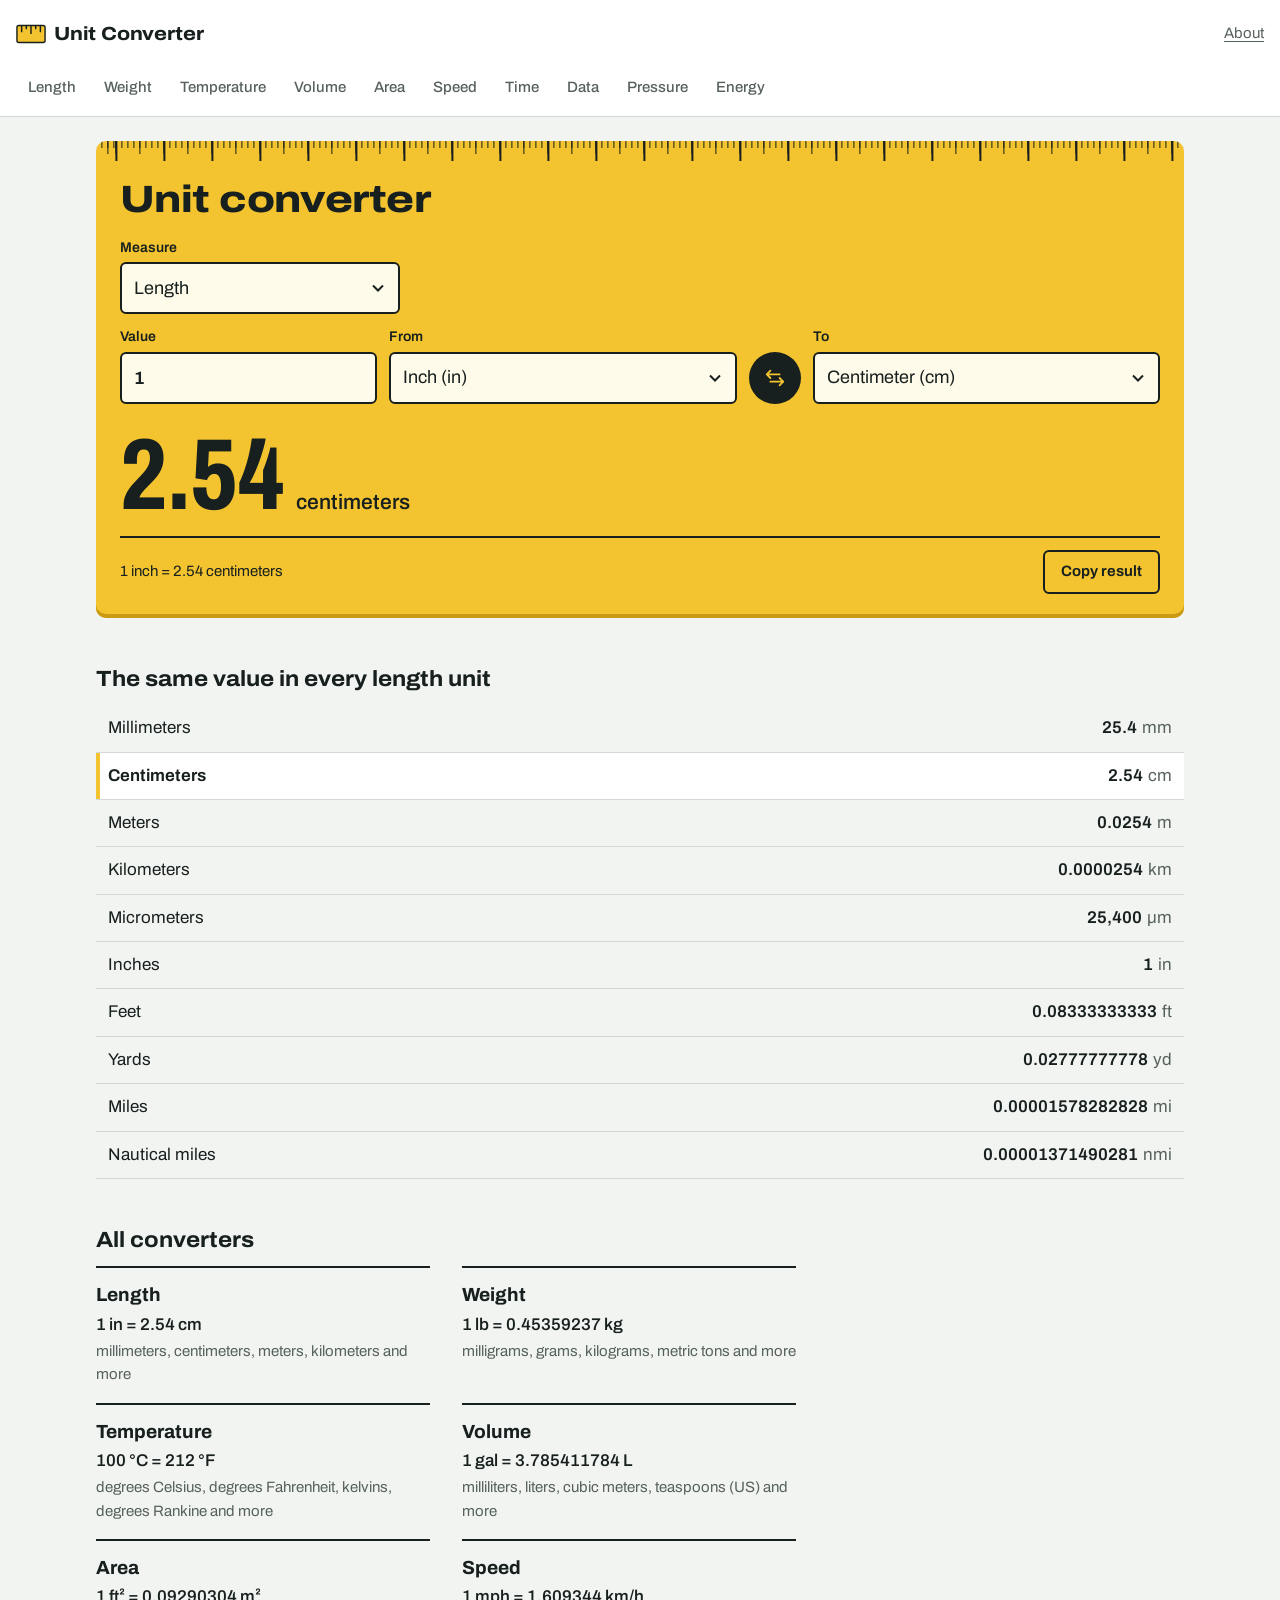
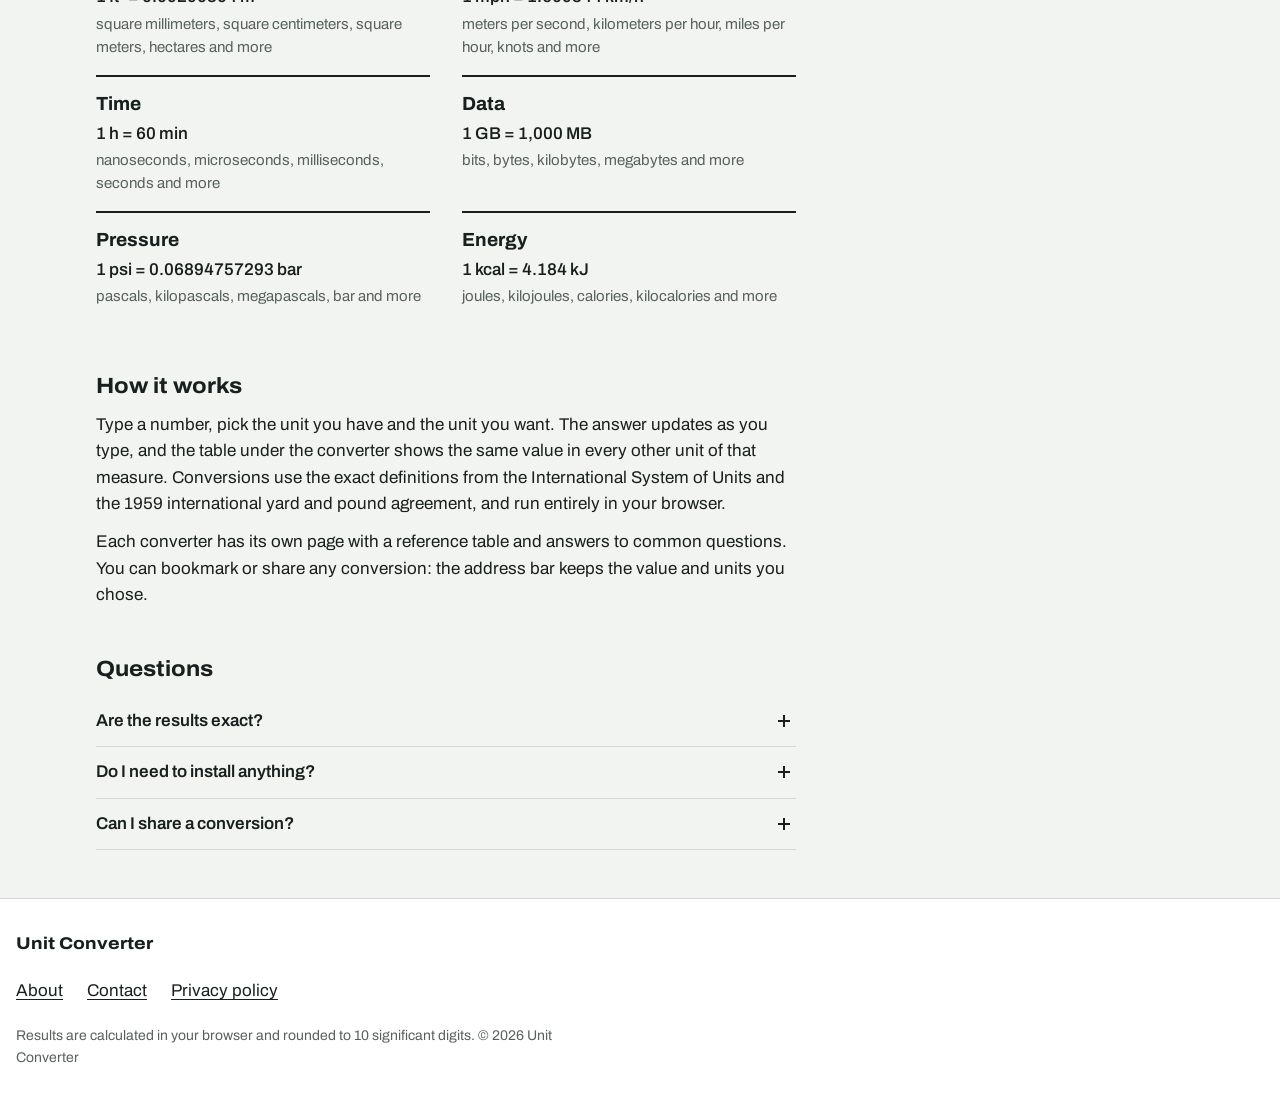
<file: public/index.html>
<!doctype html>
<html lang="en">
<head>
<meta charset="utf-8">
<meta name="viewport" content="width=device-width, initial-scale=1">
<title>Unit Converter: length, weight, temperature and more</title>
<meta name="description" content="Free online unit converter for length, weight, temperature, volume, area, speed, time, data, pressure and energy. Results update as you type.">
<link rel="canonical" href="https://allunitconvert.online/">
<meta property="og:title" content="Unit Converter: length, weight, temperature and more">
<meta property="og:description" content="Free online unit converter for length, weight, temperature, volume, area, speed, time, data, pressure and energy. Results update as you type.">
<meta property="og:type" content="website">
<meta property="og:url" content="https://allunitconvert.online/">
<meta name="theme-color" content="#F4C430">
<link rel="icon" href="favicon.svg" type="image/svg+xml">
<link rel="preconnect" href="https://fonts.googleapis.com">
<link rel="preconnect" href="https://fonts.gstatic.com" crossorigin>
<link rel="stylesheet" href="https://fonts.googleapis.com/css2?family=Archivo:wdth,wght@62..125,400..800&display=swap">
<link rel="stylesheet" href="assets/css/style.css">
<meta name="google-adsense-account" content="ca-pub-8884353000483064">
<script async src="https://pagead2.googlesyndication.com/pagead/js/adsbygoogle.js?client=ca-pub-8884353000483064" crossorigin="anonymous"></script>
<script src="assets/js/ads-config.js"></script>
<script>(function (c, h) {
  if (!c) return;
  var live = c.showPlaceholders === false, s = c.slots || {};
  if (live) h.classList.add("ads-live");
  if (!live || (c.adsenseClient && s["rail-left"])) h.classList.add("has-rail-left");
  if (!live || (c.adsenseClient && s["rail-right"])) h.classList.add("has-rail-right");
})(window.AD_CONFIG, document.documentElement);</script>
<script src="assets/js/ads.js" defer></script>
</head>
<body>
<a class="skip" href="#main">Skip to converter</a>
<header class="site-header">
  <div class="bar">
    <a class="logo" href="./"><svg class="logo-mark" viewBox="0 0 32 32" aria-hidden="true"><rect x="1" y="7" width="30" height="18" rx="2"/><path d="M6 7v7M11 7v4M16 7v9M21 7v4M26 7v7"/></svg><span>Unit Converter</span></a>
    <a class="header-link" href="about.html">About</a>
  </div>
  <nav class="cats" aria-label="Converters"><ul><li><a href="length/">Length</a></li><li><a href="weight/">Weight</a></li><li><a href="temperature/">Temperature</a></li><li><a href="volume/">Volume</a></li><li><a href="area/">Area</a></li><li><a href="speed/">Speed</a></li><li><a href="time/">Time</a></li><li><a href="data/">Data</a></li><li><a href="pressure/">Pressure</a></li><li><a href="energy/">Energy</a></li></ul></nav>
</header>
<div class="ad-band ad-band-top"><div class="ad ad-top-banner " data-ad="top-banner" data-size="728x90"><span class="ad-label">Advertisement</span><span class="ad-ph"><span class="ad-ph-wide">Top banner, 728 × 90</span><span class="ad-ph-narrow">Top banner, 320 × 100</span></span></div></div>
<div class="layout">
  <aside class="rail rail-left" aria-label="Advertisement"><div class="ad ad-rail-left " data-ad="rail-left" data-size="160x600"><span class="ad-label">Advertisement</span><span class="ad-ph"><span class="ad-ph-wide">Vertical banner, 160 × 600</span></span></div></aside>
  <main id="main">
<section class="tape" id="converter" data-category="length" aria-labelledby="cv-title">
  <div class="tape-ticks" aria-hidden="true"></div>
  <div class="tape-inner">
    <h1 id="cv-title">Unit converter</h1>
    <form class="tape-form" onsubmit="return false">
      <label class="field field-cat"><span>Measure</span><select id="cv-category"><option value="length" selected>Length</option><option value="weight">Weight</option><option value="temperature">Temperature</option><option value="volume">Volume</option><option value="area">Area</option><option value="speed">Speed</option><option value="time">Time</option><option value="data">Data</option><option value="pressure">Pressure</option><option value="energy">Energy</option></select></label>
      <label class="field field-value"><span>Value</span>
        <input id="cv-value" type="text" inputmode="decimal" autocomplete="off" spellcheck="false" value="1"></label>
      <label class="field field-from"><span>From</span><select id="cv-from"><option value="mm">Millimeter (mm)</option><option value="cm">Centimeter (cm)</option><option value="m">Meter (m)</option><option value="km">Kilometer (km)</option><option value="um">Micrometer (µm)</option><option value="in" selected>Inch (in)</option><option value="ft">Foot (ft)</option><option value="yd">Yard (yd)</option><option value="mi">Mile (mi)</option><option value="nmi">Nautical mile (nmi)</option></select></label>
      <button type="button" class="swap" id="cv-swap" aria-label="Swap units"><svg viewBox="0 0 24 24" aria-hidden="true"><path d="M7 4 3 8l4 4M3 8h14M17 20l4-4-4-4M21 16H7"/></svg></button>
      <label class="field field-to"><span>To</span><select id="cv-to"><option value="mm">Millimeter (mm)</option><option value="cm" selected>Centimeter (cm)</option><option value="m">Meter (m)</option><option value="km">Kilometer (km)</option><option value="um">Micrometer (µm)</option><option value="in">Inch (in)</option><option value="ft">Foot (ft)</option><option value="yd">Yard (yd)</option><option value="mi">Mile (mi)</option><option value="nmi">Nautical mile (nmi)</option></select></label>
    </form>
    <output class="result" id="cv-result" for="cv-value cv-from cv-to" aria-live="polite">
      <span class="result-num" id="cv-num">2.54</span>
      <span class="result-unit" id="cv-unit">centimeters</span>
    </output>
    <div class="tape-foot">
      <p class="formula" id="cv-formula">1 inch = 2.54 centimeters</p>
      <button type="button" class="copy" id="cv-copy">Copy result</button>
    </div>
  </div>
</section>
<section class="all-units" aria-labelledby="all-title">
  <h2 id="all-title">The same value in every length unit</h2>
  <table><tbody id="cv-all"></tbody></table>
</section>
<section class="ad-tiles" aria-label="Advertisements"><div class="ad ad-tile-1 " data-ad="tile-1" data-size="300x250"><span class="ad-label">Advertisement</span><span class="ad-ph"><span class="ad-ph-wide">Tile 1, 300 × 250</span></span></div><div class="ad ad-tile-2 " data-ad="tile-2" data-size="300x250"><span class="ad-label">Advertisement</span><span class="ad-ph"><span class="ad-ph-wide">Tile 2, 300 × 250</span></span></div><div class="ad ad-tile-3 tile-wide-only" data-ad="tile-3" data-size="300x250"><span class="ad-label">Advertisement</span><span class="ad-ph"><span class="ad-ph-wide">Tile 3, 300 × 250</span></span></div><div class="ad ad-tile-4 tile-wide-only" data-ad="tile-4" data-size="300x250"><span class="ad-label">Advertisement</span><span class="ad-ph"><span class="ad-ph-wide">Tile 4, 300 × 250</span></span></div></section>
<section class="prose" aria-labelledby="cats-title"><h2 id="cats-title">All converters</h2><ul class="cat-list"><li><a href="length/"><strong>Length</strong><span class="cat-ex">1 in = 2.54 cm</span><span class="cat-units">millimeters, centimeters, meters, kilometers and more</span></a></li><li><a href="weight/"><strong>Weight</strong><span class="cat-ex">1 lb = 0.45359237 kg</span><span class="cat-units">milligrams, grams, kilograms, metric tons and more</span></a></li><li><a href="temperature/"><strong>Temperature</strong><span class="cat-ex">100 °C = 212 °F</span><span class="cat-units">degrees Celsius, degrees Fahrenheit, kelvins, degrees Rankine and more</span></a></li><li><a href="volume/"><strong>Volume</strong><span class="cat-ex">1 gal = 3.785411784 L</span><span class="cat-units">milliliters, liters, cubic meters, teaspoons (US) and more</span></a></li><li><a href="area/"><strong>Area</strong><span class="cat-ex">1 ft² = 0.09290304 m²</span><span class="cat-units">square millimeters, square centimeters, square meters, hectares and more</span></a></li><li><a href="speed/"><strong>Speed</strong><span class="cat-ex">1 mph = 1.609344 km/h</span><span class="cat-units">meters per second, kilometers per hour, miles per hour, knots and more</span></a></li><li><a href="time/"><strong>Time</strong><span class="cat-ex">1 h = 60 min</span><span class="cat-units">nanoseconds, microseconds, milliseconds, seconds and more</span></a></li><li><a href="data/"><strong>Data</strong><span class="cat-ex">1 GB = 1,000 MB</span><span class="cat-units">bits, bytes, kilobytes, megabytes and more</span></a></li><li><a href="pressure/"><strong>Pressure</strong><span class="cat-ex">1 psi = 0.06894757293 bar</span><span class="cat-units">pascals, kilopascals, megapascals, bar and more</span></a></li><li><a href="energy/"><strong>Energy</strong><span class="cat-ex">1 kcal = 4.184 kJ</span><span class="cat-units">joules, kilojoules, calories, kilocalories and more</span></a></li></ul></section>
<div class="ad-band ad-band-inline"><div class="ad ad-in-content " data-ad="in-content" data-size="728x90"><span class="ad-label">Advertisement</span><span class="ad-ph"><span class="ad-ph-wide">In-content banner, 728 × 90</span><span class="ad-ph-narrow">In-content banner, 320 × 100</span></span></div></div>
<section class="prose"><h2>How it works</h2><p>Type a number, pick the unit you have and the unit you want. The answer updates as you type, and the table under the converter shows the same value in every other unit of that measure. Conversions use the exact definitions from the International System of Units and the 1959 international yard and pound agreement, and run entirely in your browser.</p><p>Each converter has its own page with a reference table and answers to common questions. You can bookmark or share any conversion: the address bar keeps the value and units you chose.</p></section>
<section class="prose faq" aria-labelledby="faq-title"><h2 id="faq-title">Questions</h2><details><summary>Are the results exact?</summary><p>They are calculated from exact definitions and shown to 10 significant digits. Months and years in the time converter are calendar averages.</p></details><details><summary>Do I need to install anything?</summary><p>No. The converter works in any modern browser, on phones and desktops.</p></details><details><summary>Can I share a conversion?</summary><p>Yes. The page address updates with your value and units, so copy it from the address bar.</p></details></section>
  </main>
  <aside class="rail rail-right" aria-label="Advertisement"><div class="ad ad-rail-right " data-ad="rail-right" data-size="300x600"><span class="ad-label">Advertisement</span><span class="ad-ph"><span class="ad-ph-wide">Vertical banner, 300 × 600</span></span></div></aside>
</div>
<div class="ad-band ad-band-bottom"><div class="ad ad-bottom-banner " data-ad="bottom-banner" data-size="728x90"><span class="ad-label">Advertisement</span><span class="ad-ph"><span class="ad-ph-wide">Bottom banner, 728 × 90</span><span class="ad-ph-narrow">Bottom banner, 320 × 100</span></span></div></div>
<footer class="site-footer">
  <div class="footer-inner">
    <p class="footer-name">Unit Converter</p>
    <ul class="footer-links">
      <li><a href="about.html">About</a></li>
      <li><a href="contact.html">Contact</a></li>
      <li><a href="privacy.html">Privacy policy</a></li>
    </ul>
    <p class="footer-note">Results are calculated in your browser and rounded to 10 significant digits. &copy; 2026 Unit Converter</p>
  </div>
</footer>
<aside class="video-ad" id="video-ad" aria-label="Video advertisement" hidden>
  <div class="video-ad-head"><span class="ad-label">Advertisement</span>
    <button type="button" class="icon-btn" data-close-video aria-label="Close video ad">&times;</button></div>
  <div class="video-ad-body" data-ad="video" data-size="320x180"><span class="ad-ph">Video ad, 320 × 180</span></div>
</aside>
<div class="interstitial" id="interstitial" role="dialog" aria-modal="true" aria-label="Advertisement" hidden>
  <div class="interstitial-panel">
    <div class="interstitial-head"><span class="ad-label">Advertisement</span>
      <button type="button" class="continue-btn" data-close-interstitial>Continue to page</button></div>
    <div class="interstitial-body" data-ad="interstitial" data-size="fullscreen"><span class="ad-ph">Full-screen ad</span></div>
  </div>
</div>
<script src="assets/js/units.js"></script><script src="assets/js/converter.js"></script>
</body>
</html>
</file>
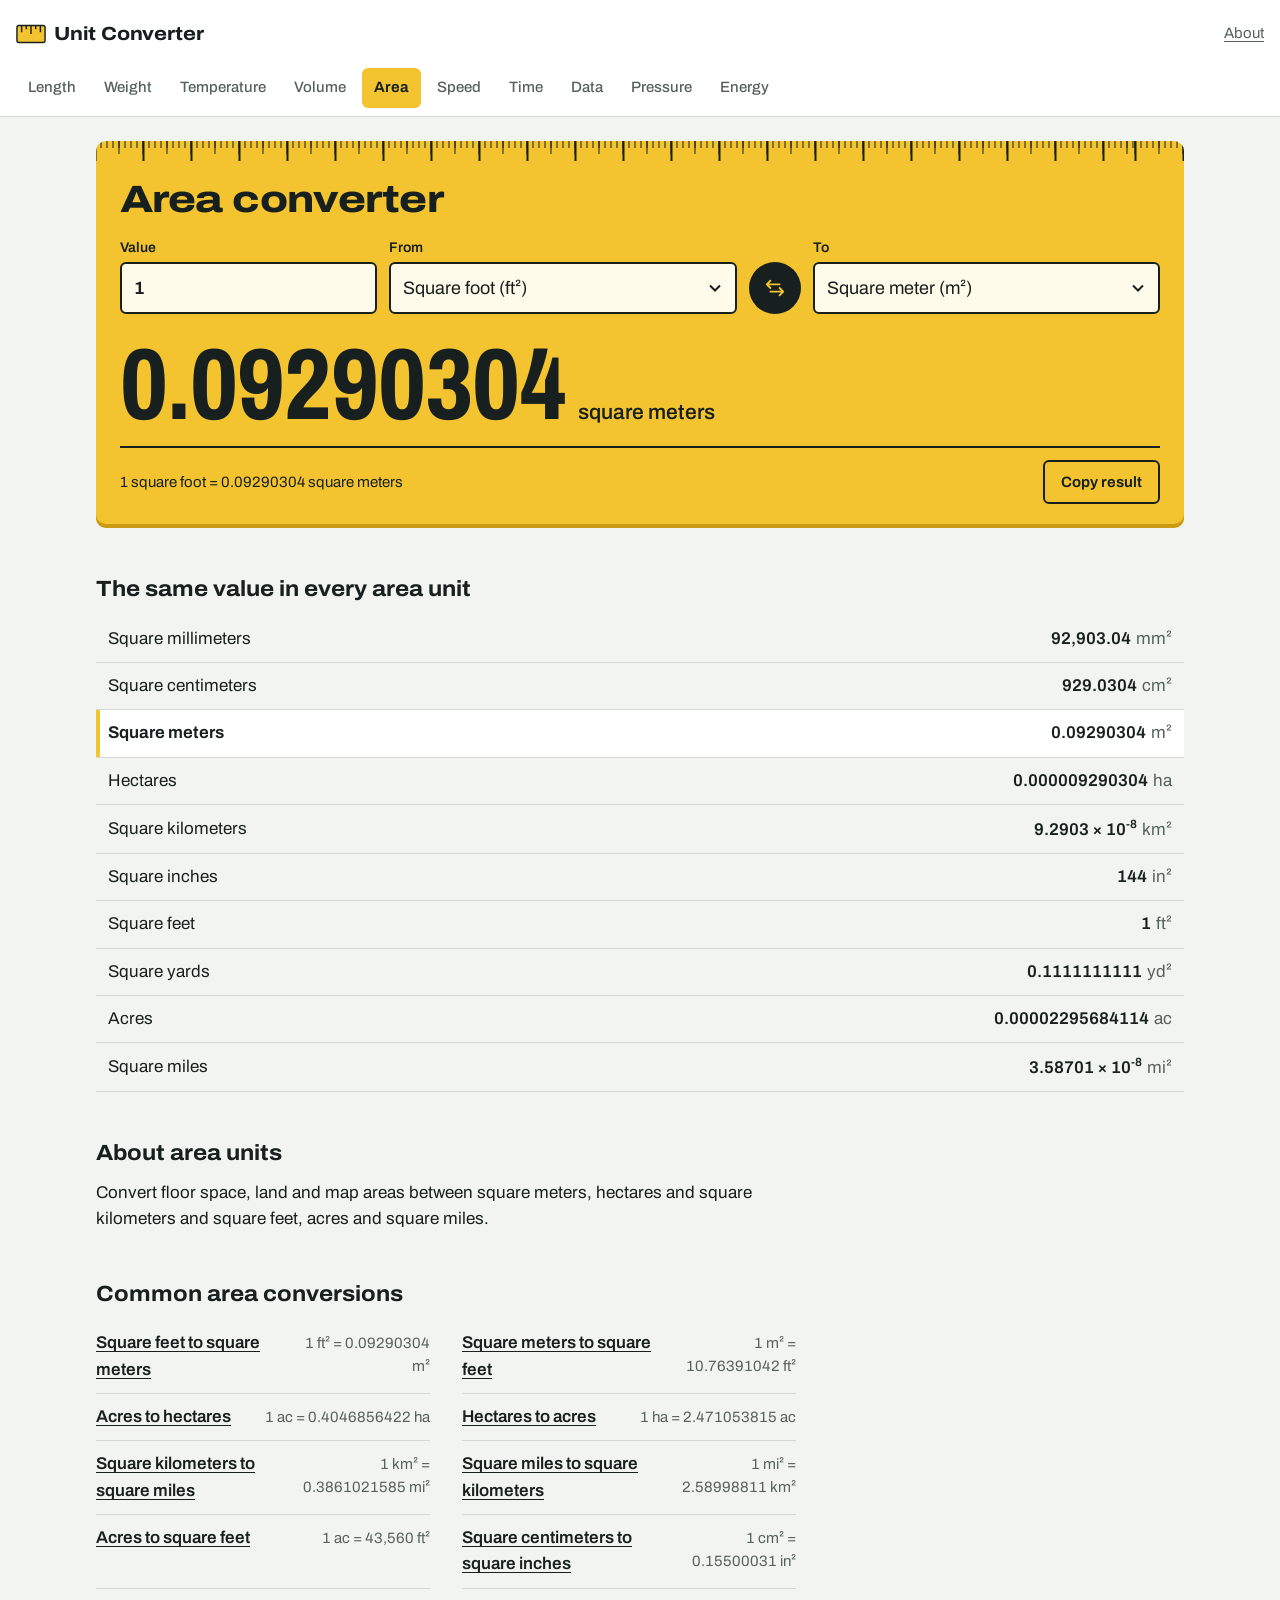
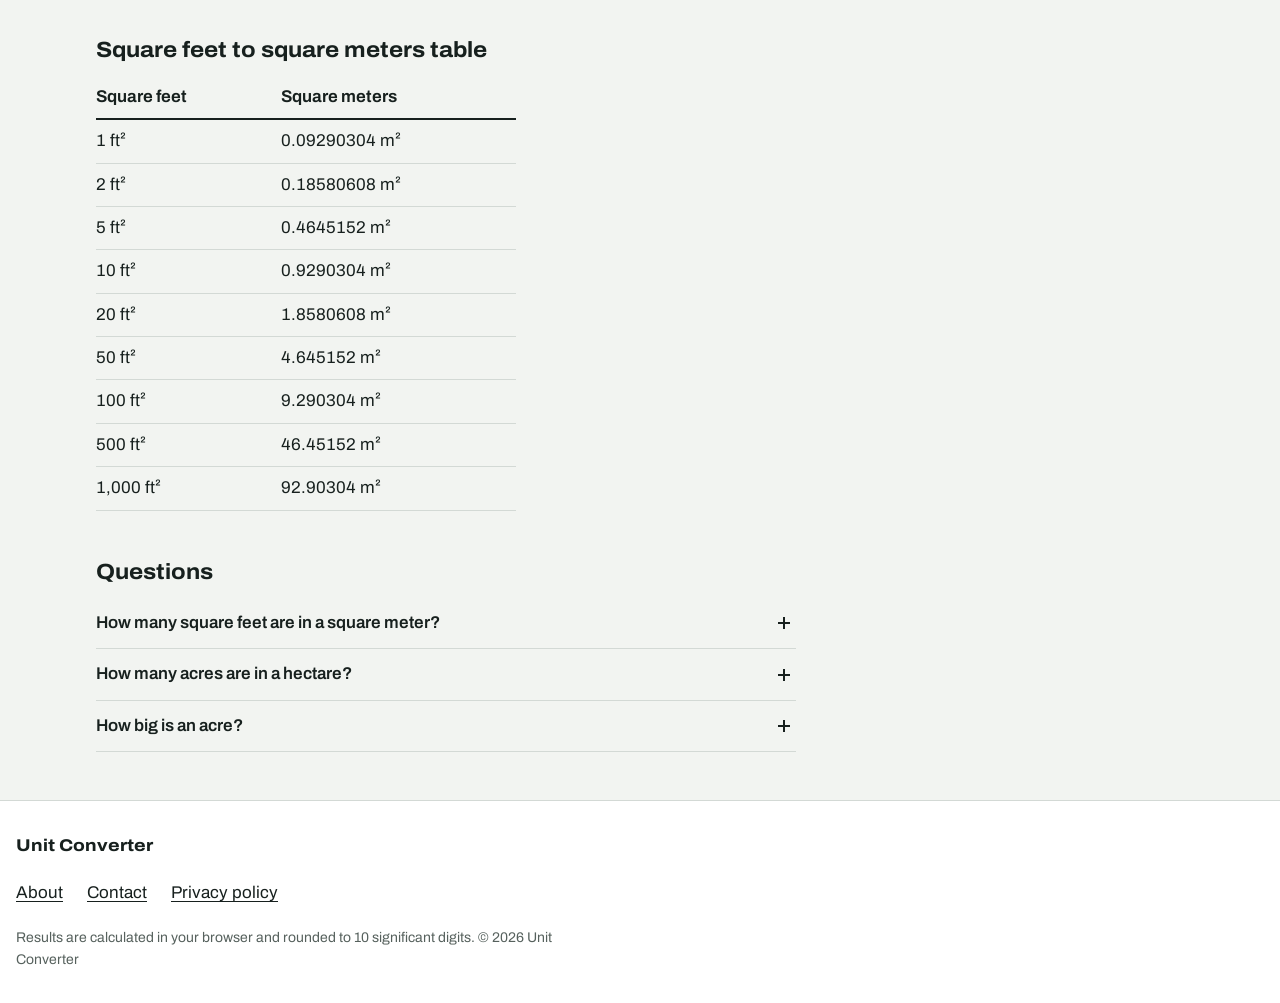
<file: public/area/index.html>
<!doctype html>
<html lang="en">
<head>
<meta charset="utf-8">
<meta name="viewport" content="width=device-width, initial-scale=1">
<title>Area converter: square feet to square meters and more | Unit Converter</title>
<meta name="description" content="Free area converter. Convert floor space, land and map areas between square meters, hectares and square kilometers and square feet, acres and square miles..">
<link rel="canonical" href="https://allunitconvert.online/area/">
<meta property="og:title" content="Area converter: square feet to square meters and more | Unit Converter">
<meta property="og:description" content="Free area converter. Convert floor space, land and map areas between square meters, hectares and square kilometers and square feet, acres and square miles..">
<meta property="og:type" content="website">
<meta property="og:url" content="https://allunitconvert.online/area/">
<meta name="theme-color" content="#F4C430">
<link rel="icon" href="../favicon.svg" type="image/svg+xml">
<link rel="preconnect" href="https://fonts.googleapis.com">
<link rel="preconnect" href="https://fonts.gstatic.com" crossorigin>
<link rel="stylesheet" href="https://fonts.googleapis.com/css2?family=Archivo:wdth,wght@62..125,400..800&display=swap">
<link rel="stylesheet" href="../assets/css/style.css">
<meta name="google-adsense-account" content="ca-pub-8884353000483064">
<script async src="https://pagead2.googlesyndication.com/pagead/js/adsbygoogle.js?client=ca-pub-8884353000483064" crossorigin="anonymous"></script>
<script src="../assets/js/ads-config.js"></script>
<script>(function (c, h) {
  if (!c) return;
  var live = c.showPlaceholders === false, s = c.slots || {};
  if (live) h.classList.add("ads-live");
  if (!live || (c.adsenseClient && s["rail-left"])) h.classList.add("has-rail-left");
  if (!live || (c.adsenseClient && s["rail-right"])) h.classList.add("has-rail-right");
})(window.AD_CONFIG, document.documentElement);</script>
<script src="../assets/js/ads.js" defer></script>
</head>
<body>
<a class="skip" href="#main">Skip to converter</a>
<header class="site-header">
  <div class="bar">
    <a class="logo" href="../"><svg class="logo-mark" viewBox="0 0 32 32" aria-hidden="true"><rect x="1" y="7" width="30" height="18" rx="2"/><path d="M6 7v7M11 7v4M16 7v9M21 7v4M26 7v7"/></svg><span>Unit Converter</span></a>
    <a class="header-link" href="../about.html">About</a>
  </div>
  <nav class="cats" aria-label="Converters"><ul><li><a href="../length/">Length</a></li><li><a href="../weight/">Weight</a></li><li><a href="../temperature/">Temperature</a></li><li><a href="../volume/">Volume</a></li><li><a href="../area/" aria-current="page">Area</a></li><li><a href="../speed/">Speed</a></li><li><a href="../time/">Time</a></li><li><a href="../data/">Data</a></li><li><a href="../pressure/">Pressure</a></li><li><a href="../energy/">Energy</a></li></ul></nav>
</header>
<div class="ad-band ad-band-top"><div class="ad ad-top-banner " data-ad="top-banner" data-size="728x90"><span class="ad-label">Advertisement</span><span class="ad-ph"><span class="ad-ph-wide">Top banner, 728 × 90</span><span class="ad-ph-narrow">Top banner, 320 × 100</span></span></div></div>
<div class="layout">
  <aside class="rail rail-left" aria-label="Advertisement"><div class="ad ad-rail-left " data-ad="rail-left" data-size="160x600"><span class="ad-label">Advertisement</span><span class="ad-ph"><span class="ad-ph-wide">Vertical banner, 160 × 600</span></span></div></aside>
  <main id="main">
<section class="tape" id="converter" data-category="area" aria-labelledby="cv-title">
  <div class="tape-ticks" aria-hidden="true"></div>
  <div class="tape-inner">
    <h1 id="cv-title">Area converter</h1>
    <form class="tape-form" onsubmit="return false">
      
      <label class="field field-value"><span>Value</span>
        <input id="cv-value" type="text" inputmode="decimal" autocomplete="off" spellcheck="false" value="1"></label>
      <label class="field field-from"><span>From</span><select id="cv-from"><option value="mm2">Square millimeter (mm²)</option><option value="cm2">Square centimeter (cm²)</option><option value="m2">Square meter (m²)</option><option value="ha">Hectare (ha)</option><option value="km2">Square kilometer (km²)</option><option value="in2">Square inch (in²)</option><option value="ft2" selected>Square foot (ft²)</option><option value="yd2">Square yard (yd²)</option><option value="ac">Acre (ac)</option><option value="mi2">Square mile (mi²)</option></select></label>
      <button type="button" class="swap" id="cv-swap" aria-label="Swap units"><svg viewBox="0 0 24 24" aria-hidden="true"><path d="M7 4 3 8l4 4M3 8h14M17 20l4-4-4-4M21 16H7"/></svg></button>
      <label class="field field-to"><span>To</span><select id="cv-to"><option value="mm2">Square millimeter (mm²)</option><option value="cm2">Square centimeter (cm²)</option><option value="m2" selected>Square meter (m²)</option><option value="ha">Hectare (ha)</option><option value="km2">Square kilometer (km²)</option><option value="in2">Square inch (in²)</option><option value="ft2">Square foot (ft²)</option><option value="yd2">Square yard (yd²)</option><option value="ac">Acre (ac)</option><option value="mi2">Square mile (mi²)</option></select></label>
    </form>
    <output class="result" id="cv-result" for="cv-value cv-from cv-to" aria-live="polite">
      <span class="result-num" id="cv-num">0.09290304</span>
      <span class="result-unit" id="cv-unit">square meters</span>
    </output>
    <div class="tape-foot">
      <p class="formula" id="cv-formula">1 square foot = 0.09290304 square meters</p>
      <button type="button" class="copy" id="cv-copy">Copy result</button>
    </div>
  </div>
</section>
<section class="all-units" aria-labelledby="all-title">
  <h2 id="all-title">The same value in every area unit</h2>
  <table><tbody id="cv-all"></tbody></table>
</section>
<section class="ad-tiles" aria-label="Advertisements"><div class="ad ad-tile-1 " data-ad="tile-1" data-size="300x250"><span class="ad-label">Advertisement</span><span class="ad-ph"><span class="ad-ph-wide">Tile 1, 300 × 250</span></span></div><div class="ad ad-tile-2 " data-ad="tile-2" data-size="300x250"><span class="ad-label">Advertisement</span><span class="ad-ph"><span class="ad-ph-wide">Tile 2, 300 × 250</span></span></div><div class="ad ad-tile-3 tile-wide-only" data-ad="tile-3" data-size="300x250"><span class="ad-label">Advertisement</span><span class="ad-ph"><span class="ad-ph-wide">Tile 3, 300 × 250</span></span></div><div class="ad ad-tile-4 tile-wide-only" data-ad="tile-4" data-size="300x250"><span class="ad-label">Advertisement</span><span class="ad-ph"><span class="ad-ph-wide">Tile 4, 300 × 250</span></span></div></section>
<section class="prose"><h2>About area units</h2><p>Convert floor space, land and map areas between square meters, hectares and square kilometers and square feet, acres and square miles.</p></section>
<div class="ad-band ad-band-inline"><div class="ad ad-in-content " data-ad="in-content" data-size="728x90"><span class="ad-label">Advertisement</span><span class="ad-ph"><span class="ad-ph-wide">In-content banner, 728 × 90</span><span class="ad-ph-narrow">In-content banner, 320 × 100</span></span></div></div>
<section class="prose" aria-labelledby="pop-title">
  <h2 id="pop-title">Common area conversions</h2>
  <ul class="pairs"><li><a href="./?from=ft2&amp;to=m2">Square feet to square meters</a><span>1 ft² = 0.09290304 m²</span></li><li><a href="./?from=m2&amp;to=ft2">Square meters to square feet</a><span>1 m² = 10.76391042 ft²</span></li><li><a href="./?from=ac&amp;to=ha">Acres to hectares</a><span>1 ac = 0.4046856422 ha</span></li><li><a href="./?from=ha&amp;to=ac">Hectares to acres</a><span>1 ha = 2.471053815 ac</span></li><li><a href="./?from=km2&amp;to=mi2">Square kilometers to square miles</a><span>1 km² = 0.3861021585 mi²</span></li><li><a href="./?from=mi2&amp;to=km2">Square miles to square kilometers</a><span>1 mi² = 2.58998811 km²</span></li><li><a href="./?from=ac&amp;to=ft2">Acres to square feet</a><span>1 ac = 43,560 ft²</span></li><li><a href="./?from=cm2&amp;to=in2">Square centimeters to square inches</a><span>1 cm² = 0.15500031 in²</span></li></ul>
</section>
<section class="prose" aria-labelledby="ref-title">
  <h2 id="ref-title">Square feet to square meters table</h2>
  <table class="ref"><thead><tr><th scope="col">Square feet</th><th scope="col">Square meters</th></tr></thead>
  <tbody><tr><td>1 ft²</td><td>0.09290304 m²</td></tr><tr><td>2 ft²</td><td>0.18580608 m²</td></tr><tr><td>5 ft²</td><td>0.4645152 m²</td></tr><tr><td>10 ft²</td><td>0.9290304 m²</td></tr><tr><td>20 ft²</td><td>1.8580608 m²</td></tr><tr><td>50 ft²</td><td>4.645152 m²</td></tr><tr><td>100 ft²</td><td>9.290304 m²</td></tr><tr><td>500 ft²</td><td>46.45152 m²</td></tr><tr><td>1,000 ft²</td><td>92.90304 m²</td></tr></tbody></table>
</section>
<section class="prose faq" aria-labelledby="faq-title"><h2 id="faq-title">Questions</h2><details><summary>How many square feet are in a square meter?</summary><p>About 10.764 square feet.</p></details><details><summary>How many acres are in a hectare?</summary><p>About 2.471 acres. A hectare is 10,000 square meters.</p></details><details><summary>How big is an acre?</summary><p>43,560 square feet, or about 4,047 square meters.</p></details></section>
  </main>
  <aside class="rail rail-right" aria-label="Advertisement"><div class="ad ad-rail-right " data-ad="rail-right" data-size="300x600"><span class="ad-label">Advertisement</span><span class="ad-ph"><span class="ad-ph-wide">Vertical banner, 300 × 600</span></span></div></aside>
</div>
<div class="ad-band ad-band-bottom"><div class="ad ad-bottom-banner " data-ad="bottom-banner" data-size="728x90"><span class="ad-label">Advertisement</span><span class="ad-ph"><span class="ad-ph-wide">Bottom banner, 728 × 90</span><span class="ad-ph-narrow">Bottom banner, 320 × 100</span></span></div></div>
<footer class="site-footer">
  <div class="footer-inner">
    <p class="footer-name">Unit Converter</p>
    <ul class="footer-links">
      <li><a href="../about.html">About</a></li>
      <li><a href="../contact.html">Contact</a></li>
      <li><a href="../privacy.html">Privacy policy</a></li>
    </ul>
    <p class="footer-note">Results are calculated in your browser and rounded to 10 significant digits. &copy; 2026 Unit Converter</p>
  </div>
</footer>
<aside class="video-ad" id="video-ad" aria-label="Video advertisement" hidden>
  <div class="video-ad-head"><span class="ad-label">Advertisement</span>
    <button type="button" class="icon-btn" data-close-video aria-label="Close video ad">&times;</button></div>
  <div class="video-ad-body" data-ad="video" data-size="320x180"><span class="ad-ph">Video ad, 320 × 180</span></div>
</aside>
<div class="interstitial" id="interstitial" role="dialog" aria-modal="true" aria-label="Advertisement" hidden>
  <div class="interstitial-panel">
    <div class="interstitial-head"><span class="ad-label">Advertisement</span>
      <button type="button" class="continue-btn" data-close-interstitial>Continue to page</button></div>
    <div class="interstitial-body" data-ad="interstitial" data-size="fullscreen"><span class="ad-ph">Full-screen ad</span></div>
  </div>
</div>
<script src="../assets/js/units.js"></script><script src="../assets/js/converter.js"></script>
</body>
</html>
</file>
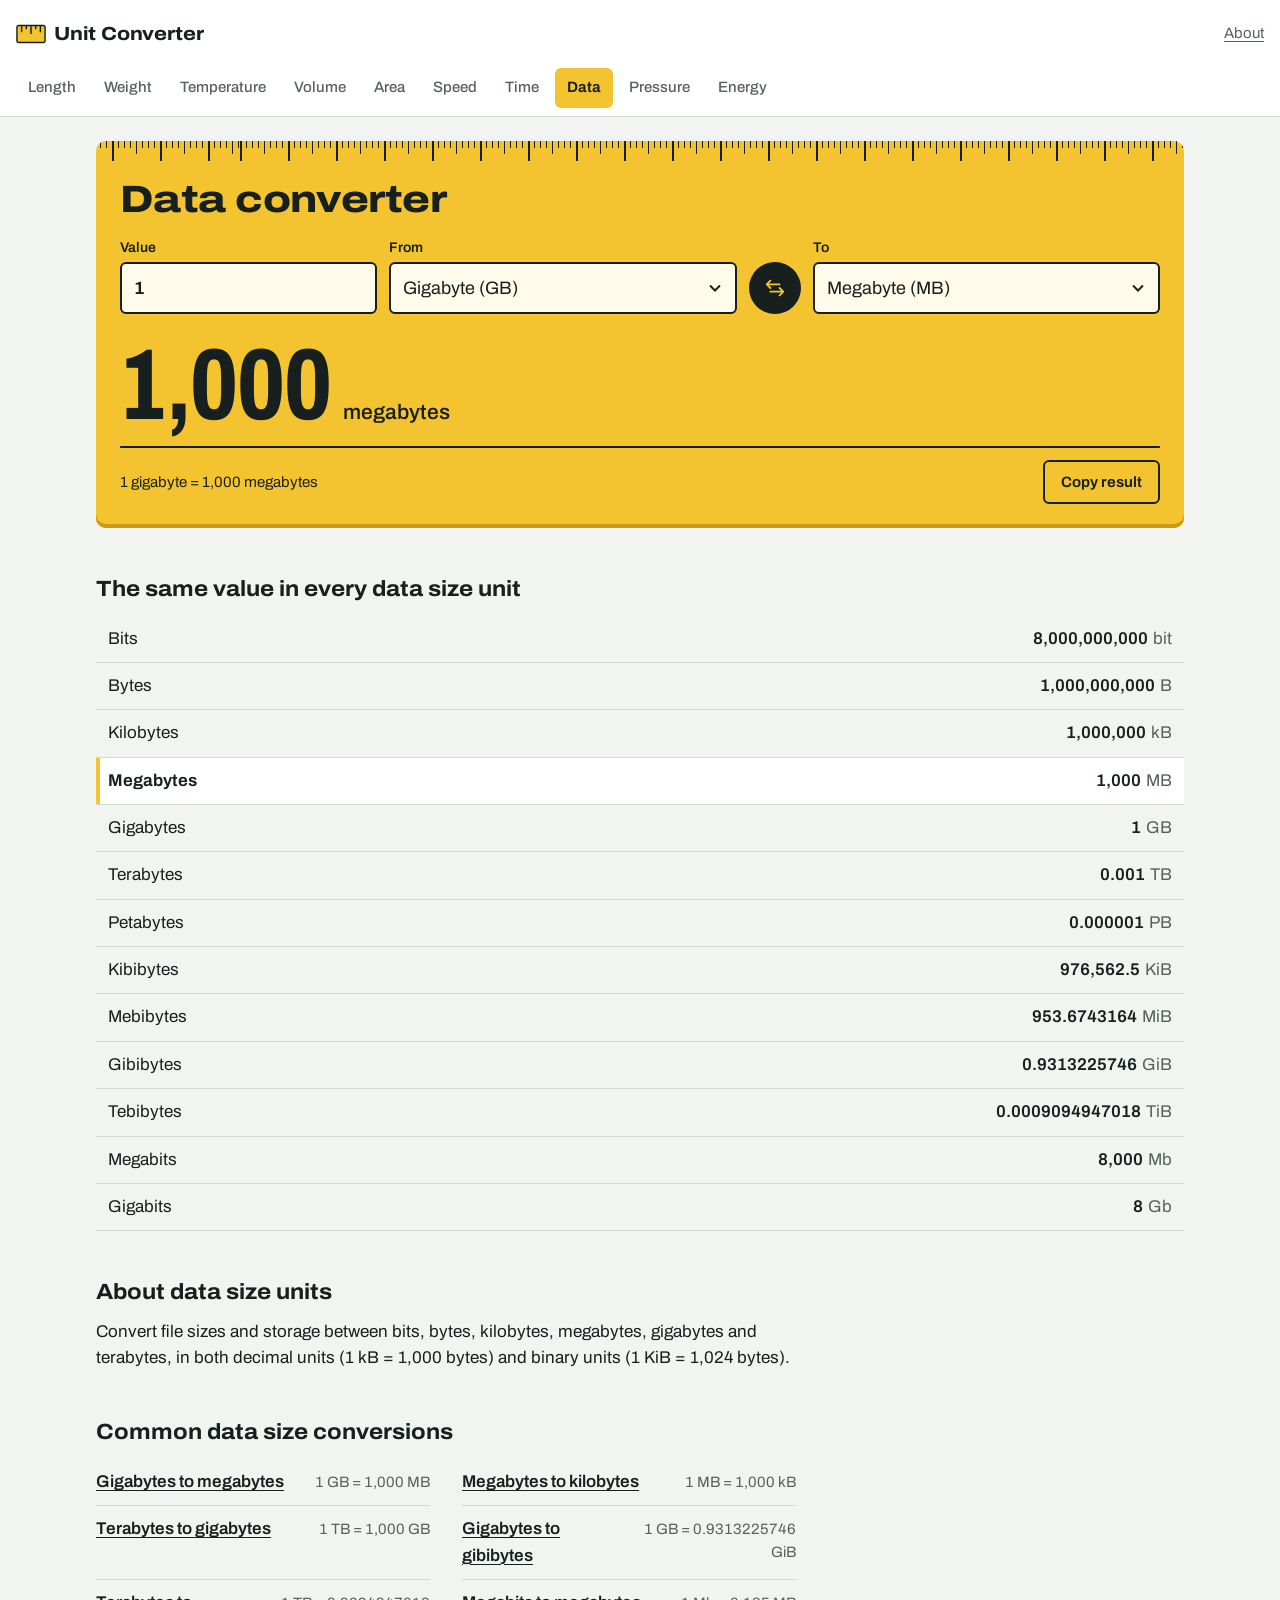
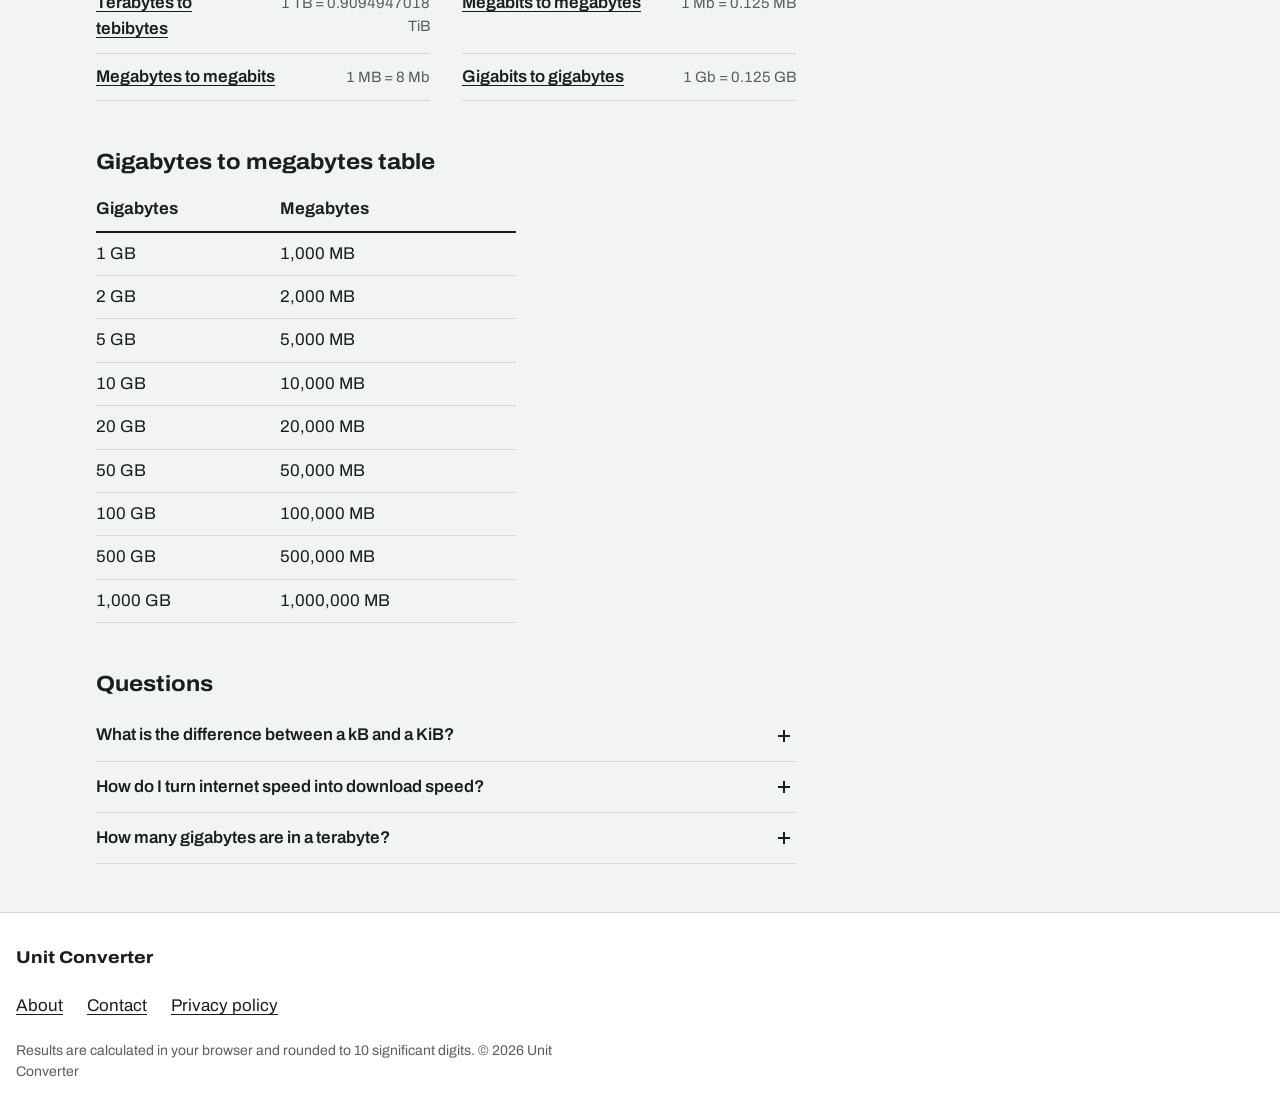
<file: public/data/index.html>
<!doctype html>
<html lang="en">
<head>
<meta charset="utf-8">
<meta name="viewport" content="width=device-width, initial-scale=1">
<title>Data converter: gigabytes to megabytes and more | Unit Converter</title>
<meta name="description" content="Free data size converter. Convert file sizes and storage between bits, bytes, kilobytes, megabytes, gigabytes and terabytes, in both decimal units (1 kB = 1,000 bytes) and binary units (1 KiB = 1,024 bytes)..">
<link rel="canonical" href="https://allunitconvert.online/data/">
<meta property="og:title" content="Data converter: gigabytes to megabytes and more | Unit Converter">
<meta property="og:description" content="Free data size converter. Convert file sizes and storage between bits, bytes, kilobytes, megabytes, gigabytes and terabytes, in both decimal units (1 kB = 1,000 bytes) and binary units (1 KiB = 1,024 bytes)..">
<meta property="og:type" content="website">
<meta property="og:url" content="https://allunitconvert.online/data/">
<meta name="theme-color" content="#F4C430">
<link rel="icon" href="../favicon.svg" type="image/svg+xml">
<link rel="preconnect" href="https://fonts.googleapis.com">
<link rel="preconnect" href="https://fonts.gstatic.com" crossorigin>
<link rel="stylesheet" href="https://fonts.googleapis.com/css2?family=Archivo:wdth,wght@62..125,400..800&display=swap">
<link rel="stylesheet" href="../assets/css/style.css">
<meta name="google-adsense-account" content="ca-pub-8884353000483064">
<script async src="https://pagead2.googlesyndication.com/pagead/js/adsbygoogle.js?client=ca-pub-8884353000483064" crossorigin="anonymous"></script>
<script src="../assets/js/ads-config.js"></script>
<script>(function (c, h) {
  if (!c) return;
  var live = c.showPlaceholders === false, s = c.slots || {};
  if (live) h.classList.add("ads-live");
  if (!live || (c.adsenseClient && s["rail-left"])) h.classList.add("has-rail-left");
  if (!live || (c.adsenseClient && s["rail-right"])) h.classList.add("has-rail-right");
})(window.AD_CONFIG, document.documentElement);</script>
<script src="../assets/js/ads.js" defer></script>
</head>
<body>
<a class="skip" href="#main">Skip to converter</a>
<header class="site-header">
  <div class="bar">
    <a class="logo" href="../"><svg class="logo-mark" viewBox="0 0 32 32" aria-hidden="true"><rect x="1" y="7" width="30" height="18" rx="2"/><path d="M6 7v7M11 7v4M16 7v9M21 7v4M26 7v7"/></svg><span>Unit Converter</span></a>
    <a class="header-link" href="../about.html">About</a>
  </div>
  <nav class="cats" aria-label="Converters"><ul><li><a href="../length/">Length</a></li><li><a href="../weight/">Weight</a></li><li><a href="../temperature/">Temperature</a></li><li><a href="../volume/">Volume</a></li><li><a href="../area/">Area</a></li><li><a href="../speed/">Speed</a></li><li><a href="../time/">Time</a></li><li><a href="../data/" aria-current="page">Data</a></li><li><a href="../pressure/">Pressure</a></li><li><a href="../energy/">Energy</a></li></ul></nav>
</header>
<div class="ad-band ad-band-top"><div class="ad ad-top-banner " data-ad="top-banner" data-size="728x90"><span class="ad-label">Advertisement</span><span class="ad-ph"><span class="ad-ph-wide">Top banner, 728 × 90</span><span class="ad-ph-narrow">Top banner, 320 × 100</span></span></div></div>
<div class="layout">
  <aside class="rail rail-left" aria-label="Advertisement"><div class="ad ad-rail-left " data-ad="rail-left" data-size="160x600"><span class="ad-label">Advertisement</span><span class="ad-ph"><span class="ad-ph-wide">Vertical banner, 160 × 600</span></span></div></aside>
  <main id="main">
<section class="tape" id="converter" data-category="data" aria-labelledby="cv-title">
  <div class="tape-ticks" aria-hidden="true"></div>
  <div class="tape-inner">
    <h1 id="cv-title">Data converter</h1>
    <form class="tape-form" onsubmit="return false">
      
      <label class="field field-value"><span>Value</span>
        <input id="cv-value" type="text" inputmode="decimal" autocomplete="off" spellcheck="false" value="1"></label>
      <label class="field field-from"><span>From</span><select id="cv-from"><option value="bit">Bit (bit)</option><option value="B">Byte (B)</option><option value="kB">Kilobyte (kB)</option><option value="MB">Megabyte (MB)</option><option value="GB" selected>Gigabyte (GB)</option><option value="TB">Terabyte (TB)</option><option value="PB">Petabyte (PB)</option><option value="KiB">Kibibyte (KiB)</option><option value="MiB">Mebibyte (MiB)</option><option value="GiB">Gibibyte (GiB)</option><option value="TiB">Tebibyte (TiB)</option><option value="Mbit">Megabit (Mb)</option><option value="Gbit">Gigabit (Gb)</option></select></label>
      <button type="button" class="swap" id="cv-swap" aria-label="Swap units"><svg viewBox="0 0 24 24" aria-hidden="true"><path d="M7 4 3 8l4 4M3 8h14M17 20l4-4-4-4M21 16H7"/></svg></button>
      <label class="field field-to"><span>To</span><select id="cv-to"><option value="bit">Bit (bit)</option><option value="B">Byte (B)</option><option value="kB">Kilobyte (kB)</option><option value="MB" selected>Megabyte (MB)</option><option value="GB">Gigabyte (GB)</option><option value="TB">Terabyte (TB)</option><option value="PB">Petabyte (PB)</option><option value="KiB">Kibibyte (KiB)</option><option value="MiB">Mebibyte (MiB)</option><option value="GiB">Gibibyte (GiB)</option><option value="TiB">Tebibyte (TiB)</option><option value="Mbit">Megabit (Mb)</option><option value="Gbit">Gigabit (Gb)</option></select></label>
    </form>
    <output class="result" id="cv-result" for="cv-value cv-from cv-to" aria-live="polite">
      <span class="result-num" id="cv-num">1,000</span>
      <span class="result-unit" id="cv-unit">megabytes</span>
    </output>
    <div class="tape-foot">
      <p class="formula" id="cv-formula">1 gigabyte = 1,000 megabytes</p>
      <button type="button" class="copy" id="cv-copy">Copy result</button>
    </div>
  </div>
</section>
<section class="all-units" aria-labelledby="all-title">
  <h2 id="all-title">The same value in every data size unit</h2>
  <table><tbody id="cv-all"></tbody></table>
</section>
<section class="ad-tiles" aria-label="Advertisements"><div class="ad ad-tile-1 " data-ad="tile-1" data-size="300x250"><span class="ad-label">Advertisement</span><span class="ad-ph"><span class="ad-ph-wide">Tile 1, 300 × 250</span></span></div><div class="ad ad-tile-2 " data-ad="tile-2" data-size="300x250"><span class="ad-label">Advertisement</span><span class="ad-ph"><span class="ad-ph-wide">Tile 2, 300 × 250</span></span></div><div class="ad ad-tile-3 tile-wide-only" data-ad="tile-3" data-size="300x250"><span class="ad-label">Advertisement</span><span class="ad-ph"><span class="ad-ph-wide">Tile 3, 300 × 250</span></span></div><div class="ad ad-tile-4 tile-wide-only" data-ad="tile-4" data-size="300x250"><span class="ad-label">Advertisement</span><span class="ad-ph"><span class="ad-ph-wide">Tile 4, 300 × 250</span></span></div></section>
<section class="prose"><h2>About data size units</h2><p>Convert file sizes and storage between bits, bytes, kilobytes, megabytes, gigabytes and terabytes, in both decimal units (1 kB = 1,000 bytes) and binary units (1 KiB = 1,024 bytes).</p></section>
<div class="ad-band ad-band-inline"><div class="ad ad-in-content " data-ad="in-content" data-size="728x90"><span class="ad-label">Advertisement</span><span class="ad-ph"><span class="ad-ph-wide">In-content banner, 728 × 90</span><span class="ad-ph-narrow">In-content banner, 320 × 100</span></span></div></div>
<section class="prose" aria-labelledby="pop-title">
  <h2 id="pop-title">Common data size conversions</h2>
  <ul class="pairs"><li><a href="./?from=GB&amp;to=MB">Gigabytes to megabytes</a><span>1 GB = 1,000 MB</span></li><li><a href="./?from=MB&amp;to=kB">Megabytes to kilobytes</a><span>1 MB = 1,000 kB</span></li><li><a href="./?from=TB&amp;to=GB">Terabytes to gigabytes</a><span>1 TB = 1,000 GB</span></li><li><a href="./?from=GB&amp;to=GiB">Gigabytes to gibibytes</a><span>1 GB = 0.9313225746 GiB</span></li><li><a href="./?from=TB&amp;to=TiB">Terabytes to tebibytes</a><span>1 TB = 0.9094947018 TiB</span></li><li><a href="./?from=Mbit&amp;to=MB">Megabits to megabytes</a><span>1 Mb = 0.125 MB</span></li><li><a href="./?from=MB&amp;to=Mbit">Megabytes to megabits</a><span>1 MB = 8 Mb</span></li><li><a href="./?from=Gbit&amp;to=GB">Gigabits to gigabytes</a><span>1 Gb = 0.125 GB</span></li></ul>
</section>
<section class="prose" aria-labelledby="ref-title">
  <h2 id="ref-title">Gigabytes to megabytes table</h2>
  <table class="ref"><thead><tr><th scope="col">Gigabytes</th><th scope="col">Megabytes</th></tr></thead>
  <tbody><tr><td>1 GB</td><td>1,000 MB</td></tr><tr><td>2 GB</td><td>2,000 MB</td></tr><tr><td>5 GB</td><td>5,000 MB</td></tr><tr><td>10 GB</td><td>10,000 MB</td></tr><tr><td>20 GB</td><td>20,000 MB</td></tr><tr><td>50 GB</td><td>50,000 MB</td></tr><tr><td>100 GB</td><td>100,000 MB</td></tr><tr><td>500 GB</td><td>500,000 MB</td></tr><tr><td>1,000 GB</td><td>1,000,000 MB</td></tr></tbody></table>
</section>
<section class="prose faq" aria-labelledby="faq-title"><h2 id="faq-title">Questions</h2><details><summary>What is the difference between a kB and a KiB?</summary><p>A kilobyte (kB) is 1,000 bytes. A kibibyte (KiB) is 1,024 bytes. That is why a 1 TB drive shows up as about 931 GiB.</p></details><details><summary>How do I turn internet speed into download speed?</summary><p>Divide megabits by 8 to get megabytes. A 100 Mbps connection moves at most 12.5 MB per second.</p></details><details><summary>How many gigabytes are in a terabyte?</summary><p>1,000 gigabytes, or 1,024 gibibytes in a tebibyte.</p></details></section>
  </main>
  <aside class="rail rail-right" aria-label="Advertisement"><div class="ad ad-rail-right " data-ad="rail-right" data-size="300x600"><span class="ad-label">Advertisement</span><span class="ad-ph"><span class="ad-ph-wide">Vertical banner, 300 × 600</span></span></div></aside>
</div>
<div class="ad-band ad-band-bottom"><div class="ad ad-bottom-banner " data-ad="bottom-banner" data-size="728x90"><span class="ad-label">Advertisement</span><span class="ad-ph"><span class="ad-ph-wide">Bottom banner, 728 × 90</span><span class="ad-ph-narrow">Bottom banner, 320 × 100</span></span></div></div>
<footer class="site-footer">
  <div class="footer-inner">
    <p class="footer-name">Unit Converter</p>
    <ul class="footer-links">
      <li><a href="../about.html">About</a></li>
      <li><a href="../contact.html">Contact</a></li>
      <li><a href="../privacy.html">Privacy policy</a></li>
    </ul>
    <p class="footer-note">Results are calculated in your browser and rounded to 10 significant digits. &copy; 2026 Unit Converter</p>
  </div>
</footer>
<aside class="video-ad" id="video-ad" aria-label="Video advertisement" hidden>
  <div class="video-ad-head"><span class="ad-label">Advertisement</span>
    <button type="button" class="icon-btn" data-close-video aria-label="Close video ad">&times;</button></div>
  <div class="video-ad-body" data-ad="video" data-size="320x180"><span class="ad-ph">Video ad, 320 × 180</span></div>
</aside>
<div class="interstitial" id="interstitial" role="dialog" aria-modal="true" aria-label="Advertisement" hidden>
  <div class="interstitial-panel">
    <div class="interstitial-head"><span class="ad-label">Advertisement</span>
      <button type="button" class="continue-btn" data-close-interstitial>Continue to page</button></div>
    <div class="interstitial-body" data-ad="interstitial" data-size="fullscreen"><span class="ad-ph">Full-screen ad</span></div>
  </div>
</div>
<script src="../assets/js/units.js"></script><script src="../assets/js/converter.js"></script>
</body>
</html>
</file>
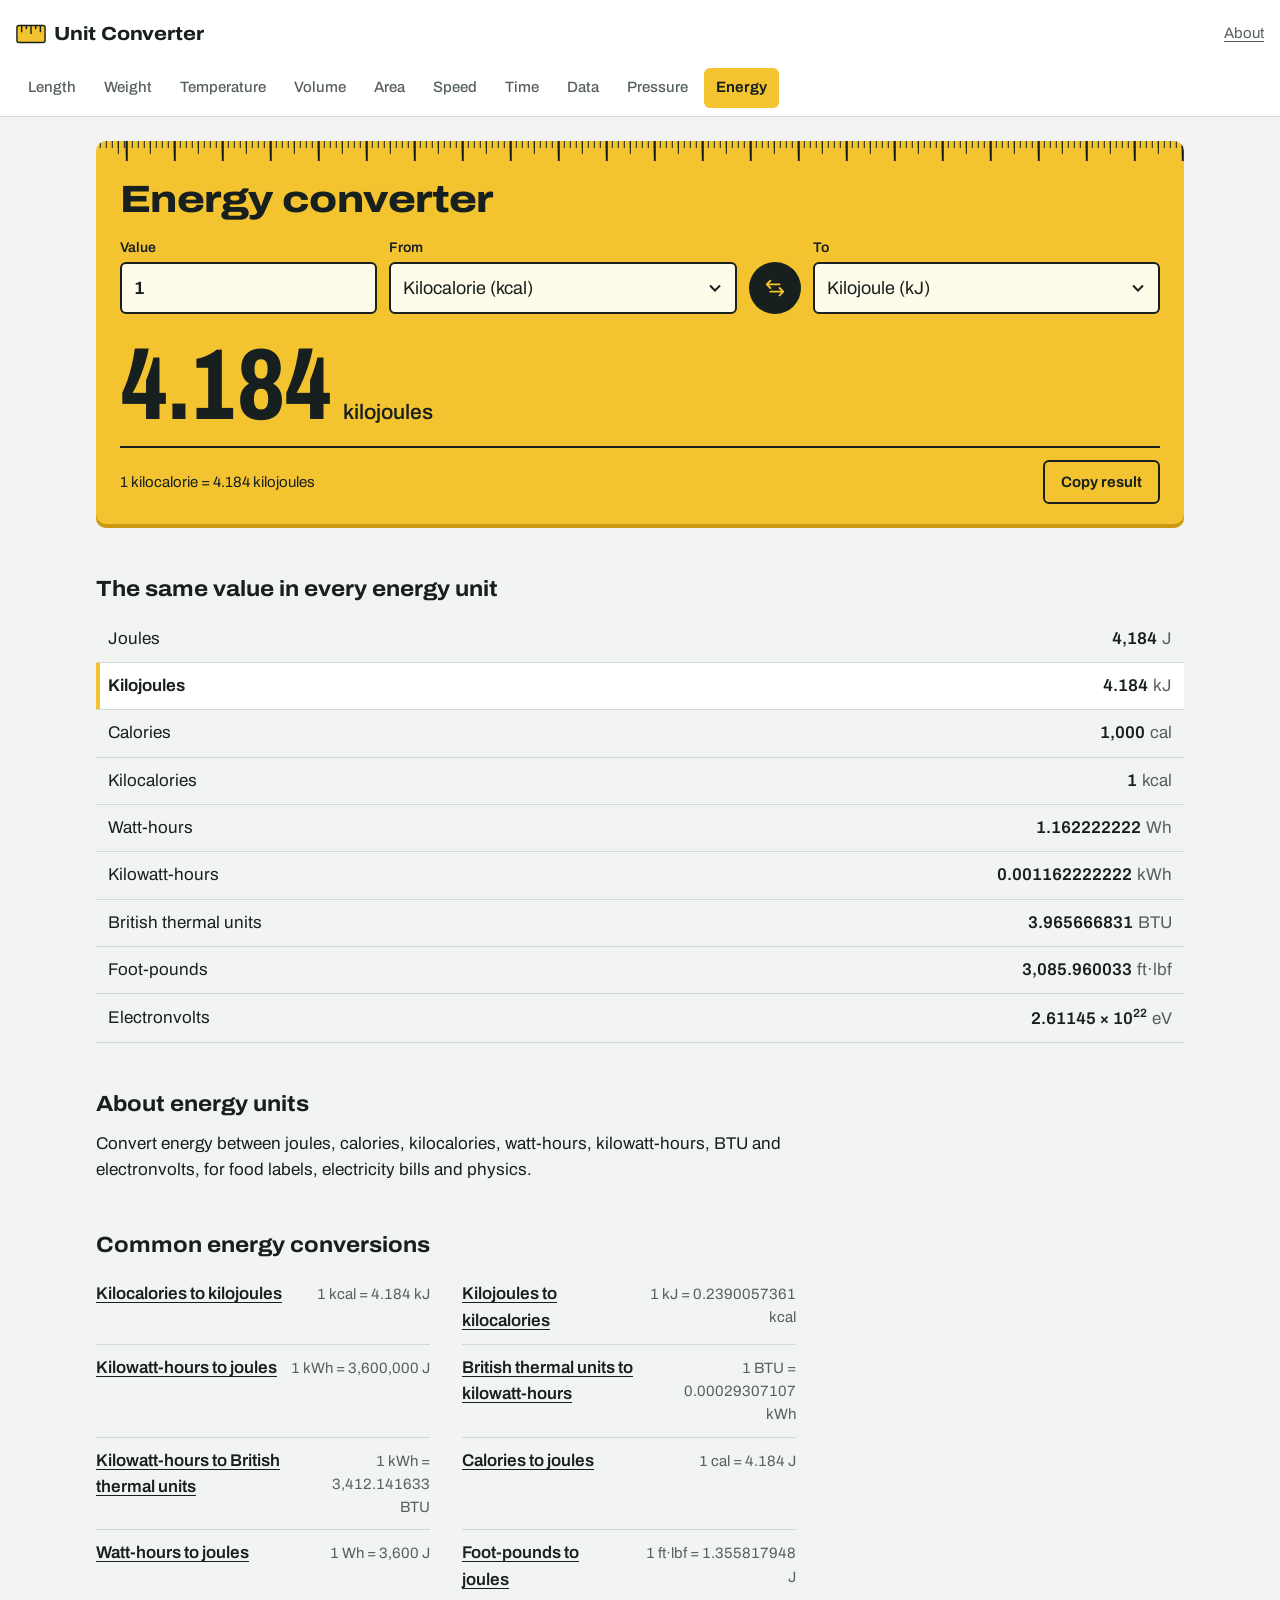
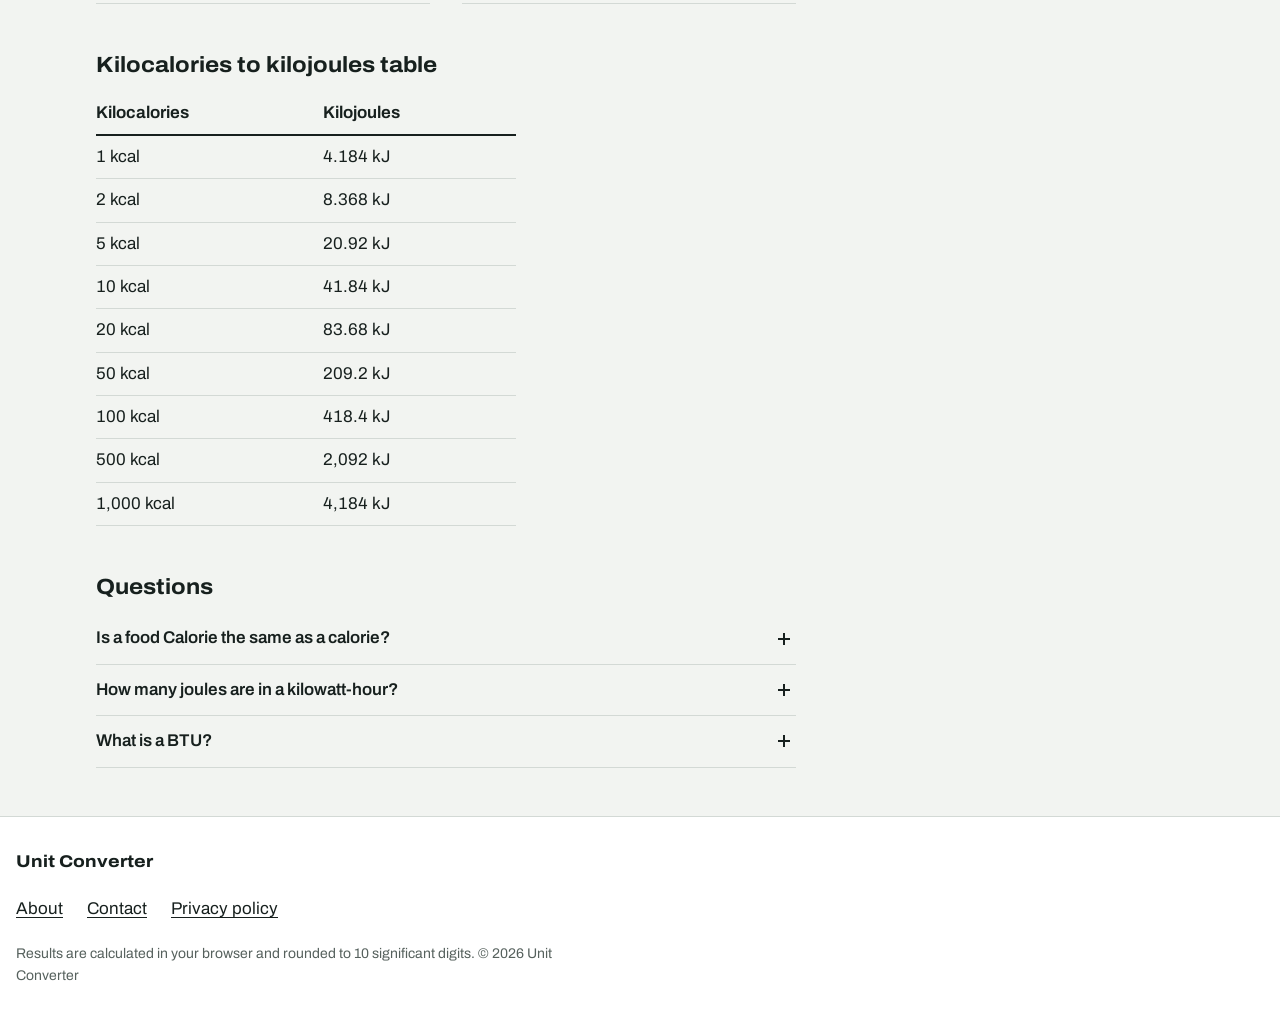
<file: public/energy/index.html>
<!doctype html>
<html lang="en">
<head>
<meta charset="utf-8">
<meta name="viewport" content="width=device-width, initial-scale=1">
<title>Energy converter: kilocalories to kilojoules and more | Unit Converter</title>
<meta name="description" content="Free energy converter. Convert energy between joules, calories, kilocalories, watt-hours, kilowatt-hours, BTU and electronvolts, for food labels, electricity bills and physics..">
<link rel="canonical" href="https://allunitconvert.online/energy/">
<meta property="og:title" content="Energy converter: kilocalories to kilojoules and more | Unit Converter">
<meta property="og:description" content="Free energy converter. Convert energy between joules, calories, kilocalories, watt-hours, kilowatt-hours, BTU and electronvolts, for food labels, electricity bills and physics..">
<meta property="og:type" content="website">
<meta property="og:url" content="https://allunitconvert.online/energy/">
<meta name="theme-color" content="#F4C430">
<link rel="icon" href="../favicon.svg" type="image/svg+xml">
<link rel="preconnect" href="https://fonts.googleapis.com">
<link rel="preconnect" href="https://fonts.gstatic.com" crossorigin>
<link rel="stylesheet" href="https://fonts.googleapis.com/css2?family=Archivo:wdth,wght@62..125,400..800&display=swap">
<link rel="stylesheet" href="../assets/css/style.css">
<meta name="google-adsense-account" content="ca-pub-8884353000483064">
<script async src="https://pagead2.googlesyndication.com/pagead/js/adsbygoogle.js?client=ca-pub-8884353000483064" crossorigin="anonymous"></script>
<script src="../assets/js/ads-config.js"></script>
<script>(function (c, h) {
  if (!c) return;
  var live = c.showPlaceholders === false, s = c.slots || {};
  if (live) h.classList.add("ads-live");
  if (!live || (c.adsenseClient && s["rail-left"])) h.classList.add("has-rail-left");
  if (!live || (c.adsenseClient && s["rail-right"])) h.classList.add("has-rail-right");
})(window.AD_CONFIG, document.documentElement);</script>
<script src="../assets/js/ads.js" defer></script>
</head>
<body>
<a class="skip" href="#main">Skip to converter</a>
<header class="site-header">
  <div class="bar">
    <a class="logo" href="../"><svg class="logo-mark" viewBox="0 0 32 32" aria-hidden="true"><rect x="1" y="7" width="30" height="18" rx="2"/><path d="M6 7v7M11 7v4M16 7v9M21 7v4M26 7v7"/></svg><span>Unit Converter</span></a>
    <a class="header-link" href="../about.html">About</a>
  </div>
  <nav class="cats" aria-label="Converters"><ul><li><a href="../length/">Length</a></li><li><a href="../weight/">Weight</a></li><li><a href="../temperature/">Temperature</a></li><li><a href="../volume/">Volume</a></li><li><a href="../area/">Area</a></li><li><a href="../speed/">Speed</a></li><li><a href="../time/">Time</a></li><li><a href="../data/">Data</a></li><li><a href="../pressure/">Pressure</a></li><li><a href="../energy/" aria-current="page">Energy</a></li></ul></nav>
</header>
<div class="ad-band ad-band-top"><div class="ad ad-top-banner " data-ad="top-banner" data-size="728x90"><span class="ad-label">Advertisement</span><span class="ad-ph"><span class="ad-ph-wide">Top banner, 728 × 90</span><span class="ad-ph-narrow">Top banner, 320 × 100</span></span></div></div>
<div class="layout">
  <aside class="rail rail-left" aria-label="Advertisement"><div class="ad ad-rail-left " data-ad="rail-left" data-size="160x600"><span class="ad-label">Advertisement</span><span class="ad-ph"><span class="ad-ph-wide">Vertical banner, 160 × 600</span></span></div></aside>
  <main id="main">
<section class="tape" id="converter" data-category="energy" aria-labelledby="cv-title">
  <div class="tape-ticks" aria-hidden="true"></div>
  <div class="tape-inner">
    <h1 id="cv-title">Energy converter</h1>
    <form class="tape-form" onsubmit="return false">
      
      <label class="field field-value"><span>Value</span>
        <input id="cv-value" type="text" inputmode="decimal" autocomplete="off" spellcheck="false" value="1"></label>
      <label class="field field-from"><span>From</span><select id="cv-from"><option value="j">Joule (J)</option><option value="kj">Kilojoule (kJ)</option><option value="cal">Calorie (cal)</option><option value="kcal" selected>Kilocalorie (kcal)</option><option value="wh">Watt-hour (Wh)</option><option value="kwh">Kilowatt-hour (kWh)</option><option value="btu">British thermal unit (BTU)</option><option value="ftlb">Foot-pound (ft·lbf)</option><option value="ev">Electronvolt (eV)</option></select></label>
      <button type="button" class="swap" id="cv-swap" aria-label="Swap units"><svg viewBox="0 0 24 24" aria-hidden="true"><path d="M7 4 3 8l4 4M3 8h14M17 20l4-4-4-4M21 16H7"/></svg></button>
      <label class="field field-to"><span>To</span><select id="cv-to"><option value="j">Joule (J)</option><option value="kj" selected>Kilojoule (kJ)</option><option value="cal">Calorie (cal)</option><option value="kcal">Kilocalorie (kcal)</option><option value="wh">Watt-hour (Wh)</option><option value="kwh">Kilowatt-hour (kWh)</option><option value="btu">British thermal unit (BTU)</option><option value="ftlb">Foot-pound (ft·lbf)</option><option value="ev">Electronvolt (eV)</option></select></label>
    </form>
    <output class="result" id="cv-result" for="cv-value cv-from cv-to" aria-live="polite">
      <span class="result-num" id="cv-num">4.184</span>
      <span class="result-unit" id="cv-unit">kilojoules</span>
    </output>
    <div class="tape-foot">
      <p class="formula" id="cv-formula">1 kilocalorie = 4.184 kilojoules</p>
      <button type="button" class="copy" id="cv-copy">Copy result</button>
    </div>
  </div>
</section>
<section class="all-units" aria-labelledby="all-title">
  <h2 id="all-title">The same value in every energy unit</h2>
  <table><tbody id="cv-all"></tbody></table>
</section>
<section class="ad-tiles" aria-label="Advertisements"><div class="ad ad-tile-1 " data-ad="tile-1" data-size="300x250"><span class="ad-label">Advertisement</span><span class="ad-ph"><span class="ad-ph-wide">Tile 1, 300 × 250</span></span></div><div class="ad ad-tile-2 " data-ad="tile-2" data-size="300x250"><span class="ad-label">Advertisement</span><span class="ad-ph"><span class="ad-ph-wide">Tile 2, 300 × 250</span></span></div><div class="ad ad-tile-3 tile-wide-only" data-ad="tile-3" data-size="300x250"><span class="ad-label">Advertisement</span><span class="ad-ph"><span class="ad-ph-wide">Tile 3, 300 × 250</span></span></div><div class="ad ad-tile-4 tile-wide-only" data-ad="tile-4" data-size="300x250"><span class="ad-label">Advertisement</span><span class="ad-ph"><span class="ad-ph-wide">Tile 4, 300 × 250</span></span></div></section>
<section class="prose"><h2>About energy units</h2><p>Convert energy between joules, calories, kilocalories, watt-hours, kilowatt-hours, BTU and electronvolts, for food labels, electricity bills and physics.</p></section>
<div class="ad-band ad-band-inline"><div class="ad ad-in-content " data-ad="in-content" data-size="728x90"><span class="ad-label">Advertisement</span><span class="ad-ph"><span class="ad-ph-wide">In-content banner, 728 × 90</span><span class="ad-ph-narrow">In-content banner, 320 × 100</span></span></div></div>
<section class="prose" aria-labelledby="pop-title">
  <h2 id="pop-title">Common energy conversions</h2>
  <ul class="pairs"><li><a href="./?from=kcal&amp;to=kj">Kilocalories to kilojoules</a><span>1 kcal = 4.184 kJ</span></li><li><a href="./?from=kj&amp;to=kcal">Kilojoules to kilocalories</a><span>1 kJ = 0.2390057361 kcal</span></li><li><a href="./?from=kwh&amp;to=j">Kilowatt-hours to joules</a><span>1 kWh = 3,600,000 J</span></li><li><a href="./?from=btu&amp;to=kwh">British thermal units to kilowatt-hours</a><span>1 BTU = 0.00029307107 kWh</span></li><li><a href="./?from=kwh&amp;to=btu">Kilowatt-hours to British thermal units</a><span>1 kWh = 3,412.141633 BTU</span></li><li><a href="./?from=cal&amp;to=j">Calories to joules</a><span>1 cal = 4.184 J</span></li><li><a href="./?from=wh&amp;to=j">Watt-hours to joules</a><span>1 Wh = 3,600 J</span></li><li><a href="./?from=ftlb&amp;to=j">Foot-pounds to joules</a><span>1 ft·lbf = 1.355817948 J</span></li></ul>
</section>
<section class="prose" aria-labelledby="ref-title">
  <h2 id="ref-title">Kilocalories to kilojoules table</h2>
  <table class="ref"><thead><tr><th scope="col">Kilocalories</th><th scope="col">Kilojoules</th></tr></thead>
  <tbody><tr><td>1 kcal</td><td>4.184 kJ</td></tr><tr><td>2 kcal</td><td>8.368 kJ</td></tr><tr><td>5 kcal</td><td>20.92 kJ</td></tr><tr><td>10 kcal</td><td>41.84 kJ</td></tr><tr><td>20 kcal</td><td>83.68 kJ</td></tr><tr><td>50 kcal</td><td>209.2 kJ</td></tr><tr><td>100 kcal</td><td>418.4 kJ</td></tr><tr><td>500 kcal</td><td>2,092 kJ</td></tr><tr><td>1,000 kcal</td><td>4,184 kJ</td></tr></tbody></table>
</section>
<section class="prose faq" aria-labelledby="faq-title"><h2 id="faq-title">Questions</h2><details><summary>Is a food Calorie the same as a calorie?</summary><p>No. The Calorie on food labels is a kilocalorie: 1,000 calories, or 4,184 joules.</p></details><details><summary>How many joules are in a kilowatt-hour?</summary><p>3,600,000 joules (3.6 MJ). Electricity is billed in kilowatt-hours.</p></details><details><summary>What is a BTU?</summary><p>The energy needed to heat one pound of water by 1 °F, about 1,055 joules. It is used to rate heaters and air conditioners.</p></details></section>
  </main>
  <aside class="rail rail-right" aria-label="Advertisement"><div class="ad ad-rail-right " data-ad="rail-right" data-size="300x600"><span class="ad-label">Advertisement</span><span class="ad-ph"><span class="ad-ph-wide">Vertical banner, 300 × 600</span></span></div></aside>
</div>
<div class="ad-band ad-band-bottom"><div class="ad ad-bottom-banner " data-ad="bottom-banner" data-size="728x90"><span class="ad-label">Advertisement</span><span class="ad-ph"><span class="ad-ph-wide">Bottom banner, 728 × 90</span><span class="ad-ph-narrow">Bottom banner, 320 × 100</span></span></div></div>
<footer class="site-footer">
  <div class="footer-inner">
    <p class="footer-name">Unit Converter</p>
    <ul class="footer-links">
      <li><a href="../about.html">About</a></li>
      <li><a href="../contact.html">Contact</a></li>
      <li><a href="../privacy.html">Privacy policy</a></li>
    </ul>
    <p class="footer-note">Results are calculated in your browser and rounded to 10 significant digits. &copy; 2026 Unit Converter</p>
  </div>
</footer>
<aside class="video-ad" id="video-ad" aria-label="Video advertisement" hidden>
  <div class="video-ad-head"><span class="ad-label">Advertisement</span>
    <button type="button" class="icon-btn" data-close-video aria-label="Close video ad">&times;</button></div>
  <div class="video-ad-body" data-ad="video" data-size="320x180"><span class="ad-ph">Video ad, 320 × 180</span></div>
</aside>
<div class="interstitial" id="interstitial" role="dialog" aria-modal="true" aria-label="Advertisement" hidden>
  <div class="interstitial-panel">
    <div class="interstitial-head"><span class="ad-label">Advertisement</span>
      <button type="button" class="continue-btn" data-close-interstitial>Continue to page</button></div>
    <div class="interstitial-body" data-ad="interstitial" data-size="fullscreen"><span class="ad-ph">Full-screen ad</span></div>
  </div>
</div>
<script src="../assets/js/units.js"></script><script src="../assets/js/converter.js"></script>
</body>
</html>
</file>
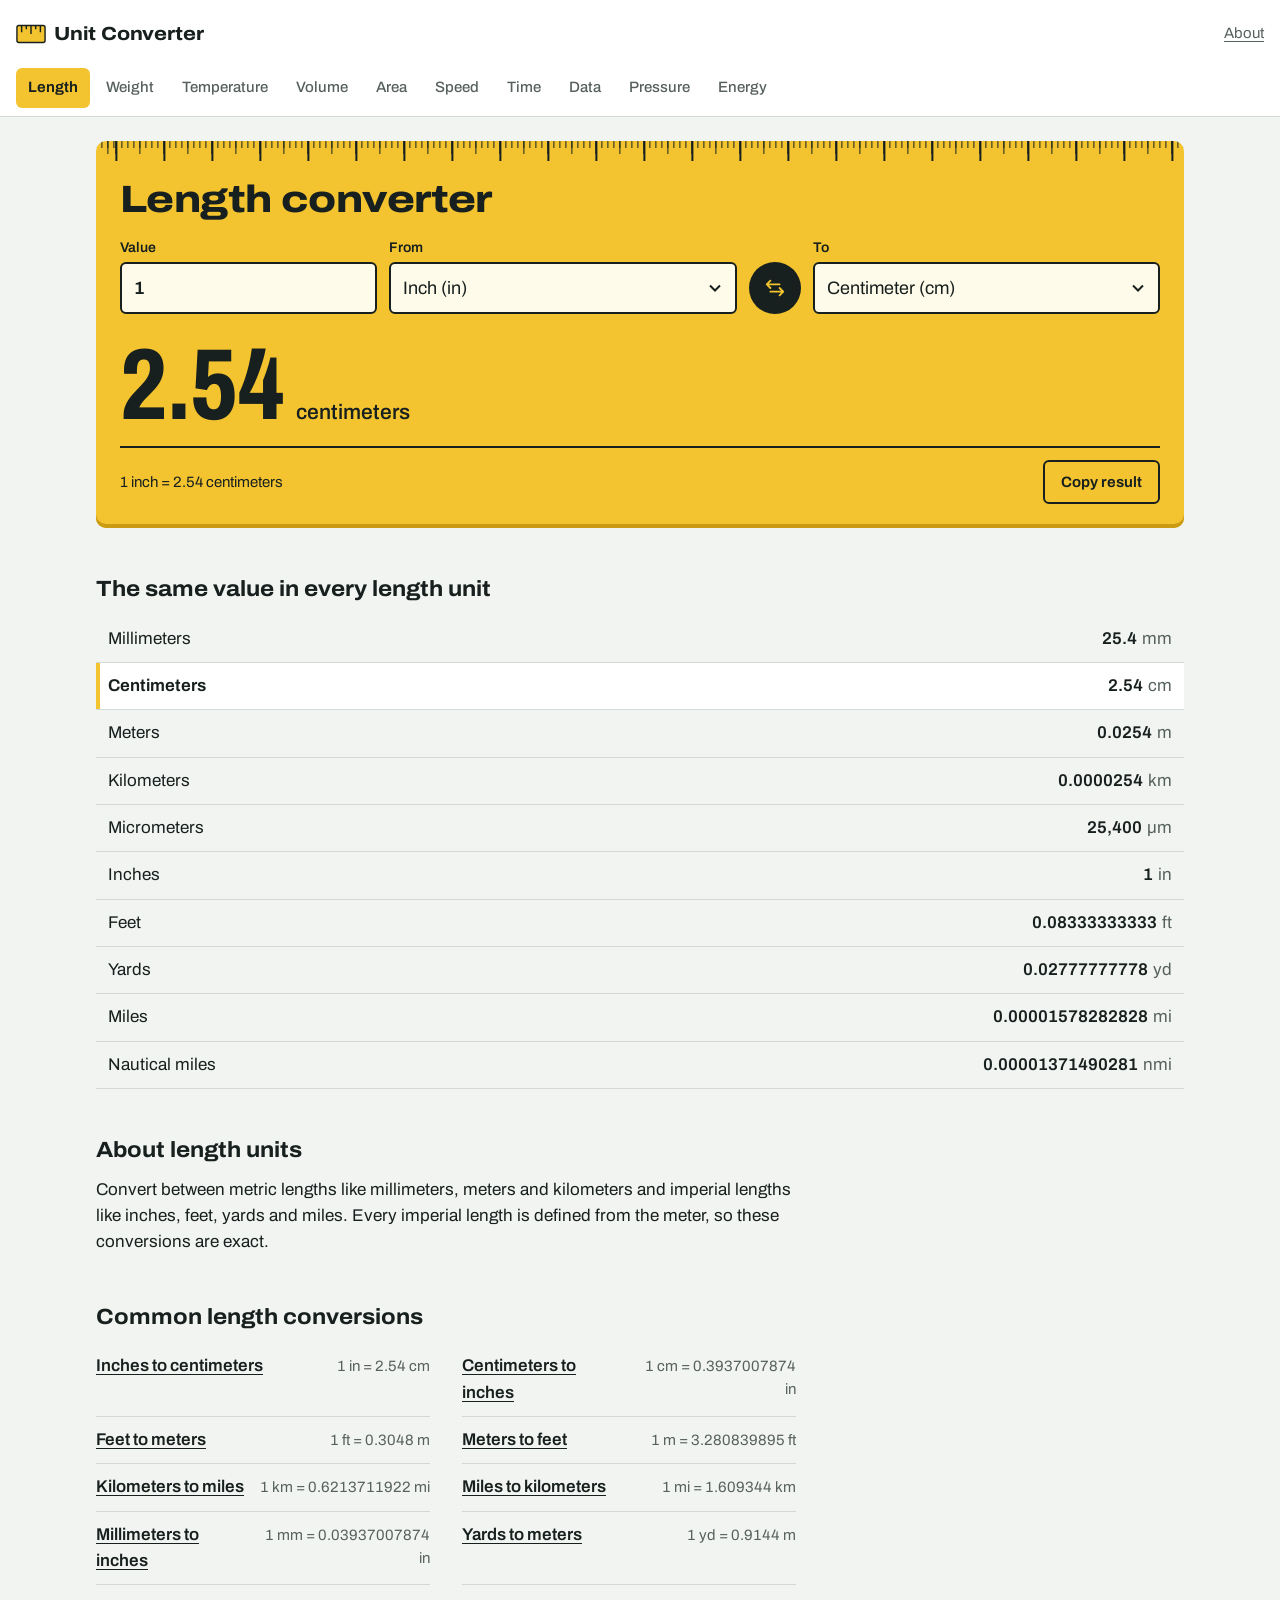
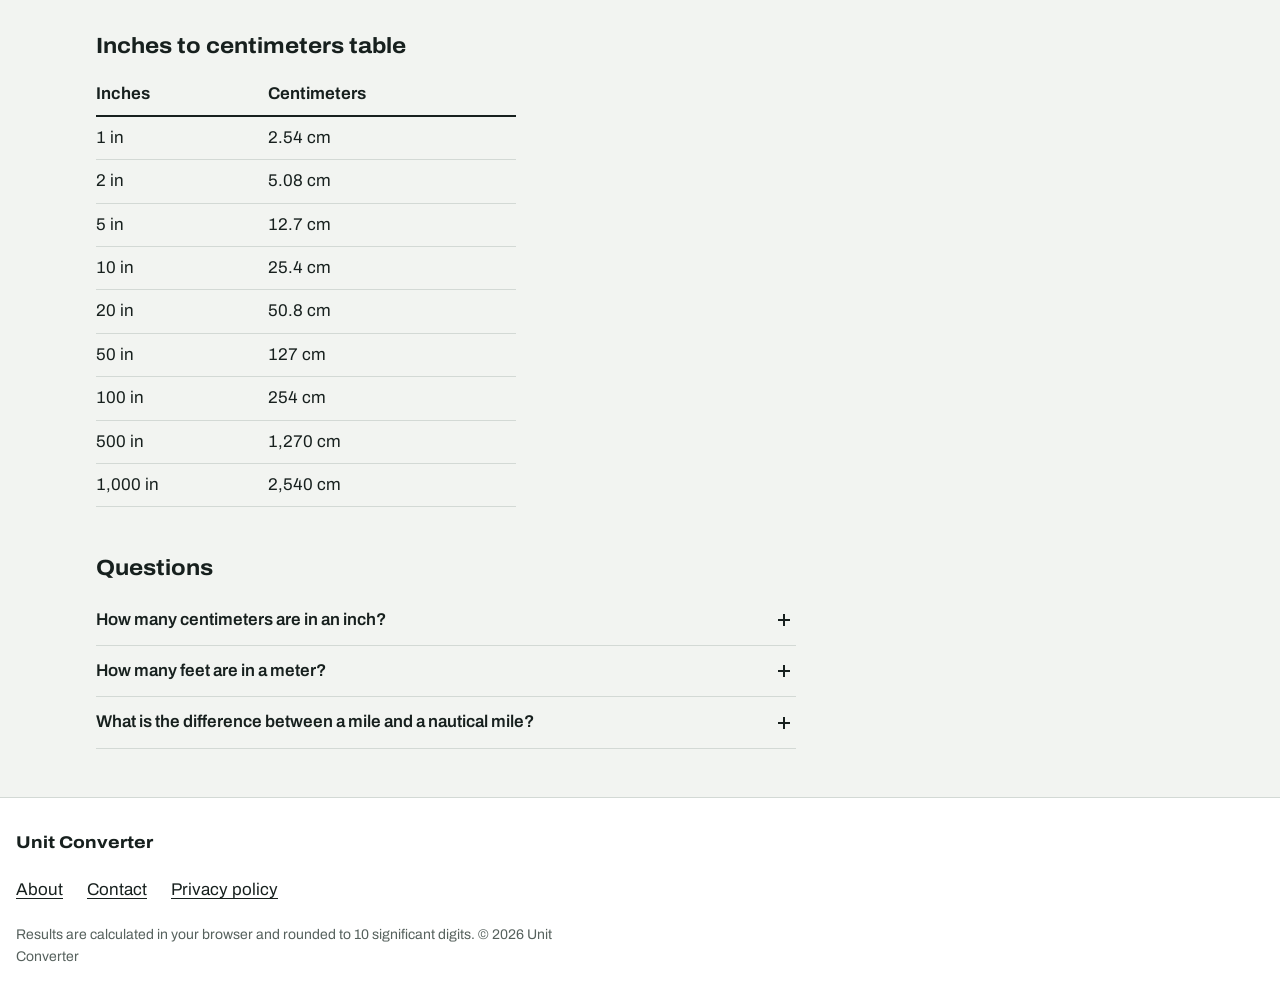
<file: public/length/index.html>
<!doctype html>
<html lang="en">
<head>
<meta charset="utf-8">
<meta name="viewport" content="width=device-width, initial-scale=1">
<title>Length converter: inches to centimeters and more | Unit Converter</title>
<meta name="description" content="Free length converter. Convert between metric lengths like millimeters, meters and kilometers and imperial lengths like inches, feet, yards and miles.">
<link rel="canonical" href="https://allunitconvert.online/length/">
<meta property="og:title" content="Length converter: inches to centimeters and more | Unit Converter">
<meta property="og:description" content="Free length converter. Convert between metric lengths like millimeters, meters and kilometers and imperial lengths like inches, feet, yards and miles.">
<meta property="og:type" content="website">
<meta property="og:url" content="https://allunitconvert.online/length/">
<meta name="theme-color" content="#F4C430">
<link rel="icon" href="../favicon.svg" type="image/svg+xml">
<link rel="preconnect" href="https://fonts.googleapis.com">
<link rel="preconnect" href="https://fonts.gstatic.com" crossorigin>
<link rel="stylesheet" href="https://fonts.googleapis.com/css2?family=Archivo:wdth,wght@62..125,400..800&display=swap">
<link rel="stylesheet" href="../assets/css/style.css">
<meta name="google-adsense-account" content="ca-pub-8884353000483064">
<script async src="https://pagead2.googlesyndication.com/pagead/js/adsbygoogle.js?client=ca-pub-8884353000483064" crossorigin="anonymous"></script>
<script src="../assets/js/ads-config.js"></script>
<script>(function (c, h) {
  if (!c) return;
  var live = c.showPlaceholders === false, s = c.slots || {};
  if (live) h.classList.add("ads-live");
  if (!live || (c.adsenseClient && s["rail-left"])) h.classList.add("has-rail-left");
  if (!live || (c.adsenseClient && s["rail-right"])) h.classList.add("has-rail-right");
})(window.AD_CONFIG, document.documentElement);</script>
<script src="../assets/js/ads.js" defer></script>
</head>
<body>
<a class="skip" href="#main">Skip to converter</a>
<header class="site-header">
  <div class="bar">
    <a class="logo" href="../"><svg class="logo-mark" viewBox="0 0 32 32" aria-hidden="true"><rect x="1" y="7" width="30" height="18" rx="2"/><path d="M6 7v7M11 7v4M16 7v9M21 7v4M26 7v7"/></svg><span>Unit Converter</span></a>
    <a class="header-link" href="../about.html">About</a>
  </div>
  <nav class="cats" aria-label="Converters"><ul><li><a href="../length/" aria-current="page">Length</a></li><li><a href="../weight/">Weight</a></li><li><a href="../temperature/">Temperature</a></li><li><a href="../volume/">Volume</a></li><li><a href="../area/">Area</a></li><li><a href="../speed/">Speed</a></li><li><a href="../time/">Time</a></li><li><a href="../data/">Data</a></li><li><a href="../pressure/">Pressure</a></li><li><a href="../energy/">Energy</a></li></ul></nav>
</header>
<div class="ad-band ad-band-top"><div class="ad ad-top-banner " data-ad="top-banner" data-size="728x90"><span class="ad-label">Advertisement</span><span class="ad-ph"><span class="ad-ph-wide">Top banner, 728 × 90</span><span class="ad-ph-narrow">Top banner, 320 × 100</span></span></div></div>
<div class="layout">
  <aside class="rail rail-left" aria-label="Advertisement"><div class="ad ad-rail-left " data-ad="rail-left" data-size="160x600"><span class="ad-label">Advertisement</span><span class="ad-ph"><span class="ad-ph-wide">Vertical banner, 160 × 600</span></span></div></aside>
  <main id="main">
<section class="tape" id="converter" data-category="length" aria-labelledby="cv-title">
  <div class="tape-ticks" aria-hidden="true"></div>
  <div class="tape-inner">
    <h1 id="cv-title">Length converter</h1>
    <form class="tape-form" onsubmit="return false">
      
      <label class="field field-value"><span>Value</span>
        <input id="cv-value" type="text" inputmode="decimal" autocomplete="off" spellcheck="false" value="1"></label>
      <label class="field field-from"><span>From</span><select id="cv-from"><option value="mm">Millimeter (mm)</option><option value="cm">Centimeter (cm)</option><option value="m">Meter (m)</option><option value="km">Kilometer (km)</option><option value="um">Micrometer (µm)</option><option value="in" selected>Inch (in)</option><option value="ft">Foot (ft)</option><option value="yd">Yard (yd)</option><option value="mi">Mile (mi)</option><option value="nmi">Nautical mile (nmi)</option></select></label>
      <button type="button" class="swap" id="cv-swap" aria-label="Swap units"><svg viewBox="0 0 24 24" aria-hidden="true"><path d="M7 4 3 8l4 4M3 8h14M17 20l4-4-4-4M21 16H7"/></svg></button>
      <label class="field field-to"><span>To</span><select id="cv-to"><option value="mm">Millimeter (mm)</option><option value="cm" selected>Centimeter (cm)</option><option value="m">Meter (m)</option><option value="km">Kilometer (km)</option><option value="um">Micrometer (µm)</option><option value="in">Inch (in)</option><option value="ft">Foot (ft)</option><option value="yd">Yard (yd)</option><option value="mi">Mile (mi)</option><option value="nmi">Nautical mile (nmi)</option></select></label>
    </form>
    <output class="result" id="cv-result" for="cv-value cv-from cv-to" aria-live="polite">
      <span class="result-num" id="cv-num">2.54</span>
      <span class="result-unit" id="cv-unit">centimeters</span>
    </output>
    <div class="tape-foot">
      <p class="formula" id="cv-formula">1 inch = 2.54 centimeters</p>
      <button type="button" class="copy" id="cv-copy">Copy result</button>
    </div>
  </div>
</section>
<section class="all-units" aria-labelledby="all-title">
  <h2 id="all-title">The same value in every length unit</h2>
  <table><tbody id="cv-all"></tbody></table>
</section>
<section class="ad-tiles" aria-label="Advertisements"><div class="ad ad-tile-1 " data-ad="tile-1" data-size="300x250"><span class="ad-label">Advertisement</span><span class="ad-ph"><span class="ad-ph-wide">Tile 1, 300 × 250</span></span></div><div class="ad ad-tile-2 " data-ad="tile-2" data-size="300x250"><span class="ad-label">Advertisement</span><span class="ad-ph"><span class="ad-ph-wide">Tile 2, 300 × 250</span></span></div><div class="ad ad-tile-3 tile-wide-only" data-ad="tile-3" data-size="300x250"><span class="ad-label">Advertisement</span><span class="ad-ph"><span class="ad-ph-wide">Tile 3, 300 × 250</span></span></div><div class="ad ad-tile-4 tile-wide-only" data-ad="tile-4" data-size="300x250"><span class="ad-label">Advertisement</span><span class="ad-ph"><span class="ad-ph-wide">Tile 4, 300 × 250</span></span></div></section>
<section class="prose"><h2>About length units</h2><p>Convert between metric lengths like millimeters, meters and kilometers and imperial lengths like inches, feet, yards and miles. Every imperial length is defined from the meter, so these conversions are exact.</p></section>
<div class="ad-band ad-band-inline"><div class="ad ad-in-content " data-ad="in-content" data-size="728x90"><span class="ad-label">Advertisement</span><span class="ad-ph"><span class="ad-ph-wide">In-content banner, 728 × 90</span><span class="ad-ph-narrow">In-content banner, 320 × 100</span></span></div></div>
<section class="prose" aria-labelledby="pop-title">
  <h2 id="pop-title">Common length conversions</h2>
  <ul class="pairs"><li><a href="./?from=in&amp;to=cm">Inches to centimeters</a><span>1 in = 2.54 cm</span></li><li><a href="./?from=cm&amp;to=in">Centimeters to inches</a><span>1 cm = 0.3937007874 in</span></li><li><a href="./?from=ft&amp;to=m">Feet to meters</a><span>1 ft = 0.3048 m</span></li><li><a href="./?from=m&amp;to=ft">Meters to feet</a><span>1 m = 3.280839895 ft</span></li><li><a href="./?from=km&amp;to=mi">Kilometers to miles</a><span>1 km = 0.6213711922 mi</span></li><li><a href="./?from=mi&amp;to=km">Miles to kilometers</a><span>1 mi = 1.609344 km</span></li><li><a href="./?from=mm&amp;to=in">Millimeters to inches</a><span>1 mm = 0.03937007874 in</span></li><li><a href="./?from=yd&amp;to=m">Yards to meters</a><span>1 yd = 0.9144 m</span></li></ul>
</section>
<section class="prose" aria-labelledby="ref-title">
  <h2 id="ref-title">Inches to centimeters table</h2>
  <table class="ref"><thead><tr><th scope="col">Inches</th><th scope="col">Centimeters</th></tr></thead>
  <tbody><tr><td>1 in</td><td>2.54 cm</td></tr><tr><td>2 in</td><td>5.08 cm</td></tr><tr><td>5 in</td><td>12.7 cm</td></tr><tr><td>10 in</td><td>25.4 cm</td></tr><tr><td>20 in</td><td>50.8 cm</td></tr><tr><td>50 in</td><td>127 cm</td></tr><tr><td>100 in</td><td>254 cm</td></tr><tr><td>500 in</td><td>1,270 cm</td></tr><tr><td>1,000 in</td><td>2,540 cm</td></tr></tbody></table>
</section>
<section class="prose faq" aria-labelledby="faq-title"><h2 id="faq-title">Questions</h2><details><summary>How many centimeters are in an inch?</summary><p>Exactly 2.54. Since 1959 the international inch has been defined as 25.4 millimeters.</p></details><details><summary>How many feet are in a meter?</summary><p>About 3.28084 feet. A foot is exactly 0.3048 meters.</p></details><details><summary>What is the difference between a mile and a nautical mile?</summary><p>A mile is 1,609.344 meters. A nautical mile is 1,852 meters and is used for sea and air navigation.</p></details></section>
  </main>
  <aside class="rail rail-right" aria-label="Advertisement"><div class="ad ad-rail-right " data-ad="rail-right" data-size="300x600"><span class="ad-label">Advertisement</span><span class="ad-ph"><span class="ad-ph-wide">Vertical banner, 300 × 600</span></span></div></aside>
</div>
<div class="ad-band ad-band-bottom"><div class="ad ad-bottom-banner " data-ad="bottom-banner" data-size="728x90"><span class="ad-label">Advertisement</span><span class="ad-ph"><span class="ad-ph-wide">Bottom banner, 728 × 90</span><span class="ad-ph-narrow">Bottom banner, 320 × 100</span></span></div></div>
<footer class="site-footer">
  <div class="footer-inner">
    <p class="footer-name">Unit Converter</p>
    <ul class="footer-links">
      <li><a href="../about.html">About</a></li>
      <li><a href="../contact.html">Contact</a></li>
      <li><a href="../privacy.html">Privacy policy</a></li>
    </ul>
    <p class="footer-note">Results are calculated in your browser and rounded to 10 significant digits. &copy; 2026 Unit Converter</p>
  </div>
</footer>
<aside class="video-ad" id="video-ad" aria-label="Video advertisement" hidden>
  <div class="video-ad-head"><span class="ad-label">Advertisement</span>
    <button type="button" class="icon-btn" data-close-video aria-label="Close video ad">&times;</button></div>
  <div class="video-ad-body" data-ad="video" data-size="320x180"><span class="ad-ph">Video ad, 320 × 180</span></div>
</aside>
<div class="interstitial" id="interstitial" role="dialog" aria-modal="true" aria-label="Advertisement" hidden>
  <div class="interstitial-panel">
    <div class="interstitial-head"><span class="ad-label">Advertisement</span>
      <button type="button" class="continue-btn" data-close-interstitial>Continue to page</button></div>
    <div class="interstitial-body" data-ad="interstitial" data-size="fullscreen"><span class="ad-ph">Full-screen ad</span></div>
  </div>
</div>
<script src="../assets/js/units.js"></script><script src="../assets/js/converter.js"></script>
</body>
</html>
</file>
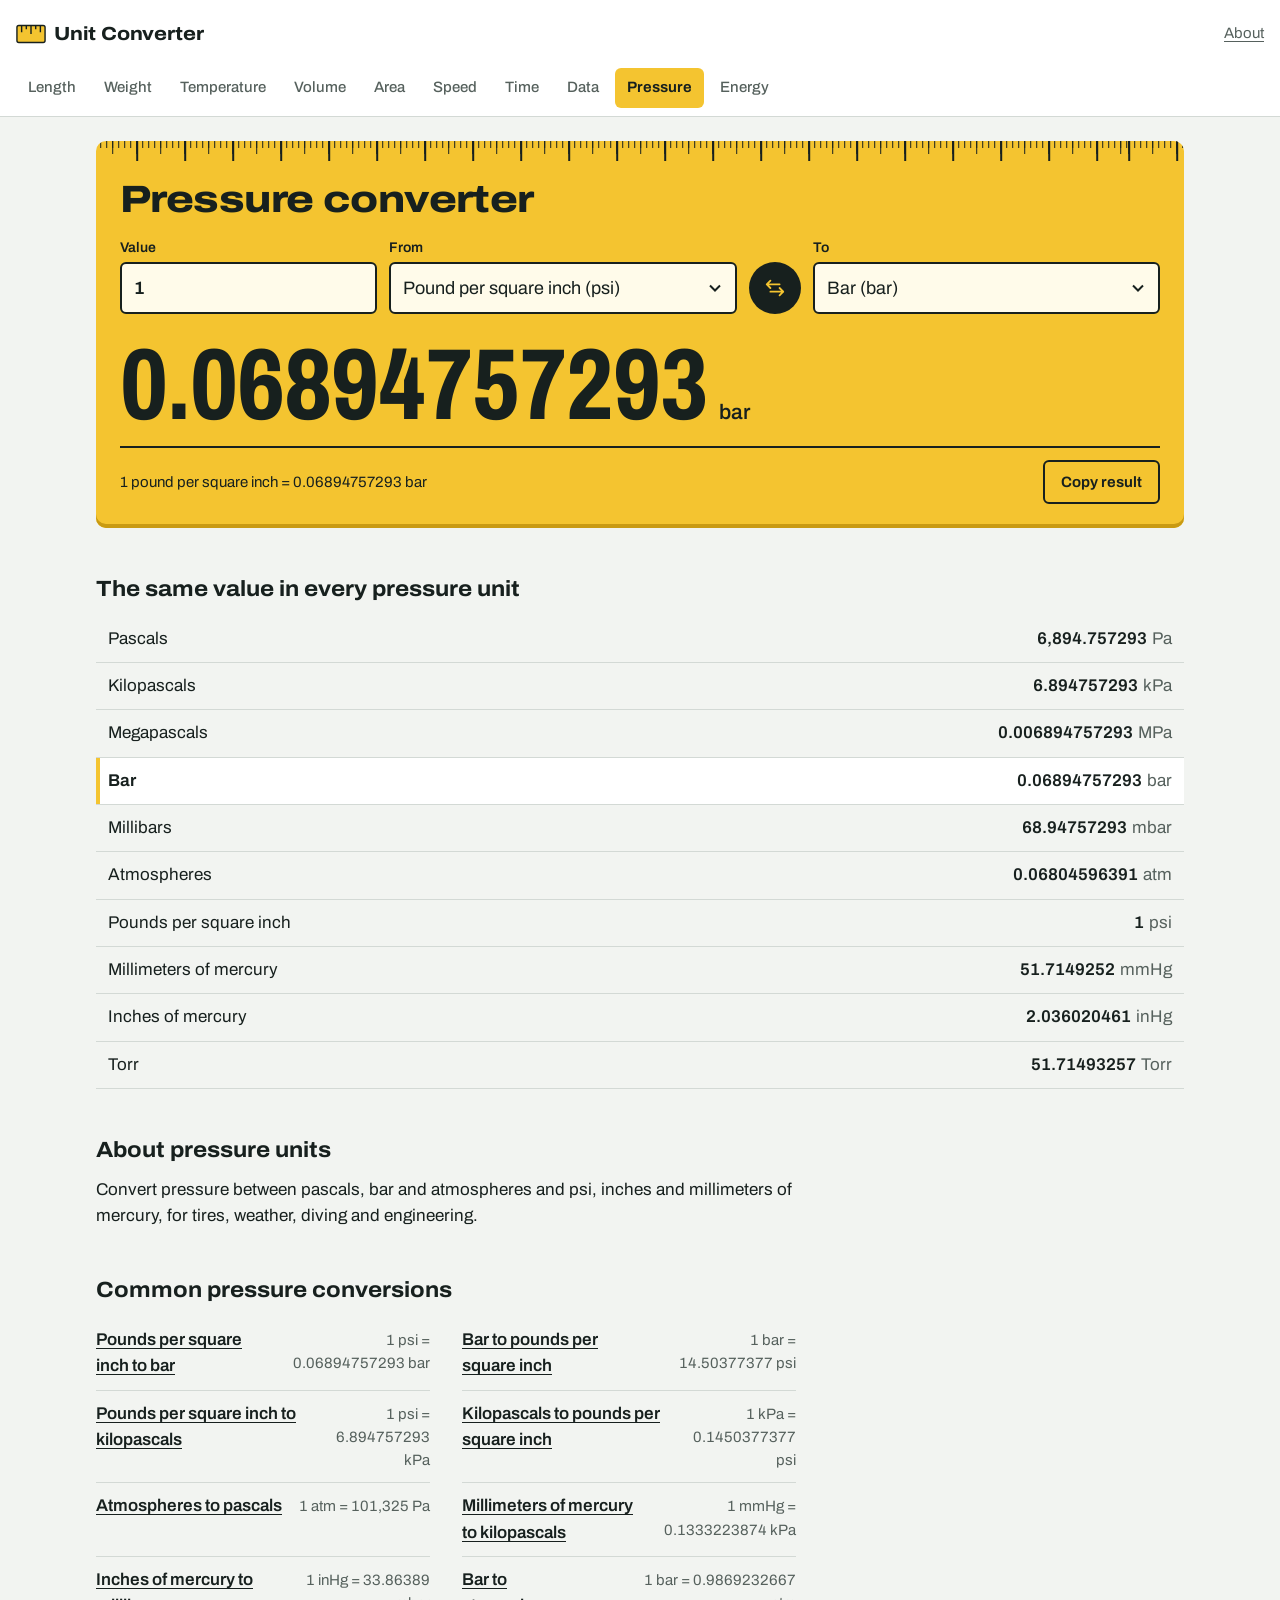
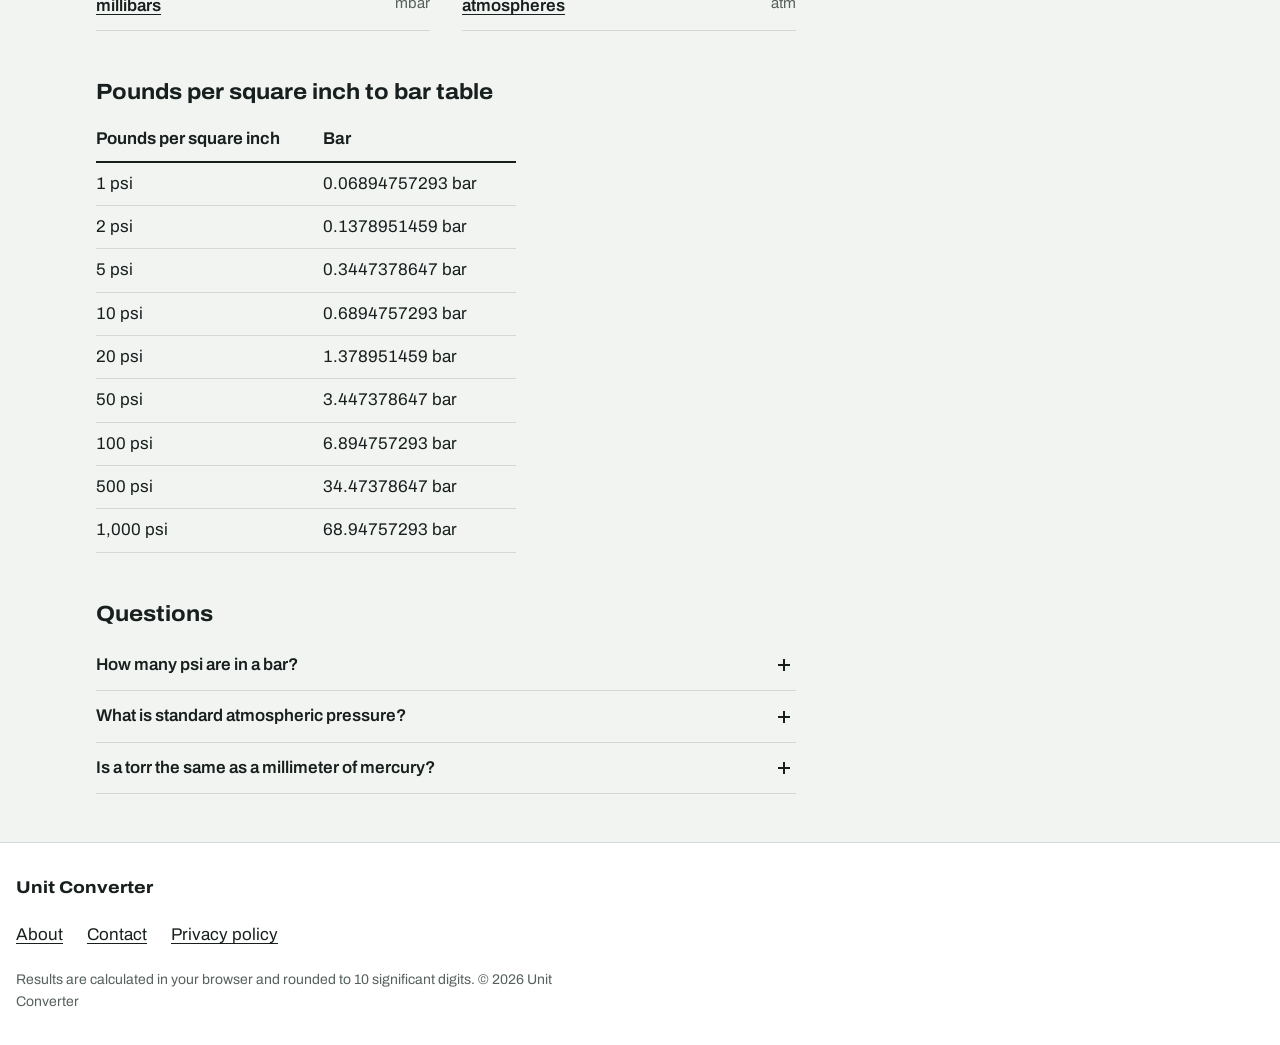
<file: public/pressure/index.html>
<!doctype html>
<html lang="en">
<head>
<meta charset="utf-8">
<meta name="viewport" content="width=device-width, initial-scale=1">
<title>Pressure converter: pounds per square inch to bar and more | Unit Converter</title>
<meta name="description" content="Free pressure converter. Convert pressure between pascals, bar and atmospheres and psi, inches and millimeters of mercury, for tires, weather, diving and engineering..">
<link rel="canonical" href="https://allunitconvert.online/pressure/">
<meta property="og:title" content="Pressure converter: pounds per square inch to bar and more | Unit Converter">
<meta property="og:description" content="Free pressure converter. Convert pressure between pascals, bar and atmospheres and psi, inches and millimeters of mercury, for tires, weather, diving and engineering..">
<meta property="og:type" content="website">
<meta property="og:url" content="https://allunitconvert.online/pressure/">
<meta name="theme-color" content="#F4C430">
<link rel="icon" href="../favicon.svg" type="image/svg+xml">
<link rel="preconnect" href="https://fonts.googleapis.com">
<link rel="preconnect" href="https://fonts.gstatic.com" crossorigin>
<link rel="stylesheet" href="https://fonts.googleapis.com/css2?family=Archivo:wdth,wght@62..125,400..800&display=swap">
<link rel="stylesheet" href="../assets/css/style.css">
<meta name="google-adsense-account" content="ca-pub-8884353000483064">
<script async src="https://pagead2.googlesyndication.com/pagead/js/adsbygoogle.js?client=ca-pub-8884353000483064" crossorigin="anonymous"></script>
<script src="../assets/js/ads-config.js"></script>
<script>(function (c, h) {
  if (!c) return;
  var live = c.showPlaceholders === false, s = c.slots || {};
  if (live) h.classList.add("ads-live");
  if (!live || (c.adsenseClient && s["rail-left"])) h.classList.add("has-rail-left");
  if (!live || (c.adsenseClient && s["rail-right"])) h.classList.add("has-rail-right");
})(window.AD_CONFIG, document.documentElement);</script>
<script src="../assets/js/ads.js" defer></script>
</head>
<body>
<a class="skip" href="#main">Skip to converter</a>
<header class="site-header">
  <div class="bar">
    <a class="logo" href="../"><svg class="logo-mark" viewBox="0 0 32 32" aria-hidden="true"><rect x="1" y="7" width="30" height="18" rx="2"/><path d="M6 7v7M11 7v4M16 7v9M21 7v4M26 7v7"/></svg><span>Unit Converter</span></a>
    <a class="header-link" href="../about.html">About</a>
  </div>
  <nav class="cats" aria-label="Converters"><ul><li><a href="../length/">Length</a></li><li><a href="../weight/">Weight</a></li><li><a href="../temperature/">Temperature</a></li><li><a href="../volume/">Volume</a></li><li><a href="../area/">Area</a></li><li><a href="../speed/">Speed</a></li><li><a href="../time/">Time</a></li><li><a href="../data/">Data</a></li><li><a href="../pressure/" aria-current="page">Pressure</a></li><li><a href="../energy/">Energy</a></li></ul></nav>
</header>
<div class="ad-band ad-band-top"><div class="ad ad-top-banner " data-ad="top-banner" data-size="728x90"><span class="ad-label">Advertisement</span><span class="ad-ph"><span class="ad-ph-wide">Top banner, 728 × 90</span><span class="ad-ph-narrow">Top banner, 320 × 100</span></span></div></div>
<div class="layout">
  <aside class="rail rail-left" aria-label="Advertisement"><div class="ad ad-rail-left " data-ad="rail-left" data-size="160x600"><span class="ad-label">Advertisement</span><span class="ad-ph"><span class="ad-ph-wide">Vertical banner, 160 × 600</span></span></div></aside>
  <main id="main">
<section class="tape" id="converter" data-category="pressure" aria-labelledby="cv-title">
  <div class="tape-ticks" aria-hidden="true"></div>
  <div class="tape-inner">
    <h1 id="cv-title">Pressure converter</h1>
    <form class="tape-form" onsubmit="return false">
      
      <label class="field field-value"><span>Value</span>
        <input id="cv-value" type="text" inputmode="decimal" autocomplete="off" spellcheck="false" value="1"></label>
      <label class="field field-from"><span>From</span><select id="cv-from"><option value="pa">Pascal (Pa)</option><option value="kpa">Kilopascal (kPa)</option><option value="mpa">Megapascal (MPa)</option><option value="bar">Bar (bar)</option><option value="mbar">Millibar (mbar)</option><option value="atm">Atmosphere (atm)</option><option value="psi" selected>Pound per square inch (psi)</option><option value="mmhg">Millimeter of mercury (mmHg)</option><option value="inhg">Inch of mercury (inHg)</option><option value="torr">Torr (Torr)</option></select></label>
      <button type="button" class="swap" id="cv-swap" aria-label="Swap units"><svg viewBox="0 0 24 24" aria-hidden="true"><path d="M7 4 3 8l4 4M3 8h14M17 20l4-4-4-4M21 16H7"/></svg></button>
      <label class="field field-to"><span>To</span><select id="cv-to"><option value="pa">Pascal (Pa)</option><option value="kpa">Kilopascal (kPa)</option><option value="mpa">Megapascal (MPa)</option><option value="bar" selected>Bar (bar)</option><option value="mbar">Millibar (mbar)</option><option value="atm">Atmosphere (atm)</option><option value="psi">Pound per square inch (psi)</option><option value="mmhg">Millimeter of mercury (mmHg)</option><option value="inhg">Inch of mercury (inHg)</option><option value="torr">Torr (Torr)</option></select></label>
    </form>
    <output class="result" id="cv-result" for="cv-value cv-from cv-to" aria-live="polite">
      <span class="result-num" id="cv-num">0.06894757293</span>
      <span class="result-unit" id="cv-unit">bar</span>
    </output>
    <div class="tape-foot">
      <p class="formula" id="cv-formula">1 pound per square inch = 0.06894757293 bar</p>
      <button type="button" class="copy" id="cv-copy">Copy result</button>
    </div>
  </div>
</section>
<section class="all-units" aria-labelledby="all-title">
  <h2 id="all-title">The same value in every pressure unit</h2>
  <table><tbody id="cv-all"></tbody></table>
</section>
<section class="ad-tiles" aria-label="Advertisements"><div class="ad ad-tile-1 " data-ad="tile-1" data-size="300x250"><span class="ad-label">Advertisement</span><span class="ad-ph"><span class="ad-ph-wide">Tile 1, 300 × 250</span></span></div><div class="ad ad-tile-2 " data-ad="tile-2" data-size="300x250"><span class="ad-label">Advertisement</span><span class="ad-ph"><span class="ad-ph-wide">Tile 2, 300 × 250</span></span></div><div class="ad ad-tile-3 tile-wide-only" data-ad="tile-3" data-size="300x250"><span class="ad-label">Advertisement</span><span class="ad-ph"><span class="ad-ph-wide">Tile 3, 300 × 250</span></span></div><div class="ad ad-tile-4 tile-wide-only" data-ad="tile-4" data-size="300x250"><span class="ad-label">Advertisement</span><span class="ad-ph"><span class="ad-ph-wide">Tile 4, 300 × 250</span></span></div></section>
<section class="prose"><h2>About pressure units</h2><p>Convert pressure between pascals, bar and atmospheres and psi, inches and millimeters of mercury, for tires, weather, diving and engineering.</p></section>
<div class="ad-band ad-band-inline"><div class="ad ad-in-content " data-ad="in-content" data-size="728x90"><span class="ad-label">Advertisement</span><span class="ad-ph"><span class="ad-ph-wide">In-content banner, 728 × 90</span><span class="ad-ph-narrow">In-content banner, 320 × 100</span></span></div></div>
<section class="prose" aria-labelledby="pop-title">
  <h2 id="pop-title">Common pressure conversions</h2>
  <ul class="pairs"><li><a href="./?from=psi&amp;to=bar">Pounds per square inch to bar</a><span>1 psi = 0.06894757293 bar</span></li><li><a href="./?from=bar&amp;to=psi">Bar to pounds per square inch</a><span>1 bar = 14.50377377 psi</span></li><li><a href="./?from=psi&amp;to=kpa">Pounds per square inch to kilopascals</a><span>1 psi = 6.894757293 kPa</span></li><li><a href="./?from=kpa&amp;to=psi">Kilopascals to pounds per square inch</a><span>1 kPa = 0.1450377377 psi</span></li><li><a href="./?from=atm&amp;to=pa">Atmospheres to pascals</a><span>1 atm = 101,325 Pa</span></li><li><a href="./?from=mmhg&amp;to=kpa">Millimeters of mercury to kilopascals</a><span>1 mmHg = 0.1333223874 kPa</span></li><li><a href="./?from=inhg&amp;to=mbar">Inches of mercury to millibars</a><span>1 inHg = 33.86389 mbar</span></li><li><a href="./?from=bar&amp;to=atm">Bar to atmospheres</a><span>1 bar = 0.9869232667 atm</span></li></ul>
</section>
<section class="prose" aria-labelledby="ref-title">
  <h2 id="ref-title">Pounds per square inch to bar table</h2>
  <table class="ref"><thead><tr><th scope="col">Pounds per square inch</th><th scope="col">Bar</th></tr></thead>
  <tbody><tr><td>1 psi</td><td>0.06894757293 bar</td></tr><tr><td>2 psi</td><td>0.1378951459 bar</td></tr><tr><td>5 psi</td><td>0.3447378647 bar</td></tr><tr><td>10 psi</td><td>0.6894757293 bar</td></tr><tr><td>20 psi</td><td>1.378951459 bar</td></tr><tr><td>50 psi</td><td>3.447378647 bar</td></tr><tr><td>100 psi</td><td>6.894757293 bar</td></tr><tr><td>500 psi</td><td>34.47378647 bar</td></tr><tr><td>1,000 psi</td><td>68.94757293 bar</td></tr></tbody></table>
</section>
<section class="prose faq" aria-labelledby="faq-title"><h2 id="faq-title">Questions</h2><details><summary>How many psi are in a bar?</summary><p>About 14.504 psi.</p></details><details><summary>What is standard atmospheric pressure?</summary><p>101,325 pascals, which is 1.01325 bar, about 14.696 psi or 760 mmHg.</p></details><details><summary>Is a torr the same as a millimeter of mercury?</summary><p>Almost. A torr is exactly 1/760 of an atmosphere; 1 mmHg is about 1.00000014 torr.</p></details></section>
  </main>
  <aside class="rail rail-right" aria-label="Advertisement"><div class="ad ad-rail-right " data-ad="rail-right" data-size="300x600"><span class="ad-label">Advertisement</span><span class="ad-ph"><span class="ad-ph-wide">Vertical banner, 300 × 600</span></span></div></aside>
</div>
<div class="ad-band ad-band-bottom"><div class="ad ad-bottom-banner " data-ad="bottom-banner" data-size="728x90"><span class="ad-label">Advertisement</span><span class="ad-ph"><span class="ad-ph-wide">Bottom banner, 728 × 90</span><span class="ad-ph-narrow">Bottom banner, 320 × 100</span></span></div></div>
<footer class="site-footer">
  <div class="footer-inner">
    <p class="footer-name">Unit Converter</p>
    <ul class="footer-links">
      <li><a href="../about.html">About</a></li>
      <li><a href="../contact.html">Contact</a></li>
      <li><a href="../privacy.html">Privacy policy</a></li>
    </ul>
    <p class="footer-note">Results are calculated in your browser and rounded to 10 significant digits. &copy; 2026 Unit Converter</p>
  </div>
</footer>
<aside class="video-ad" id="video-ad" aria-label="Video advertisement" hidden>
  <div class="video-ad-head"><span class="ad-label">Advertisement</span>
    <button type="button" class="icon-btn" data-close-video aria-label="Close video ad">&times;</button></div>
  <div class="video-ad-body" data-ad="video" data-size="320x180"><span class="ad-ph">Video ad, 320 × 180</span></div>
</aside>
<div class="interstitial" id="interstitial" role="dialog" aria-modal="true" aria-label="Advertisement" hidden>
  <div class="interstitial-panel">
    <div class="interstitial-head"><span class="ad-label">Advertisement</span>
      <button type="button" class="continue-btn" data-close-interstitial>Continue to page</button></div>
    <div class="interstitial-body" data-ad="interstitial" data-size="fullscreen"><span class="ad-ph">Full-screen ad</span></div>
  </div>
</div>
<script src="../assets/js/units.js"></script><script src="../assets/js/converter.js"></script>
</body>
</html>
</file>
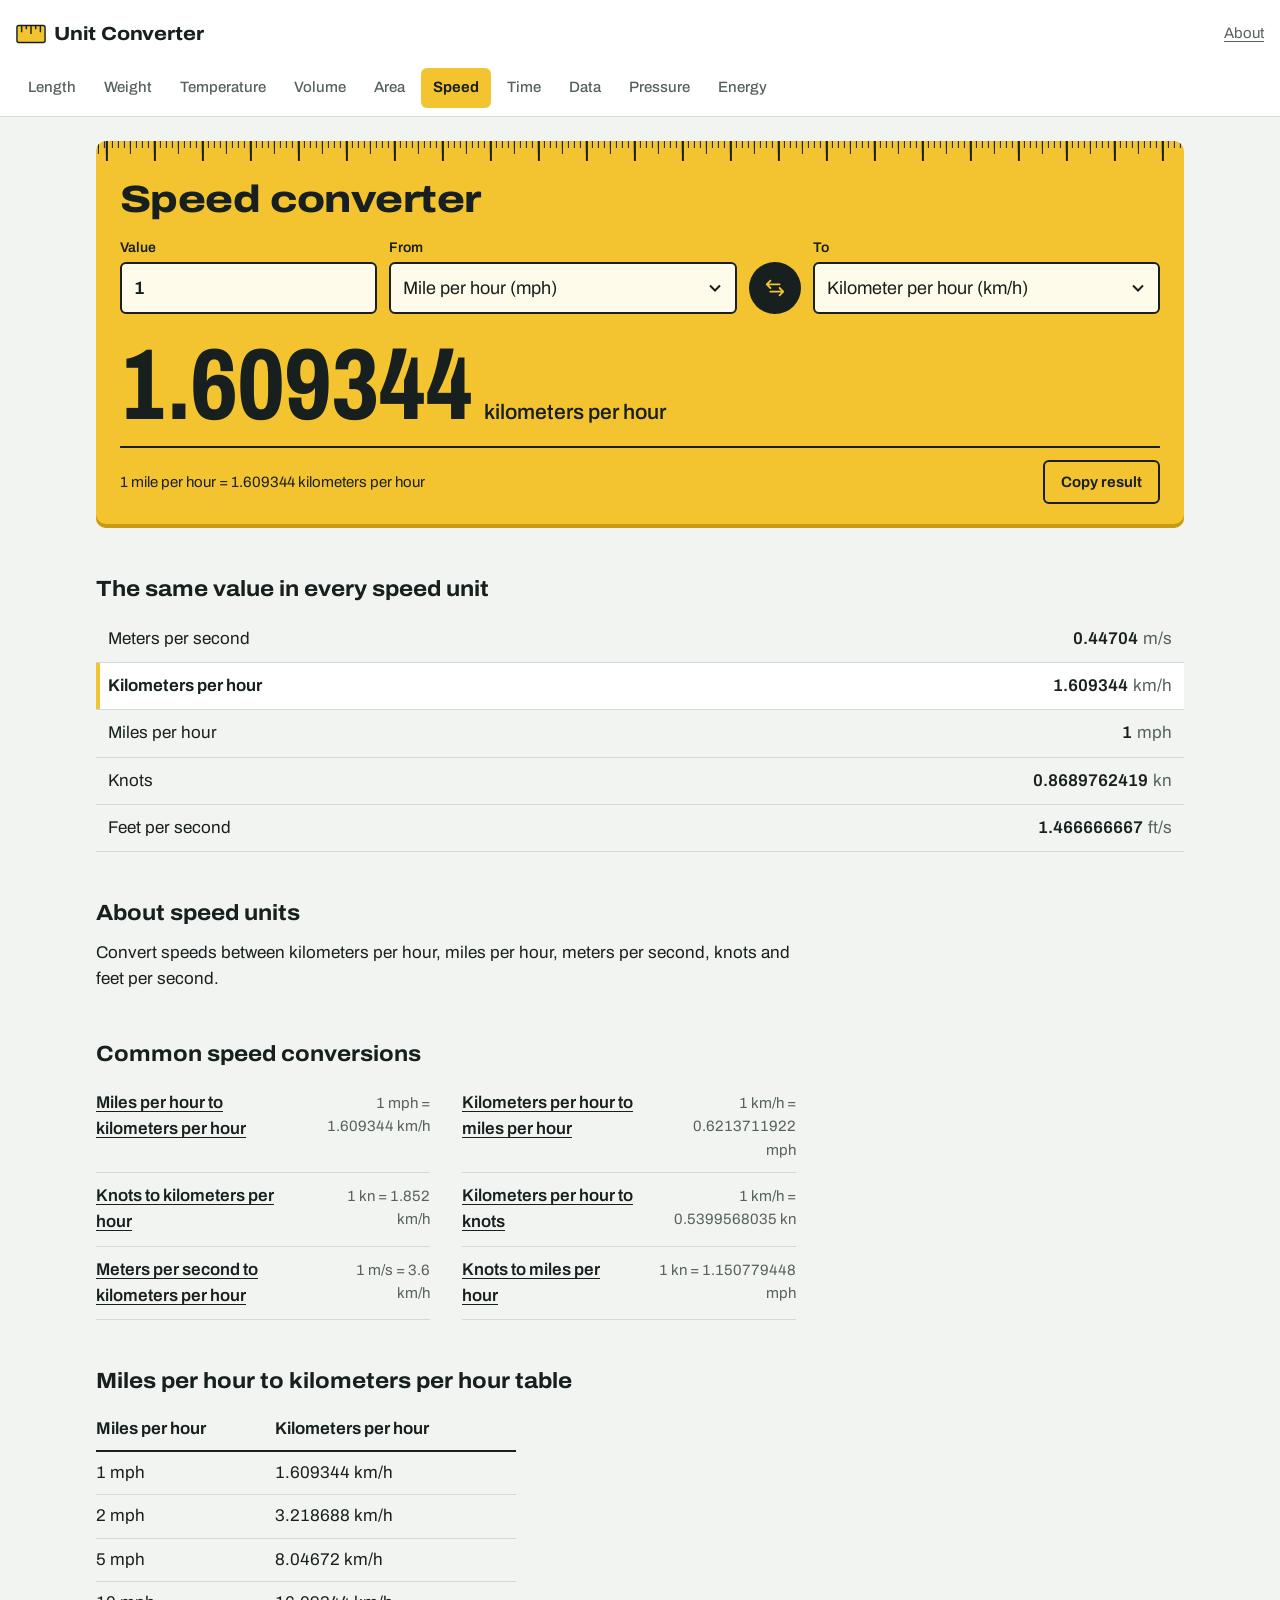
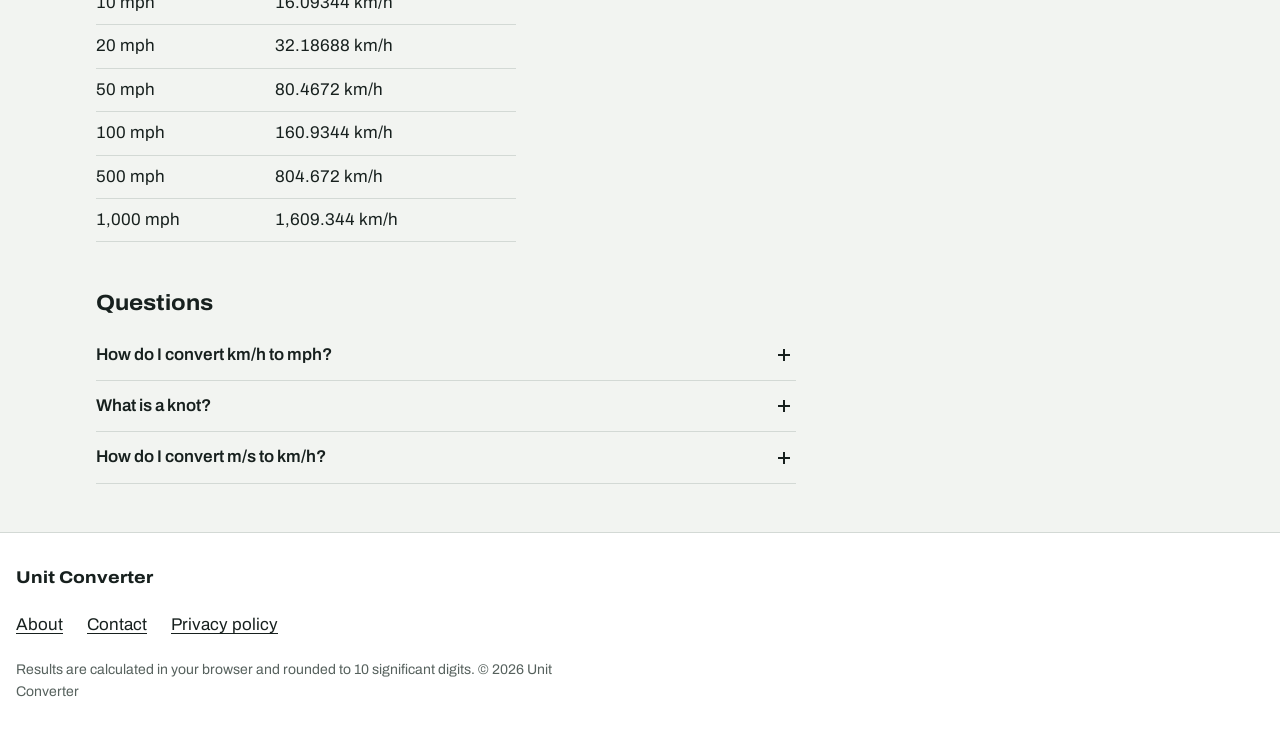
<file: public/speed/index.html>
<!doctype html>
<html lang="en">
<head>
<meta charset="utf-8">
<meta name="viewport" content="width=device-width, initial-scale=1">
<title>Speed converter: miles per hour to kilometers per hour and more | Unit Converter</title>
<meta name="description" content="Free speed converter. Convert speeds between kilometers per hour, miles per hour, meters per second, knots and feet per second..">
<link rel="canonical" href="https://allunitconvert.online/speed/">
<meta property="og:title" content="Speed converter: miles per hour to kilometers per hour and more | Unit Converter">
<meta property="og:description" content="Free speed converter. Convert speeds between kilometers per hour, miles per hour, meters per second, knots and feet per second..">
<meta property="og:type" content="website">
<meta property="og:url" content="https://allunitconvert.online/speed/">
<meta name="theme-color" content="#F4C430">
<link rel="icon" href="../favicon.svg" type="image/svg+xml">
<link rel="preconnect" href="https://fonts.googleapis.com">
<link rel="preconnect" href="https://fonts.gstatic.com" crossorigin>
<link rel="stylesheet" href="https://fonts.googleapis.com/css2?family=Archivo:wdth,wght@62..125,400..800&display=swap">
<link rel="stylesheet" href="../assets/css/style.css">
<meta name="google-adsense-account" content="ca-pub-8884353000483064">
<script async src="https://pagead2.googlesyndication.com/pagead/js/adsbygoogle.js?client=ca-pub-8884353000483064" crossorigin="anonymous"></script>
<script src="../assets/js/ads-config.js"></script>
<script>(function (c, h) {
  if (!c) return;
  var live = c.showPlaceholders === false, s = c.slots || {};
  if (live) h.classList.add("ads-live");
  if (!live || (c.adsenseClient && s["rail-left"])) h.classList.add("has-rail-left");
  if (!live || (c.adsenseClient && s["rail-right"])) h.classList.add("has-rail-right");
})(window.AD_CONFIG, document.documentElement);</script>
<script src="../assets/js/ads.js" defer></script>
</head>
<body>
<a class="skip" href="#main">Skip to converter</a>
<header class="site-header">
  <div class="bar">
    <a class="logo" href="../"><svg class="logo-mark" viewBox="0 0 32 32" aria-hidden="true"><rect x="1" y="7" width="30" height="18" rx="2"/><path d="M6 7v7M11 7v4M16 7v9M21 7v4M26 7v7"/></svg><span>Unit Converter</span></a>
    <a class="header-link" href="../about.html">About</a>
  </div>
  <nav class="cats" aria-label="Converters"><ul><li><a href="../length/">Length</a></li><li><a href="../weight/">Weight</a></li><li><a href="../temperature/">Temperature</a></li><li><a href="../volume/">Volume</a></li><li><a href="../area/">Area</a></li><li><a href="../speed/" aria-current="page">Speed</a></li><li><a href="../time/">Time</a></li><li><a href="../data/">Data</a></li><li><a href="../pressure/">Pressure</a></li><li><a href="../energy/">Energy</a></li></ul></nav>
</header>
<div class="ad-band ad-band-top"><div class="ad ad-top-banner " data-ad="top-banner" data-size="728x90"><span class="ad-label">Advertisement</span><span class="ad-ph"><span class="ad-ph-wide">Top banner, 728 × 90</span><span class="ad-ph-narrow">Top banner, 320 × 100</span></span></div></div>
<div class="layout">
  <aside class="rail rail-left" aria-label="Advertisement"><div class="ad ad-rail-left " data-ad="rail-left" data-size="160x600"><span class="ad-label">Advertisement</span><span class="ad-ph"><span class="ad-ph-wide">Vertical banner, 160 × 600</span></span></div></aside>
  <main id="main">
<section class="tape" id="converter" data-category="speed" aria-labelledby="cv-title">
  <div class="tape-ticks" aria-hidden="true"></div>
  <div class="tape-inner">
    <h1 id="cv-title">Speed converter</h1>
    <form class="tape-form" onsubmit="return false">
      
      <label class="field field-value"><span>Value</span>
        <input id="cv-value" type="text" inputmode="decimal" autocomplete="off" spellcheck="false" value="1"></label>
      <label class="field field-from"><span>From</span><select id="cv-from"><option value="ms">Meter per second (m/s)</option><option value="kmh">Kilometer per hour (km/h)</option><option value="mph" selected>Mile per hour (mph)</option><option value="kn">Knot (kn)</option><option value="fts">Foot per second (ft/s)</option></select></label>
      <button type="button" class="swap" id="cv-swap" aria-label="Swap units"><svg viewBox="0 0 24 24" aria-hidden="true"><path d="M7 4 3 8l4 4M3 8h14M17 20l4-4-4-4M21 16H7"/></svg></button>
      <label class="field field-to"><span>To</span><select id="cv-to"><option value="ms">Meter per second (m/s)</option><option value="kmh" selected>Kilometer per hour (km/h)</option><option value="mph">Mile per hour (mph)</option><option value="kn">Knot (kn)</option><option value="fts">Foot per second (ft/s)</option></select></label>
    </form>
    <output class="result" id="cv-result" for="cv-value cv-from cv-to" aria-live="polite">
      <span class="result-num" id="cv-num">1.609344</span>
      <span class="result-unit" id="cv-unit">kilometers per hour</span>
    </output>
    <div class="tape-foot">
      <p class="formula" id="cv-formula">1 mile per hour = 1.609344 kilometers per hour</p>
      <button type="button" class="copy" id="cv-copy">Copy result</button>
    </div>
  </div>
</section>
<section class="all-units" aria-labelledby="all-title">
  <h2 id="all-title">The same value in every speed unit</h2>
  <table><tbody id="cv-all"></tbody></table>
</section>
<section class="ad-tiles" aria-label="Advertisements"><div class="ad ad-tile-1 " data-ad="tile-1" data-size="300x250"><span class="ad-label">Advertisement</span><span class="ad-ph"><span class="ad-ph-wide">Tile 1, 300 × 250</span></span></div><div class="ad ad-tile-2 " data-ad="tile-2" data-size="300x250"><span class="ad-label">Advertisement</span><span class="ad-ph"><span class="ad-ph-wide">Tile 2, 300 × 250</span></span></div><div class="ad ad-tile-3 tile-wide-only" data-ad="tile-3" data-size="300x250"><span class="ad-label">Advertisement</span><span class="ad-ph"><span class="ad-ph-wide">Tile 3, 300 × 250</span></span></div><div class="ad ad-tile-4 tile-wide-only" data-ad="tile-4" data-size="300x250"><span class="ad-label">Advertisement</span><span class="ad-ph"><span class="ad-ph-wide">Tile 4, 300 × 250</span></span></div></section>
<section class="prose"><h2>About speed units</h2><p>Convert speeds between kilometers per hour, miles per hour, meters per second, knots and feet per second.</p></section>
<div class="ad-band ad-band-inline"><div class="ad ad-in-content " data-ad="in-content" data-size="728x90"><span class="ad-label">Advertisement</span><span class="ad-ph"><span class="ad-ph-wide">In-content banner, 728 × 90</span><span class="ad-ph-narrow">In-content banner, 320 × 100</span></span></div></div>
<section class="prose" aria-labelledby="pop-title">
  <h2 id="pop-title">Common speed conversions</h2>
  <ul class="pairs"><li><a href="./?from=mph&amp;to=kmh">Miles per hour to kilometers per hour</a><span>1 mph = 1.609344 km/h</span></li><li><a href="./?from=kmh&amp;to=mph">Kilometers per hour to miles per hour</a><span>1 km/h = 0.6213711922 mph</span></li><li><a href="./?from=kn&amp;to=kmh">Knots to kilometers per hour</a><span>1 kn = 1.852 km/h</span></li><li><a href="./?from=kmh&amp;to=kn">Kilometers per hour to knots</a><span>1 km/h = 0.5399568035 kn</span></li><li><a href="./?from=ms&amp;to=kmh">Meters per second to kilometers per hour</a><span>1 m/s = 3.6 km/h</span></li><li><a href="./?from=kn&amp;to=mph">Knots to miles per hour</a><span>1 kn = 1.150779448 mph</span></li></ul>
</section>
<section class="prose" aria-labelledby="ref-title">
  <h2 id="ref-title">Miles per hour to kilometers per hour table</h2>
  <table class="ref"><thead><tr><th scope="col">Miles per hour</th><th scope="col">Kilometers per hour</th></tr></thead>
  <tbody><tr><td>1 mph</td><td>1.609344 km/h</td></tr><tr><td>2 mph</td><td>3.218688 km/h</td></tr><tr><td>5 mph</td><td>8.04672 km/h</td></tr><tr><td>10 mph</td><td>16.09344 km/h</td></tr><tr><td>20 mph</td><td>32.18688 km/h</td></tr><tr><td>50 mph</td><td>80.4672 km/h</td></tr><tr><td>100 mph</td><td>160.9344 km/h</td></tr><tr><td>500 mph</td><td>804.672 km/h</td></tr><tr><td>1,000 mph</td><td>1,609.344 km/h</td></tr></tbody></table>
</section>
<section class="prose faq" aria-labelledby="faq-title"><h2 id="faq-title">Questions</h2><details><summary>How do I convert km/h to mph?</summary><p>Divide by 1.609344. For example, 100 km/h is about 62.14 mph.</p></details><details><summary>What is a knot?</summary><p>One nautical mile per hour, which is 1.852 km/h or about 1.151 mph.</p></details><details><summary>How do I convert m/s to km/h?</summary><p>Multiply by 3.6. For example, 10 m/s is 36 km/h.</p></details></section>
  </main>
  <aside class="rail rail-right" aria-label="Advertisement"><div class="ad ad-rail-right " data-ad="rail-right" data-size="300x600"><span class="ad-label">Advertisement</span><span class="ad-ph"><span class="ad-ph-wide">Vertical banner, 300 × 600</span></span></div></aside>
</div>
<div class="ad-band ad-band-bottom"><div class="ad ad-bottom-banner " data-ad="bottom-banner" data-size="728x90"><span class="ad-label">Advertisement</span><span class="ad-ph"><span class="ad-ph-wide">Bottom banner, 728 × 90</span><span class="ad-ph-narrow">Bottom banner, 320 × 100</span></span></div></div>
<footer class="site-footer">
  <div class="footer-inner">
    <p class="footer-name">Unit Converter</p>
    <ul class="footer-links">
      <li><a href="../about.html">About</a></li>
      <li><a href="../contact.html">Contact</a></li>
      <li><a href="../privacy.html">Privacy policy</a></li>
    </ul>
    <p class="footer-note">Results are calculated in your browser and rounded to 10 significant digits. &copy; 2026 Unit Converter</p>
  </div>
</footer>
<aside class="video-ad" id="video-ad" aria-label="Video advertisement" hidden>
  <div class="video-ad-head"><span class="ad-label">Advertisement</span>
    <button type="button" class="icon-btn" data-close-video aria-label="Close video ad">&times;</button></div>
  <div class="video-ad-body" data-ad="video" data-size="320x180"><span class="ad-ph">Video ad, 320 × 180</span></div>
</aside>
<div class="interstitial" id="interstitial" role="dialog" aria-modal="true" aria-label="Advertisement" hidden>
  <div class="interstitial-panel">
    <div class="interstitial-head"><span class="ad-label">Advertisement</span>
      <button type="button" class="continue-btn" data-close-interstitial>Continue to page</button></div>
    <div class="interstitial-body" data-ad="interstitial" data-size="fullscreen"><span class="ad-ph">Full-screen ad</span></div>
  </div>
</div>
<script src="../assets/js/units.js"></script><script src="../assets/js/converter.js"></script>
</body>
</html>
</file>
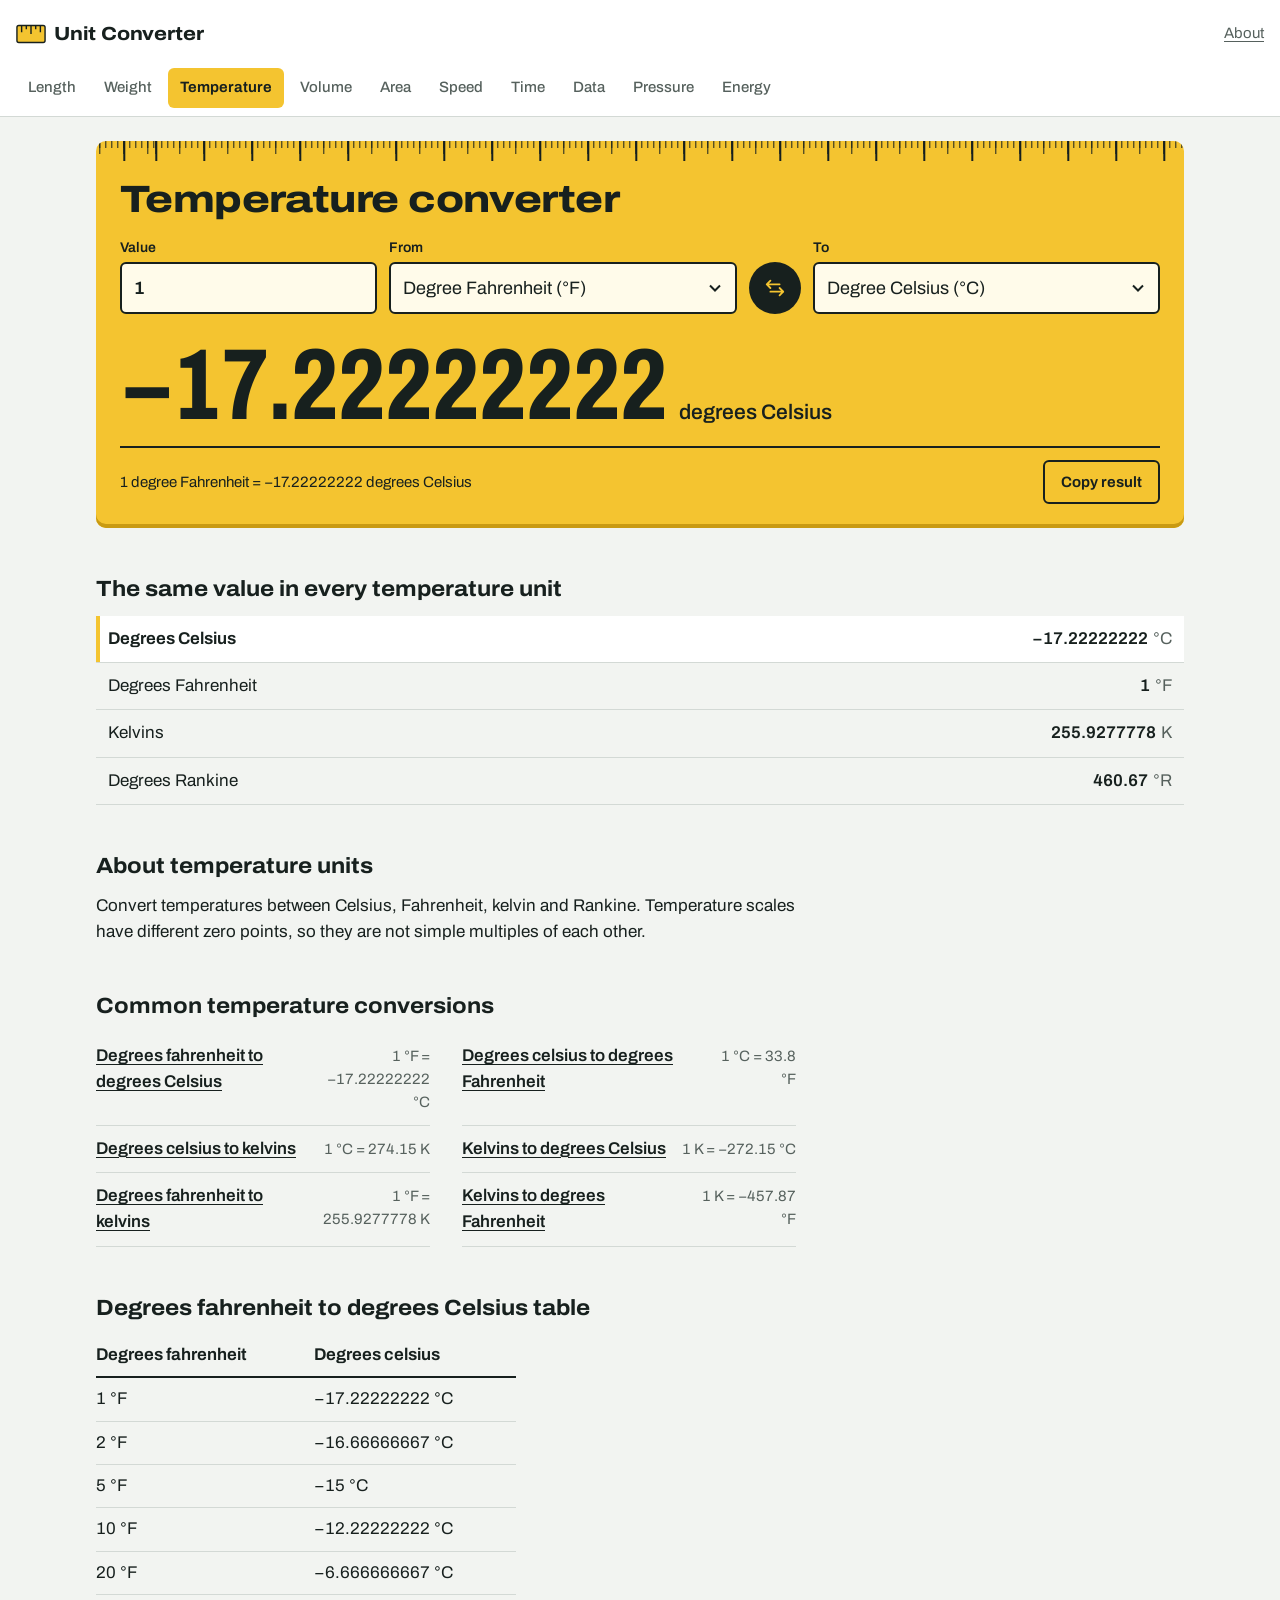
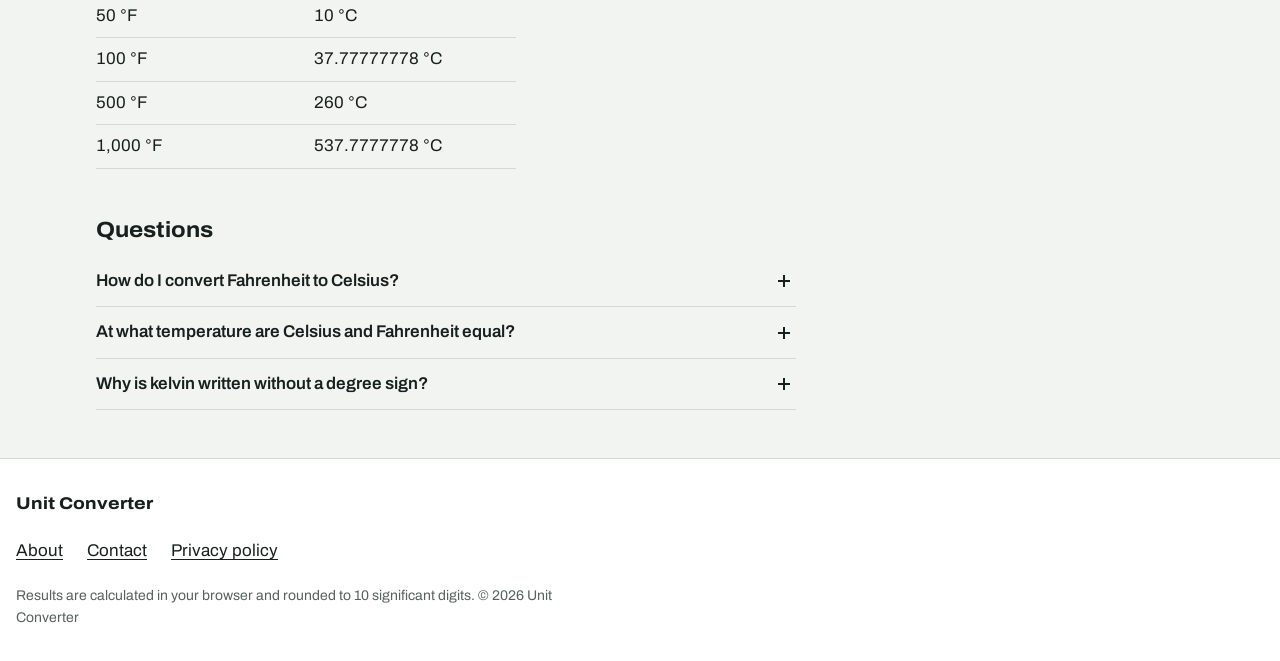
<file: public/temperature/index.html>
<!doctype html>
<html lang="en">
<head>
<meta charset="utf-8">
<meta name="viewport" content="width=device-width, initial-scale=1">
<title>Temperature converter: degrees Fahrenheit to degrees Celsius and more | Unit Converter</title>
<meta name="description" content="Free temperature converter. Convert temperatures between Celsius, Fahrenheit, kelvin and Rankine.">
<link rel="canonical" href="https://allunitconvert.online/temperature/">
<meta property="og:title" content="Temperature converter: degrees Fahrenheit to degrees Celsius and more | Unit Converter">
<meta property="og:description" content="Free temperature converter. Convert temperatures between Celsius, Fahrenheit, kelvin and Rankine.">
<meta property="og:type" content="website">
<meta property="og:url" content="https://allunitconvert.online/temperature/">
<meta name="theme-color" content="#F4C430">
<link rel="icon" href="../favicon.svg" type="image/svg+xml">
<link rel="preconnect" href="https://fonts.googleapis.com">
<link rel="preconnect" href="https://fonts.gstatic.com" crossorigin>
<link rel="stylesheet" href="https://fonts.googleapis.com/css2?family=Archivo:wdth,wght@62..125,400..800&display=swap">
<link rel="stylesheet" href="../assets/css/style.css">
<meta name="google-adsense-account" content="ca-pub-8884353000483064">
<script async src="https://pagead2.googlesyndication.com/pagead/js/adsbygoogle.js?client=ca-pub-8884353000483064" crossorigin="anonymous"></script>
<script src="../assets/js/ads-config.js"></script>
<script>(function (c, h) {
  if (!c) return;
  var live = c.showPlaceholders === false, s = c.slots || {};
  if (live) h.classList.add("ads-live");
  if (!live || (c.adsenseClient && s["rail-left"])) h.classList.add("has-rail-left");
  if (!live || (c.adsenseClient && s["rail-right"])) h.classList.add("has-rail-right");
})(window.AD_CONFIG, document.documentElement);</script>
<script src="../assets/js/ads.js" defer></script>
</head>
<body>
<a class="skip" href="#main">Skip to converter</a>
<header class="site-header">
  <div class="bar">
    <a class="logo" href="../"><svg class="logo-mark" viewBox="0 0 32 32" aria-hidden="true"><rect x="1" y="7" width="30" height="18" rx="2"/><path d="M6 7v7M11 7v4M16 7v9M21 7v4M26 7v7"/></svg><span>Unit Converter</span></a>
    <a class="header-link" href="../about.html">About</a>
  </div>
  <nav class="cats" aria-label="Converters"><ul><li><a href="../length/">Length</a></li><li><a href="../weight/">Weight</a></li><li><a href="../temperature/" aria-current="page">Temperature</a></li><li><a href="../volume/">Volume</a></li><li><a href="../area/">Area</a></li><li><a href="../speed/">Speed</a></li><li><a href="../time/">Time</a></li><li><a href="../data/">Data</a></li><li><a href="../pressure/">Pressure</a></li><li><a href="../energy/">Energy</a></li></ul></nav>
</header>
<div class="ad-band ad-band-top"><div class="ad ad-top-banner " data-ad="top-banner" data-size="728x90"><span class="ad-label">Advertisement</span><span class="ad-ph"><span class="ad-ph-wide">Top banner, 728 × 90</span><span class="ad-ph-narrow">Top banner, 320 × 100</span></span></div></div>
<div class="layout">
  <aside class="rail rail-left" aria-label="Advertisement"><div class="ad ad-rail-left " data-ad="rail-left" data-size="160x600"><span class="ad-label">Advertisement</span><span class="ad-ph"><span class="ad-ph-wide">Vertical banner, 160 × 600</span></span></div></aside>
  <main id="main">
<section class="tape" id="converter" data-category="temperature" aria-labelledby="cv-title">
  <div class="tape-ticks" aria-hidden="true"></div>
  <div class="tape-inner">
    <h1 id="cv-title">Temperature converter</h1>
    <form class="tape-form" onsubmit="return false">
      
      <label class="field field-value"><span>Value</span>
        <input id="cv-value" type="text" inputmode="decimal" autocomplete="off" spellcheck="false" value="1"></label>
      <label class="field field-from"><span>From</span><select id="cv-from"><option value="c">Degree Celsius (°C)</option><option value="f" selected>Degree Fahrenheit (°F)</option><option value="k">Kelvin (K)</option><option value="r">Degree Rankine (°R)</option></select></label>
      <button type="button" class="swap" id="cv-swap" aria-label="Swap units"><svg viewBox="0 0 24 24" aria-hidden="true"><path d="M7 4 3 8l4 4M3 8h14M17 20l4-4-4-4M21 16H7"/></svg></button>
      <label class="field field-to"><span>To</span><select id="cv-to"><option value="c" selected>Degree Celsius (°C)</option><option value="f">Degree Fahrenheit (°F)</option><option value="k">Kelvin (K)</option><option value="r">Degree Rankine (°R)</option></select></label>
    </form>
    <output class="result" id="cv-result" for="cv-value cv-from cv-to" aria-live="polite">
      <span class="result-num" id="cv-num">−17.22222222</span>
      <span class="result-unit" id="cv-unit">degrees Celsius</span>
    </output>
    <div class="tape-foot">
      <p class="formula" id="cv-formula">1 degree Fahrenheit = −17.22222222 degrees Celsius</p>
      <button type="button" class="copy" id="cv-copy">Copy result</button>
    </div>
  </div>
</section>
<section class="all-units" aria-labelledby="all-title">
  <h2 id="all-title">The same value in every temperature unit</h2>
  <table><tbody id="cv-all"></tbody></table>
</section>
<section class="ad-tiles" aria-label="Advertisements"><div class="ad ad-tile-1 " data-ad="tile-1" data-size="300x250"><span class="ad-label">Advertisement</span><span class="ad-ph"><span class="ad-ph-wide">Tile 1, 300 × 250</span></span></div><div class="ad ad-tile-2 " data-ad="tile-2" data-size="300x250"><span class="ad-label">Advertisement</span><span class="ad-ph"><span class="ad-ph-wide">Tile 2, 300 × 250</span></span></div><div class="ad ad-tile-3 tile-wide-only" data-ad="tile-3" data-size="300x250"><span class="ad-label">Advertisement</span><span class="ad-ph"><span class="ad-ph-wide">Tile 3, 300 × 250</span></span></div><div class="ad ad-tile-4 tile-wide-only" data-ad="tile-4" data-size="300x250"><span class="ad-label">Advertisement</span><span class="ad-ph"><span class="ad-ph-wide">Tile 4, 300 × 250</span></span></div></section>
<section class="prose"><h2>About temperature units</h2><p>Convert temperatures between Celsius, Fahrenheit, kelvin and Rankine. Temperature scales have different zero points, so they are not simple multiples of each other.</p></section>
<div class="ad-band ad-band-inline"><div class="ad ad-in-content " data-ad="in-content" data-size="728x90"><span class="ad-label">Advertisement</span><span class="ad-ph"><span class="ad-ph-wide">In-content banner, 728 × 90</span><span class="ad-ph-narrow">In-content banner, 320 × 100</span></span></div></div>
<section class="prose" aria-labelledby="pop-title">
  <h2 id="pop-title">Common temperature conversions</h2>
  <ul class="pairs"><li><a href="./?from=f&amp;to=c">Degrees fahrenheit to degrees Celsius</a><span>1 °F = −17.22222222 °C</span></li><li><a href="./?from=c&amp;to=f">Degrees celsius to degrees Fahrenheit</a><span>1 °C = 33.8 °F</span></li><li><a href="./?from=c&amp;to=k">Degrees celsius to kelvins</a><span>1 °C = 274.15 K</span></li><li><a href="./?from=k&amp;to=c">Kelvins to degrees Celsius</a><span>1 K = −272.15 °C</span></li><li><a href="./?from=f&amp;to=k">Degrees fahrenheit to kelvins</a><span>1 °F = 255.9277778 K</span></li><li><a href="./?from=k&amp;to=f">Kelvins to degrees Fahrenheit</a><span>1 K = −457.87 °F</span></li></ul>
</section>
<section class="prose" aria-labelledby="ref-title">
  <h2 id="ref-title">Degrees fahrenheit to degrees Celsius table</h2>
  <table class="ref"><thead><tr><th scope="col">Degrees fahrenheit</th><th scope="col">Degrees celsius</th></tr></thead>
  <tbody><tr><td>1 °F</td><td>−17.22222222 °C</td></tr><tr><td>2 °F</td><td>−16.66666667 °C</td></tr><tr><td>5 °F</td><td>−15 °C</td></tr><tr><td>10 °F</td><td>−12.22222222 °C</td></tr><tr><td>20 °F</td><td>−6.666666667 °C</td></tr><tr><td>50 °F</td><td>10 °C</td></tr><tr><td>100 °F</td><td>37.77777778 °C</td></tr><tr><td>500 °F</td><td>260 °C</td></tr><tr><td>1,000 °F</td><td>537.7777778 °C</td></tr></tbody></table>
</section>
<section class="prose faq" aria-labelledby="faq-title"><h2 id="faq-title">Questions</h2><details><summary>How do I convert Fahrenheit to Celsius?</summary><p>Subtract 32, then multiply by 5/9. For example, 68 °F is (68 − 32) × 5/9 = 20 °C.</p></details><details><summary>At what temperature are Celsius and Fahrenheit equal?</summary><p>At −40. Minus 40 °C is exactly minus 40 °F.</p></details><details><summary>Why is kelvin written without a degree sign?</summary><p>Kelvin is an absolute scale that starts at absolute zero (−273.15 °C), so its unit is just K.</p></details></section>
  </main>
  <aside class="rail rail-right" aria-label="Advertisement"><div class="ad ad-rail-right " data-ad="rail-right" data-size="300x600"><span class="ad-label">Advertisement</span><span class="ad-ph"><span class="ad-ph-wide">Vertical banner, 300 × 600</span></span></div></aside>
</div>
<div class="ad-band ad-band-bottom"><div class="ad ad-bottom-banner " data-ad="bottom-banner" data-size="728x90"><span class="ad-label">Advertisement</span><span class="ad-ph"><span class="ad-ph-wide">Bottom banner, 728 × 90</span><span class="ad-ph-narrow">Bottom banner, 320 × 100</span></span></div></div>
<footer class="site-footer">
  <div class="footer-inner">
    <p class="footer-name">Unit Converter</p>
    <ul class="footer-links">
      <li><a href="../about.html">About</a></li>
      <li><a href="../contact.html">Contact</a></li>
      <li><a href="../privacy.html">Privacy policy</a></li>
    </ul>
    <p class="footer-note">Results are calculated in your browser and rounded to 10 significant digits. &copy; 2026 Unit Converter</p>
  </div>
</footer>
<aside class="video-ad" id="video-ad" aria-label="Video advertisement" hidden>
  <div class="video-ad-head"><span class="ad-label">Advertisement</span>
    <button type="button" class="icon-btn" data-close-video aria-label="Close video ad">&times;</button></div>
  <div class="video-ad-body" data-ad="video" data-size="320x180"><span class="ad-ph">Video ad, 320 × 180</span></div>
</aside>
<div class="interstitial" id="interstitial" role="dialog" aria-modal="true" aria-label="Advertisement" hidden>
  <div class="interstitial-panel">
    <div class="interstitial-head"><span class="ad-label">Advertisement</span>
      <button type="button" class="continue-btn" data-close-interstitial>Continue to page</button></div>
    <div class="interstitial-body" data-ad="interstitial" data-size="fullscreen"><span class="ad-ph">Full-screen ad</span></div>
  </div>
</div>
<script src="../assets/js/units.js"></script><script src="../assets/js/converter.js"></script>
</body>
</html>
</file>
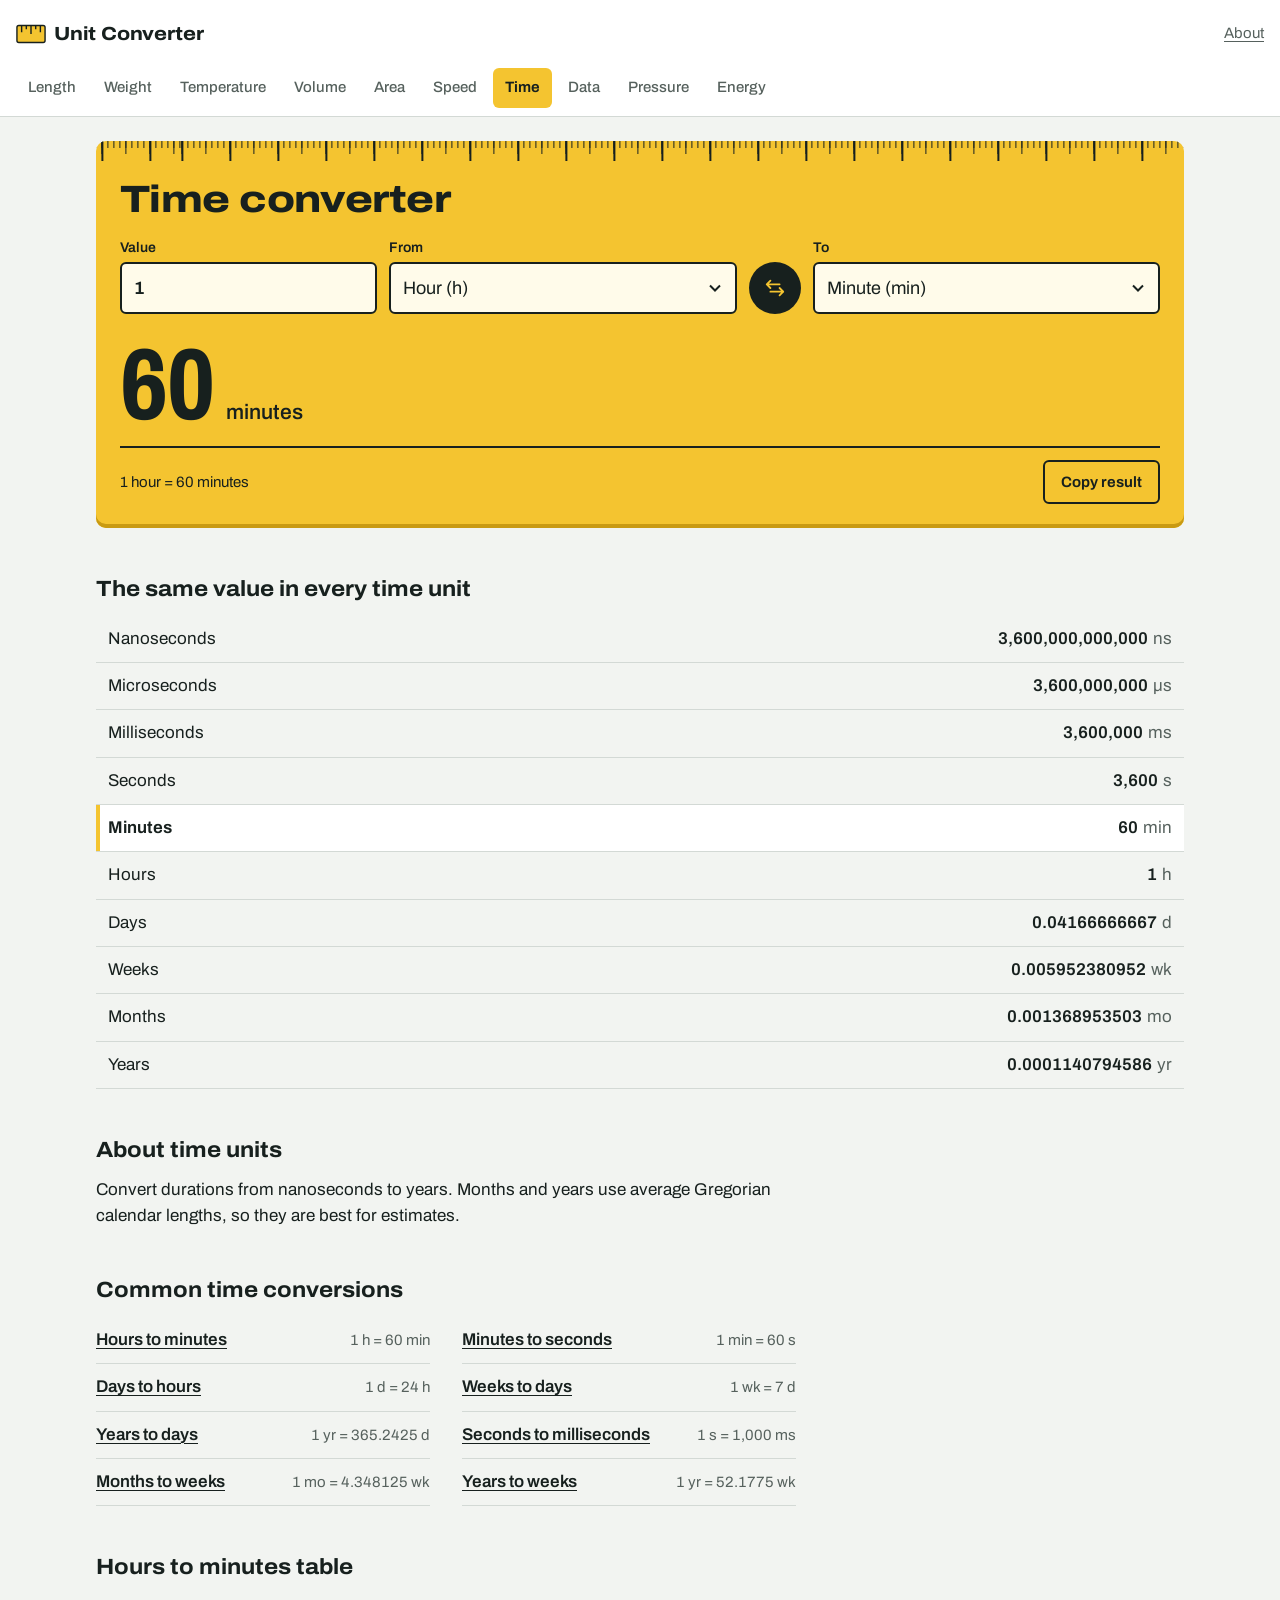
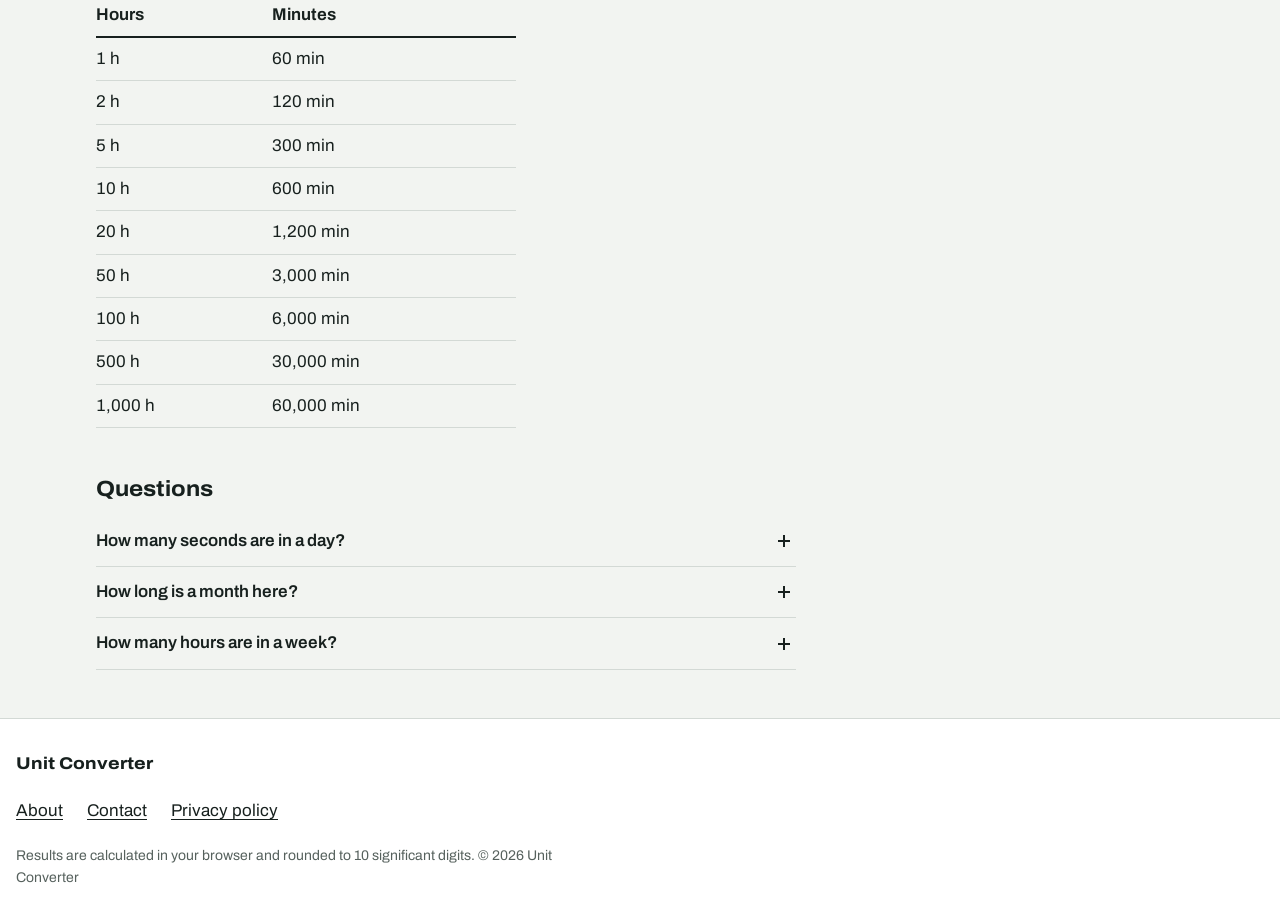
<file: public/time/index.html>
<!doctype html>
<html lang="en">
<head>
<meta charset="utf-8">
<meta name="viewport" content="width=device-width, initial-scale=1">
<title>Time converter: hours to minutes and more | Unit Converter</title>
<meta name="description" content="Free time converter. Convert durations from nanoseconds to years.">
<link rel="canonical" href="https://allunitconvert.online/time/">
<meta property="og:title" content="Time converter: hours to minutes and more | Unit Converter">
<meta property="og:description" content="Free time converter. Convert durations from nanoseconds to years.">
<meta property="og:type" content="website">
<meta property="og:url" content="https://allunitconvert.online/time/">
<meta name="theme-color" content="#F4C430">
<link rel="icon" href="../favicon.svg" type="image/svg+xml">
<link rel="preconnect" href="https://fonts.googleapis.com">
<link rel="preconnect" href="https://fonts.gstatic.com" crossorigin>
<link rel="stylesheet" href="https://fonts.googleapis.com/css2?family=Archivo:wdth,wght@62..125,400..800&display=swap">
<link rel="stylesheet" href="../assets/css/style.css">
<meta name="google-adsense-account" content="ca-pub-8884353000483064">
<script async src="https://pagead2.googlesyndication.com/pagead/js/adsbygoogle.js?client=ca-pub-8884353000483064" crossorigin="anonymous"></script>
<script src="../assets/js/ads-config.js"></script>
<script>(function (c, h) {
  if (!c) return;
  var live = c.showPlaceholders === false, s = c.slots || {};
  if (live) h.classList.add("ads-live");
  if (!live || (c.adsenseClient && s["rail-left"])) h.classList.add("has-rail-left");
  if (!live || (c.adsenseClient && s["rail-right"])) h.classList.add("has-rail-right");
})(window.AD_CONFIG, document.documentElement);</script>
<script src="../assets/js/ads.js" defer></script>
</head>
<body>
<a class="skip" href="#main">Skip to converter</a>
<header class="site-header">
  <div class="bar">
    <a class="logo" href="../"><svg class="logo-mark" viewBox="0 0 32 32" aria-hidden="true"><rect x="1" y="7" width="30" height="18" rx="2"/><path d="M6 7v7M11 7v4M16 7v9M21 7v4M26 7v7"/></svg><span>Unit Converter</span></a>
    <a class="header-link" href="../about.html">About</a>
  </div>
  <nav class="cats" aria-label="Converters"><ul><li><a href="../length/">Length</a></li><li><a href="../weight/">Weight</a></li><li><a href="../temperature/">Temperature</a></li><li><a href="../volume/">Volume</a></li><li><a href="../area/">Area</a></li><li><a href="../speed/">Speed</a></li><li><a href="../time/" aria-current="page">Time</a></li><li><a href="../data/">Data</a></li><li><a href="../pressure/">Pressure</a></li><li><a href="../energy/">Energy</a></li></ul></nav>
</header>
<div class="ad-band ad-band-top"><div class="ad ad-top-banner " data-ad="top-banner" data-size="728x90"><span class="ad-label">Advertisement</span><span class="ad-ph"><span class="ad-ph-wide">Top banner, 728 × 90</span><span class="ad-ph-narrow">Top banner, 320 × 100</span></span></div></div>
<div class="layout">
  <aside class="rail rail-left" aria-label="Advertisement"><div class="ad ad-rail-left " data-ad="rail-left" data-size="160x600"><span class="ad-label">Advertisement</span><span class="ad-ph"><span class="ad-ph-wide">Vertical banner, 160 × 600</span></span></div></aside>
  <main id="main">
<section class="tape" id="converter" data-category="time" aria-labelledby="cv-title">
  <div class="tape-ticks" aria-hidden="true"></div>
  <div class="tape-inner">
    <h1 id="cv-title">Time converter</h1>
    <form class="tape-form" onsubmit="return false">
      
      <label class="field field-value"><span>Value</span>
        <input id="cv-value" type="text" inputmode="decimal" autocomplete="off" spellcheck="false" value="1"></label>
      <label class="field field-from"><span>From</span><select id="cv-from"><option value="ns">Nanosecond (ns)</option><option value="us">Microsecond (µs)</option><option value="msec">Millisecond (ms)</option><option value="s">Second (s)</option><option value="min">Minute (min)</option><option value="h" selected>Hour (h)</option><option value="d">Day (d)</option><option value="wk">Week (wk)</option><option value="mo">Month (mo)</option><option value="yr">Year (yr)</option></select></label>
      <button type="button" class="swap" id="cv-swap" aria-label="Swap units"><svg viewBox="0 0 24 24" aria-hidden="true"><path d="M7 4 3 8l4 4M3 8h14M17 20l4-4-4-4M21 16H7"/></svg></button>
      <label class="field field-to"><span>To</span><select id="cv-to"><option value="ns">Nanosecond (ns)</option><option value="us">Microsecond (µs)</option><option value="msec">Millisecond (ms)</option><option value="s">Second (s)</option><option value="min" selected>Minute (min)</option><option value="h">Hour (h)</option><option value="d">Day (d)</option><option value="wk">Week (wk)</option><option value="mo">Month (mo)</option><option value="yr">Year (yr)</option></select></label>
    </form>
    <output class="result" id="cv-result" for="cv-value cv-from cv-to" aria-live="polite">
      <span class="result-num" id="cv-num">60</span>
      <span class="result-unit" id="cv-unit">minutes</span>
    </output>
    <div class="tape-foot">
      <p class="formula" id="cv-formula">1 hour = 60 minutes</p>
      <button type="button" class="copy" id="cv-copy">Copy result</button>
    </div>
  </div>
</section>
<section class="all-units" aria-labelledby="all-title">
  <h2 id="all-title">The same value in every time unit</h2>
  <table><tbody id="cv-all"></tbody></table>
</section>
<section class="ad-tiles" aria-label="Advertisements"><div class="ad ad-tile-1 " data-ad="tile-1" data-size="300x250"><span class="ad-label">Advertisement</span><span class="ad-ph"><span class="ad-ph-wide">Tile 1, 300 × 250</span></span></div><div class="ad ad-tile-2 " data-ad="tile-2" data-size="300x250"><span class="ad-label">Advertisement</span><span class="ad-ph"><span class="ad-ph-wide">Tile 2, 300 × 250</span></span></div><div class="ad ad-tile-3 tile-wide-only" data-ad="tile-3" data-size="300x250"><span class="ad-label">Advertisement</span><span class="ad-ph"><span class="ad-ph-wide">Tile 3, 300 × 250</span></span></div><div class="ad ad-tile-4 tile-wide-only" data-ad="tile-4" data-size="300x250"><span class="ad-label">Advertisement</span><span class="ad-ph"><span class="ad-ph-wide">Tile 4, 300 × 250</span></span></div></section>
<section class="prose"><h2>About time units</h2><p>Convert durations from nanoseconds to years. Months and years use average Gregorian calendar lengths, so they are best for estimates.</p></section>
<div class="ad-band ad-band-inline"><div class="ad ad-in-content " data-ad="in-content" data-size="728x90"><span class="ad-label">Advertisement</span><span class="ad-ph"><span class="ad-ph-wide">In-content banner, 728 × 90</span><span class="ad-ph-narrow">In-content banner, 320 × 100</span></span></div></div>
<section class="prose" aria-labelledby="pop-title">
  <h2 id="pop-title">Common time conversions</h2>
  <ul class="pairs"><li><a href="./?from=h&amp;to=min">Hours to minutes</a><span>1 h = 60 min</span></li><li><a href="./?from=min&amp;to=s">Minutes to seconds</a><span>1 min = 60 s</span></li><li><a href="./?from=d&amp;to=h">Days to hours</a><span>1 d = 24 h</span></li><li><a href="./?from=wk&amp;to=d">Weeks to days</a><span>1 wk = 7 d</span></li><li><a href="./?from=yr&amp;to=d">Years to days</a><span>1 yr = 365.2425 d</span></li><li><a href="./?from=s&amp;to=msec">Seconds to milliseconds</a><span>1 s = 1,000 ms</span></li><li><a href="./?from=mo&amp;to=wk">Months to weeks</a><span>1 mo = 4.348125 wk</span></li><li><a href="./?from=yr&amp;to=wk">Years to weeks</a><span>1 yr = 52.1775 wk</span></li></ul>
</section>
<section class="prose" aria-labelledby="ref-title">
  <h2 id="ref-title">Hours to minutes table</h2>
  <table class="ref"><thead><tr><th scope="col">Hours</th><th scope="col">Minutes</th></tr></thead>
  <tbody><tr><td>1 h</td><td>60 min</td></tr><tr><td>2 h</td><td>120 min</td></tr><tr><td>5 h</td><td>300 min</td></tr><tr><td>10 h</td><td>600 min</td></tr><tr><td>20 h</td><td>1,200 min</td></tr><tr><td>50 h</td><td>3,000 min</td></tr><tr><td>100 h</td><td>6,000 min</td></tr><tr><td>500 h</td><td>30,000 min</td></tr><tr><td>1,000 h</td><td>60,000 min</td></tr></tbody></table>
</section>
<section class="prose faq" aria-labelledby="faq-title"><h2 id="faq-title">Questions</h2><details><summary>How many seconds are in a day?</summary><p>86,400 seconds: 24 hours × 60 minutes × 60 seconds.</p></details><details><summary>How long is a month here?</summary><p>An average Gregorian month of 30.436875 days. A year is 365.2425 days, which accounts for leap years.</p></details><details><summary>How many hours are in a week?</summary><p>168 hours.</p></details></section>
  </main>
  <aside class="rail rail-right" aria-label="Advertisement"><div class="ad ad-rail-right " data-ad="rail-right" data-size="300x600"><span class="ad-label">Advertisement</span><span class="ad-ph"><span class="ad-ph-wide">Vertical banner, 300 × 600</span></span></div></aside>
</div>
<div class="ad-band ad-band-bottom"><div class="ad ad-bottom-banner " data-ad="bottom-banner" data-size="728x90"><span class="ad-label">Advertisement</span><span class="ad-ph"><span class="ad-ph-wide">Bottom banner, 728 × 90</span><span class="ad-ph-narrow">Bottom banner, 320 × 100</span></span></div></div>
<footer class="site-footer">
  <div class="footer-inner">
    <p class="footer-name">Unit Converter</p>
    <ul class="footer-links">
      <li><a href="../about.html">About</a></li>
      <li><a href="../contact.html">Contact</a></li>
      <li><a href="../privacy.html">Privacy policy</a></li>
    </ul>
    <p class="footer-note">Results are calculated in your browser and rounded to 10 significant digits. &copy; 2026 Unit Converter</p>
  </div>
</footer>
<aside class="video-ad" id="video-ad" aria-label="Video advertisement" hidden>
  <div class="video-ad-head"><span class="ad-label">Advertisement</span>
    <button type="button" class="icon-btn" data-close-video aria-label="Close video ad">&times;</button></div>
  <div class="video-ad-body" data-ad="video" data-size="320x180"><span class="ad-ph">Video ad, 320 × 180</span></div>
</aside>
<div class="interstitial" id="interstitial" role="dialog" aria-modal="true" aria-label="Advertisement" hidden>
  <div class="interstitial-panel">
    <div class="interstitial-head"><span class="ad-label">Advertisement</span>
      <button type="button" class="continue-btn" data-close-interstitial>Continue to page</button></div>
    <div class="interstitial-body" data-ad="interstitial" data-size="fullscreen"><span class="ad-ph">Full-screen ad</span></div>
  </div>
</div>
<script src="../assets/js/units.js"></script><script src="../assets/js/converter.js"></script>
</body>
</html>
</file>
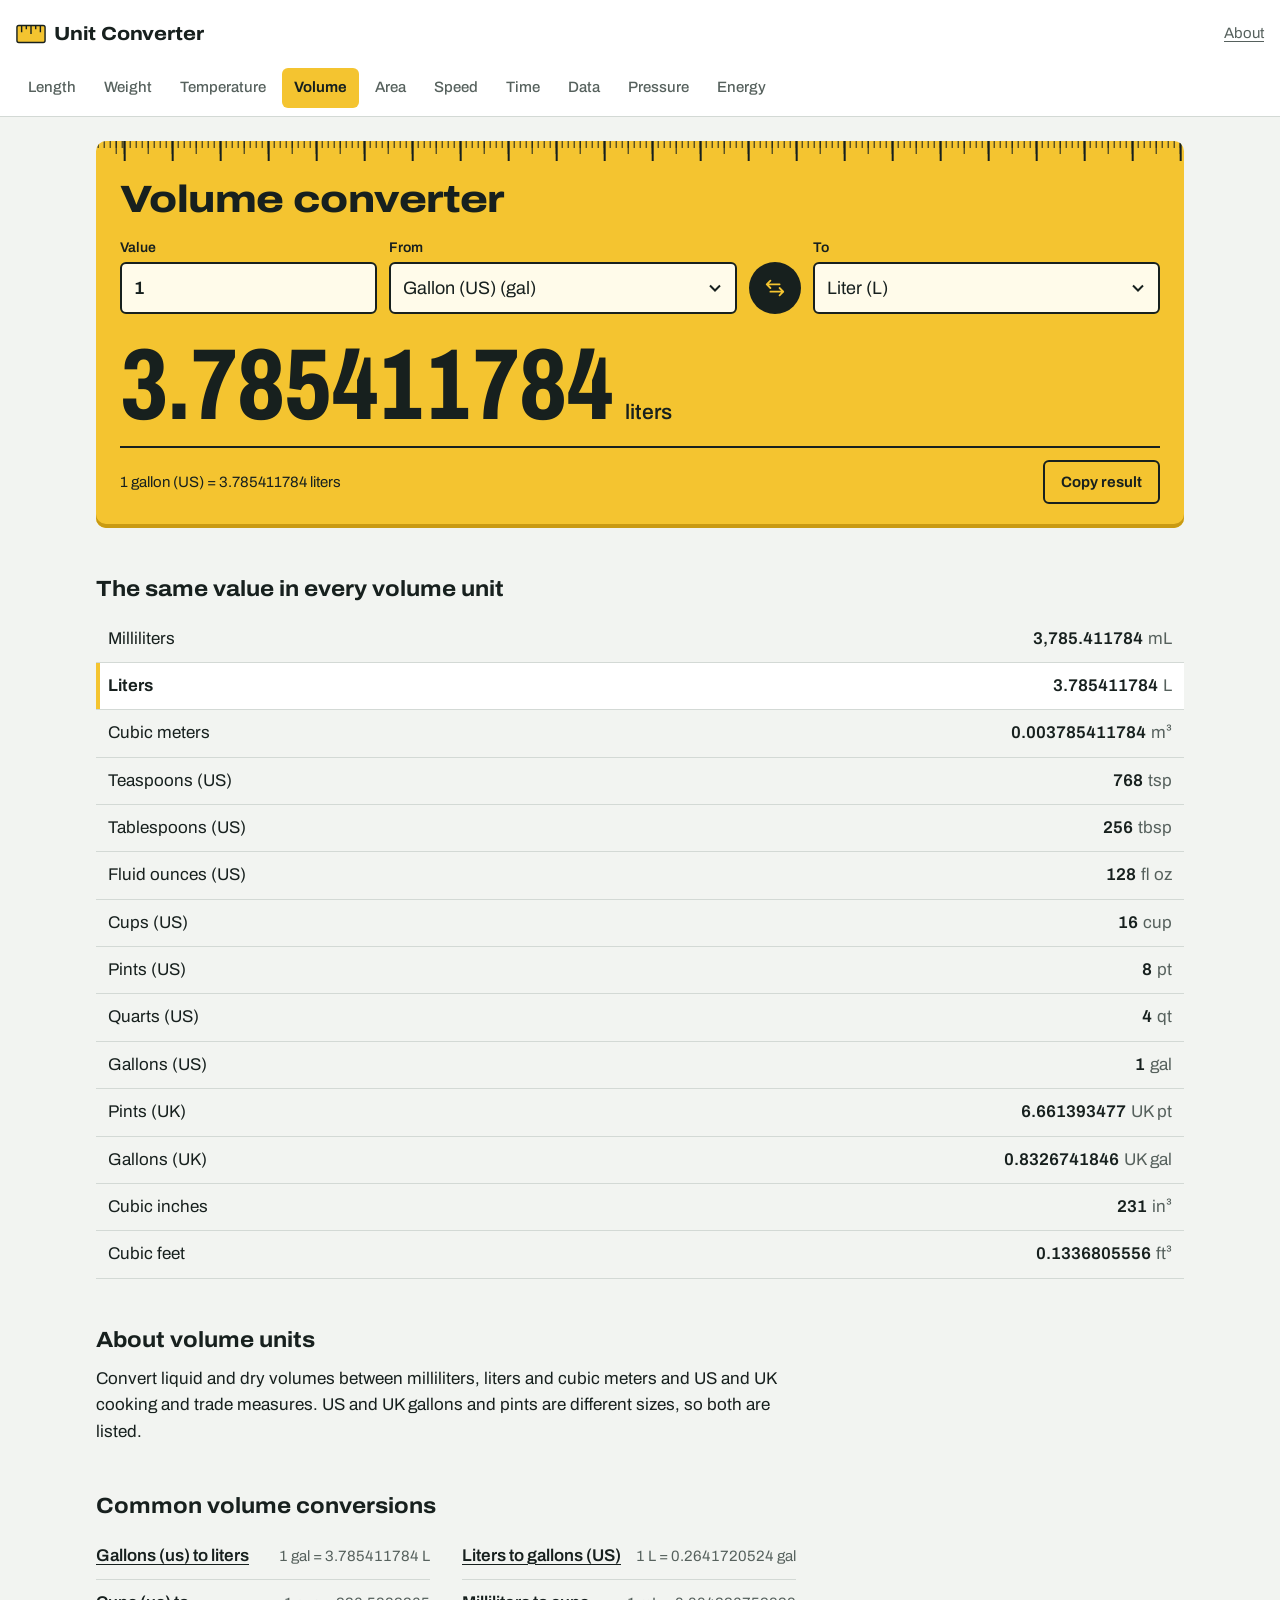
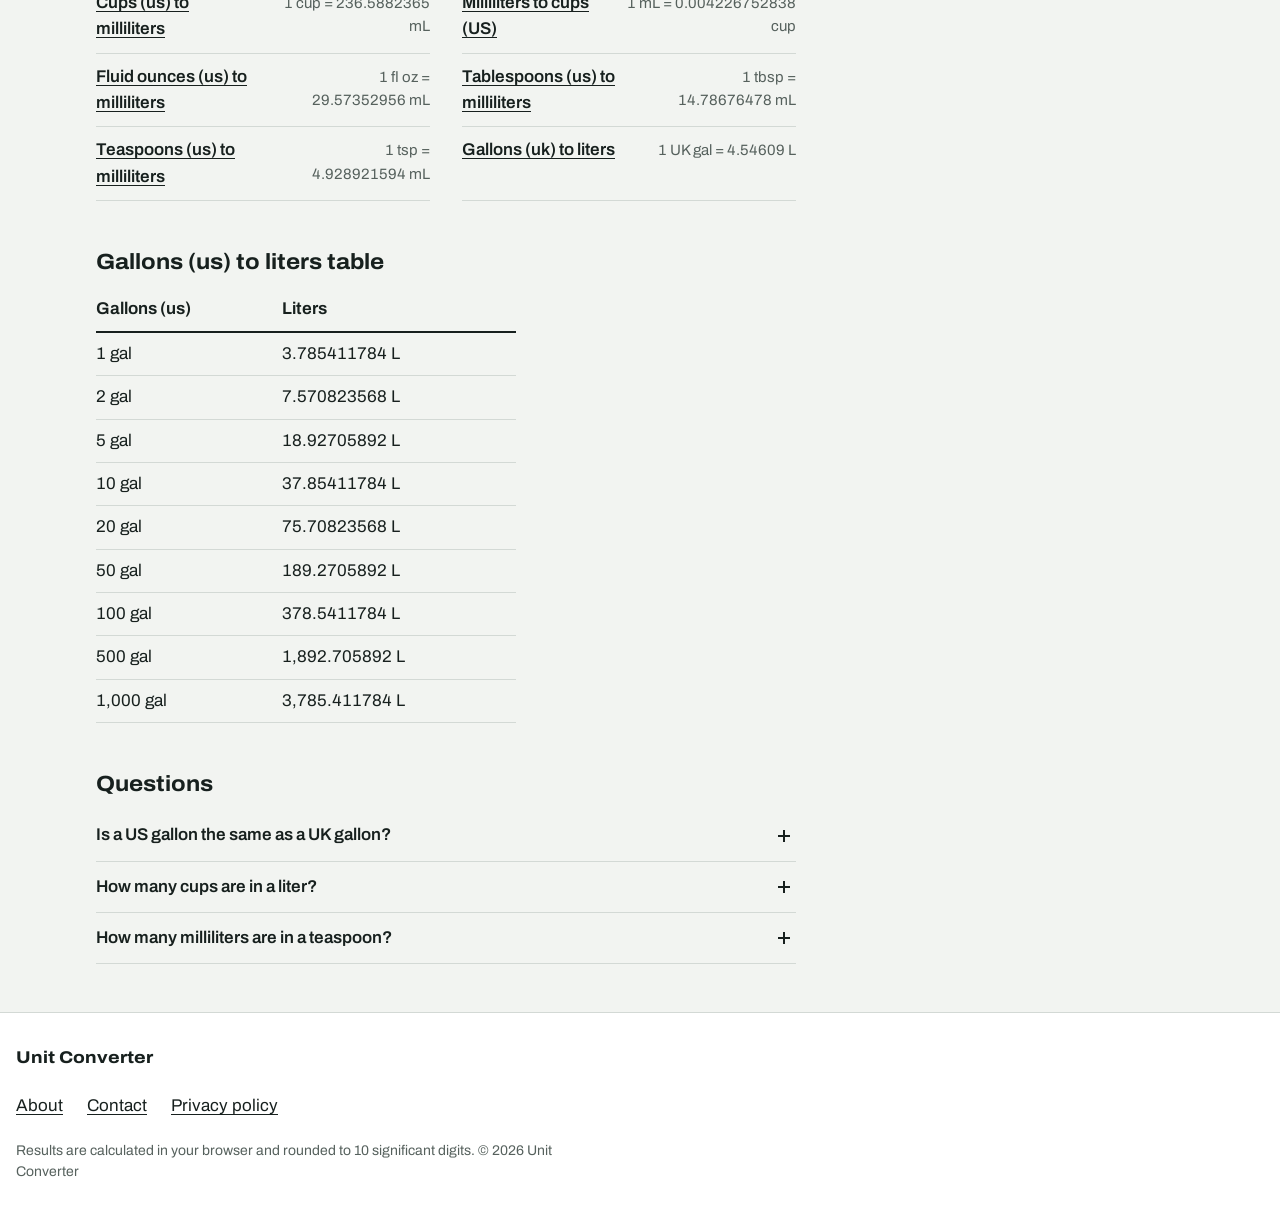
<file: public/volume/index.html>
<!doctype html>
<html lang="en">
<head>
<meta charset="utf-8">
<meta name="viewport" content="width=device-width, initial-scale=1">
<title>Volume converter: gallons (US) to liters and more | Unit Converter</title>
<meta name="description" content="Free volume converter. Convert liquid and dry volumes between milliliters, liters and cubic meters and US and UK cooking and trade measures.">
<link rel="canonical" href="https://allunitconvert.online/volume/">
<meta property="og:title" content="Volume converter: gallons (US) to liters and more | Unit Converter">
<meta property="og:description" content="Free volume converter. Convert liquid and dry volumes between milliliters, liters and cubic meters and US and UK cooking and trade measures.">
<meta property="og:type" content="website">
<meta property="og:url" content="https://allunitconvert.online/volume/">
<meta name="theme-color" content="#F4C430">
<link rel="icon" href="../favicon.svg" type="image/svg+xml">
<link rel="preconnect" href="https://fonts.googleapis.com">
<link rel="preconnect" href="https://fonts.gstatic.com" crossorigin>
<link rel="stylesheet" href="https://fonts.googleapis.com/css2?family=Archivo:wdth,wght@62..125,400..800&display=swap">
<link rel="stylesheet" href="../assets/css/style.css">
<meta name="google-adsense-account" content="ca-pub-8884353000483064">
<script async src="https://pagead2.googlesyndication.com/pagead/js/adsbygoogle.js?client=ca-pub-8884353000483064" crossorigin="anonymous"></script>
<script src="../assets/js/ads-config.js"></script>
<script>(function (c, h) {
  if (!c) return;
  var live = c.showPlaceholders === false, s = c.slots || {};
  if (live) h.classList.add("ads-live");
  if (!live || (c.adsenseClient && s["rail-left"])) h.classList.add("has-rail-left");
  if (!live || (c.adsenseClient && s["rail-right"])) h.classList.add("has-rail-right");
})(window.AD_CONFIG, document.documentElement);</script>
<script src="../assets/js/ads.js" defer></script>
</head>
<body>
<a class="skip" href="#main">Skip to converter</a>
<header class="site-header">
  <div class="bar">
    <a class="logo" href="../"><svg class="logo-mark" viewBox="0 0 32 32" aria-hidden="true"><rect x="1" y="7" width="30" height="18" rx="2"/><path d="M6 7v7M11 7v4M16 7v9M21 7v4M26 7v7"/></svg><span>Unit Converter</span></a>
    <a class="header-link" href="../about.html">About</a>
  </div>
  <nav class="cats" aria-label="Converters"><ul><li><a href="../length/">Length</a></li><li><a href="../weight/">Weight</a></li><li><a href="../temperature/">Temperature</a></li><li><a href="../volume/" aria-current="page">Volume</a></li><li><a href="../area/">Area</a></li><li><a href="../speed/">Speed</a></li><li><a href="../time/">Time</a></li><li><a href="../data/">Data</a></li><li><a href="../pressure/">Pressure</a></li><li><a href="../energy/">Energy</a></li></ul></nav>
</header>
<div class="ad-band ad-band-top"><div class="ad ad-top-banner " data-ad="top-banner" data-size="728x90"><span class="ad-label">Advertisement</span><span class="ad-ph"><span class="ad-ph-wide">Top banner, 728 × 90</span><span class="ad-ph-narrow">Top banner, 320 × 100</span></span></div></div>
<div class="layout">
  <aside class="rail rail-left" aria-label="Advertisement"><div class="ad ad-rail-left " data-ad="rail-left" data-size="160x600"><span class="ad-label">Advertisement</span><span class="ad-ph"><span class="ad-ph-wide">Vertical banner, 160 × 600</span></span></div></aside>
  <main id="main">
<section class="tape" id="converter" data-category="volume" aria-labelledby="cv-title">
  <div class="tape-ticks" aria-hidden="true"></div>
  <div class="tape-inner">
    <h1 id="cv-title">Volume converter</h1>
    <form class="tape-form" onsubmit="return false">
      
      <label class="field field-value"><span>Value</span>
        <input id="cv-value" type="text" inputmode="decimal" autocomplete="off" spellcheck="false" value="1"></label>
      <label class="field field-from"><span>From</span><select id="cv-from"><option value="ml">Milliliter (mL)</option><option value="l">Liter (L)</option><option value="m3">Cubic meter (m³)</option><option value="tsp">Teaspoon (US) (tsp)</option><option value="tbsp">Tablespoon (US) (tbsp)</option><option value="floz">Fluid ounce (US) (fl oz)</option><option value="cup">Cup (US) (cup)</option><option value="pt">Pint (US) (pt)</option><option value="qt">Quart (US) (qt)</option><option value="gal" selected>Gallon (US) (gal)</option><option value="ipt">Pint (UK) (UK pt)</option><option value="igal">Gallon (UK) (UK gal)</option><option value="in3">Cubic inch (in³)</option><option value="ft3">Cubic foot (ft³)</option></select></label>
      <button type="button" class="swap" id="cv-swap" aria-label="Swap units"><svg viewBox="0 0 24 24" aria-hidden="true"><path d="M7 4 3 8l4 4M3 8h14M17 20l4-4-4-4M21 16H7"/></svg></button>
      <label class="field field-to"><span>To</span><select id="cv-to"><option value="ml">Milliliter (mL)</option><option value="l" selected>Liter (L)</option><option value="m3">Cubic meter (m³)</option><option value="tsp">Teaspoon (US) (tsp)</option><option value="tbsp">Tablespoon (US) (tbsp)</option><option value="floz">Fluid ounce (US) (fl oz)</option><option value="cup">Cup (US) (cup)</option><option value="pt">Pint (US) (pt)</option><option value="qt">Quart (US) (qt)</option><option value="gal">Gallon (US) (gal)</option><option value="ipt">Pint (UK) (UK pt)</option><option value="igal">Gallon (UK) (UK gal)</option><option value="in3">Cubic inch (in³)</option><option value="ft3">Cubic foot (ft³)</option></select></label>
    </form>
    <output class="result" id="cv-result" for="cv-value cv-from cv-to" aria-live="polite">
      <span class="result-num" id="cv-num">3.785411784</span>
      <span class="result-unit" id="cv-unit">liters</span>
    </output>
    <div class="tape-foot">
      <p class="formula" id="cv-formula">1 gallon (US) = 3.785411784 liters</p>
      <button type="button" class="copy" id="cv-copy">Copy result</button>
    </div>
  </div>
</section>
<section class="all-units" aria-labelledby="all-title">
  <h2 id="all-title">The same value in every volume unit</h2>
  <table><tbody id="cv-all"></tbody></table>
</section>
<section class="ad-tiles" aria-label="Advertisements"><div class="ad ad-tile-1 " data-ad="tile-1" data-size="300x250"><span class="ad-label">Advertisement</span><span class="ad-ph"><span class="ad-ph-wide">Tile 1, 300 × 250</span></span></div><div class="ad ad-tile-2 " data-ad="tile-2" data-size="300x250"><span class="ad-label">Advertisement</span><span class="ad-ph"><span class="ad-ph-wide">Tile 2, 300 × 250</span></span></div><div class="ad ad-tile-3 tile-wide-only" data-ad="tile-3" data-size="300x250"><span class="ad-label">Advertisement</span><span class="ad-ph"><span class="ad-ph-wide">Tile 3, 300 × 250</span></span></div><div class="ad ad-tile-4 tile-wide-only" data-ad="tile-4" data-size="300x250"><span class="ad-label">Advertisement</span><span class="ad-ph"><span class="ad-ph-wide">Tile 4, 300 × 250</span></span></div></section>
<section class="prose"><h2>About volume units</h2><p>Convert liquid and dry volumes between milliliters, liters and cubic meters and US and UK cooking and trade measures. US and UK gallons and pints are different sizes, so both are listed.</p></section>
<div class="ad-band ad-band-inline"><div class="ad ad-in-content " data-ad="in-content" data-size="728x90"><span class="ad-label">Advertisement</span><span class="ad-ph"><span class="ad-ph-wide">In-content banner, 728 × 90</span><span class="ad-ph-narrow">In-content banner, 320 × 100</span></span></div></div>
<section class="prose" aria-labelledby="pop-title">
  <h2 id="pop-title">Common volume conversions</h2>
  <ul class="pairs"><li><a href="./?from=gal&amp;to=l">Gallons (us) to liters</a><span>1 gal = 3.785411784 L</span></li><li><a href="./?from=l&amp;to=gal">Liters to gallons (US)</a><span>1 L = 0.2641720524 gal</span></li><li><a href="./?from=cup&amp;to=ml">Cups (us) to milliliters</a><span>1 cup = 236.5882365 mL</span></li><li><a href="./?from=ml&amp;to=cup">Milliliters to cups (US)</a><span>1 mL = 0.004226752838 cup</span></li><li><a href="./?from=floz&amp;to=ml">Fluid ounces (us) to milliliters</a><span>1 fl oz = 29.57352956 mL</span></li><li><a href="./?from=tbsp&amp;to=ml">Tablespoons (us) to milliliters</a><span>1 tbsp = 14.78676478 mL</span></li><li><a href="./?from=tsp&amp;to=ml">Teaspoons (us) to milliliters</a><span>1 tsp = 4.928921594 mL</span></li><li><a href="./?from=igal&amp;to=l">Gallons (uk) to liters</a><span>1 UK gal = 4.54609 L</span></li></ul>
</section>
<section class="prose" aria-labelledby="ref-title">
  <h2 id="ref-title">Gallons (us) to liters table</h2>
  <table class="ref"><thead><tr><th scope="col">Gallons (us)</th><th scope="col">Liters</th></tr></thead>
  <tbody><tr><td>1 gal</td><td>3.785411784 L</td></tr><tr><td>2 gal</td><td>7.570823568 L</td></tr><tr><td>5 gal</td><td>18.92705892 L</td></tr><tr><td>10 gal</td><td>37.85411784 L</td></tr><tr><td>20 gal</td><td>75.70823568 L</td></tr><tr><td>50 gal</td><td>189.2705892 L</td></tr><tr><td>100 gal</td><td>378.5411784 L</td></tr><tr><td>500 gal</td><td>1,892.705892 L</td></tr><tr><td>1,000 gal</td><td>3,785.411784 L</td></tr></tbody></table>
</section>
<section class="prose faq" aria-labelledby="faq-title"><h2 id="faq-title">Questions</h2><details><summary>Is a US gallon the same as a UK gallon?</summary><p>No. A US gallon is 3.785 liters and a UK (imperial) gallon is 4.546 liters, about 20% larger.</p></details><details><summary>How many cups are in a liter?</summary><p>About 4.23 US cups. This converter uses the US customary cup of 236.59 mL; nutrition labels round it to 240 mL.</p></details><details><summary>How many milliliters are in a teaspoon?</summary><p>A US teaspoon is about 4.93 mL. Recipes outside the US often use a metric teaspoon of exactly 5 mL.</p></details></section>
  </main>
  <aside class="rail rail-right" aria-label="Advertisement"><div class="ad ad-rail-right " data-ad="rail-right" data-size="300x600"><span class="ad-label">Advertisement</span><span class="ad-ph"><span class="ad-ph-wide">Vertical banner, 300 × 600</span></span></div></aside>
</div>
<div class="ad-band ad-band-bottom"><div class="ad ad-bottom-banner " data-ad="bottom-banner" data-size="728x90"><span class="ad-label">Advertisement</span><span class="ad-ph"><span class="ad-ph-wide">Bottom banner, 728 × 90</span><span class="ad-ph-narrow">Bottom banner, 320 × 100</span></span></div></div>
<footer class="site-footer">
  <div class="footer-inner">
    <p class="footer-name">Unit Converter</p>
    <ul class="footer-links">
      <li><a href="../about.html">About</a></li>
      <li><a href="../contact.html">Contact</a></li>
      <li><a href="../privacy.html">Privacy policy</a></li>
    </ul>
    <p class="footer-note">Results are calculated in your browser and rounded to 10 significant digits. &copy; 2026 Unit Converter</p>
  </div>
</footer>
<aside class="video-ad" id="video-ad" aria-label="Video advertisement" hidden>
  <div class="video-ad-head"><span class="ad-label">Advertisement</span>
    <button type="button" class="icon-btn" data-close-video aria-label="Close video ad">&times;</button></div>
  <div class="video-ad-body" data-ad="video" data-size="320x180"><span class="ad-ph">Video ad, 320 × 180</span></div>
</aside>
<div class="interstitial" id="interstitial" role="dialog" aria-modal="true" aria-label="Advertisement" hidden>
  <div class="interstitial-panel">
    <div class="interstitial-head"><span class="ad-label">Advertisement</span>
      <button type="button" class="continue-btn" data-close-interstitial>Continue to page</button></div>
    <div class="interstitial-body" data-ad="interstitial" data-size="fullscreen"><span class="ad-ph">Full-screen ad</span></div>
  </div>
</div>
<script src="../assets/js/units.js"></script><script src="../assets/js/converter.js"></script>
</body>
</html>
</file>
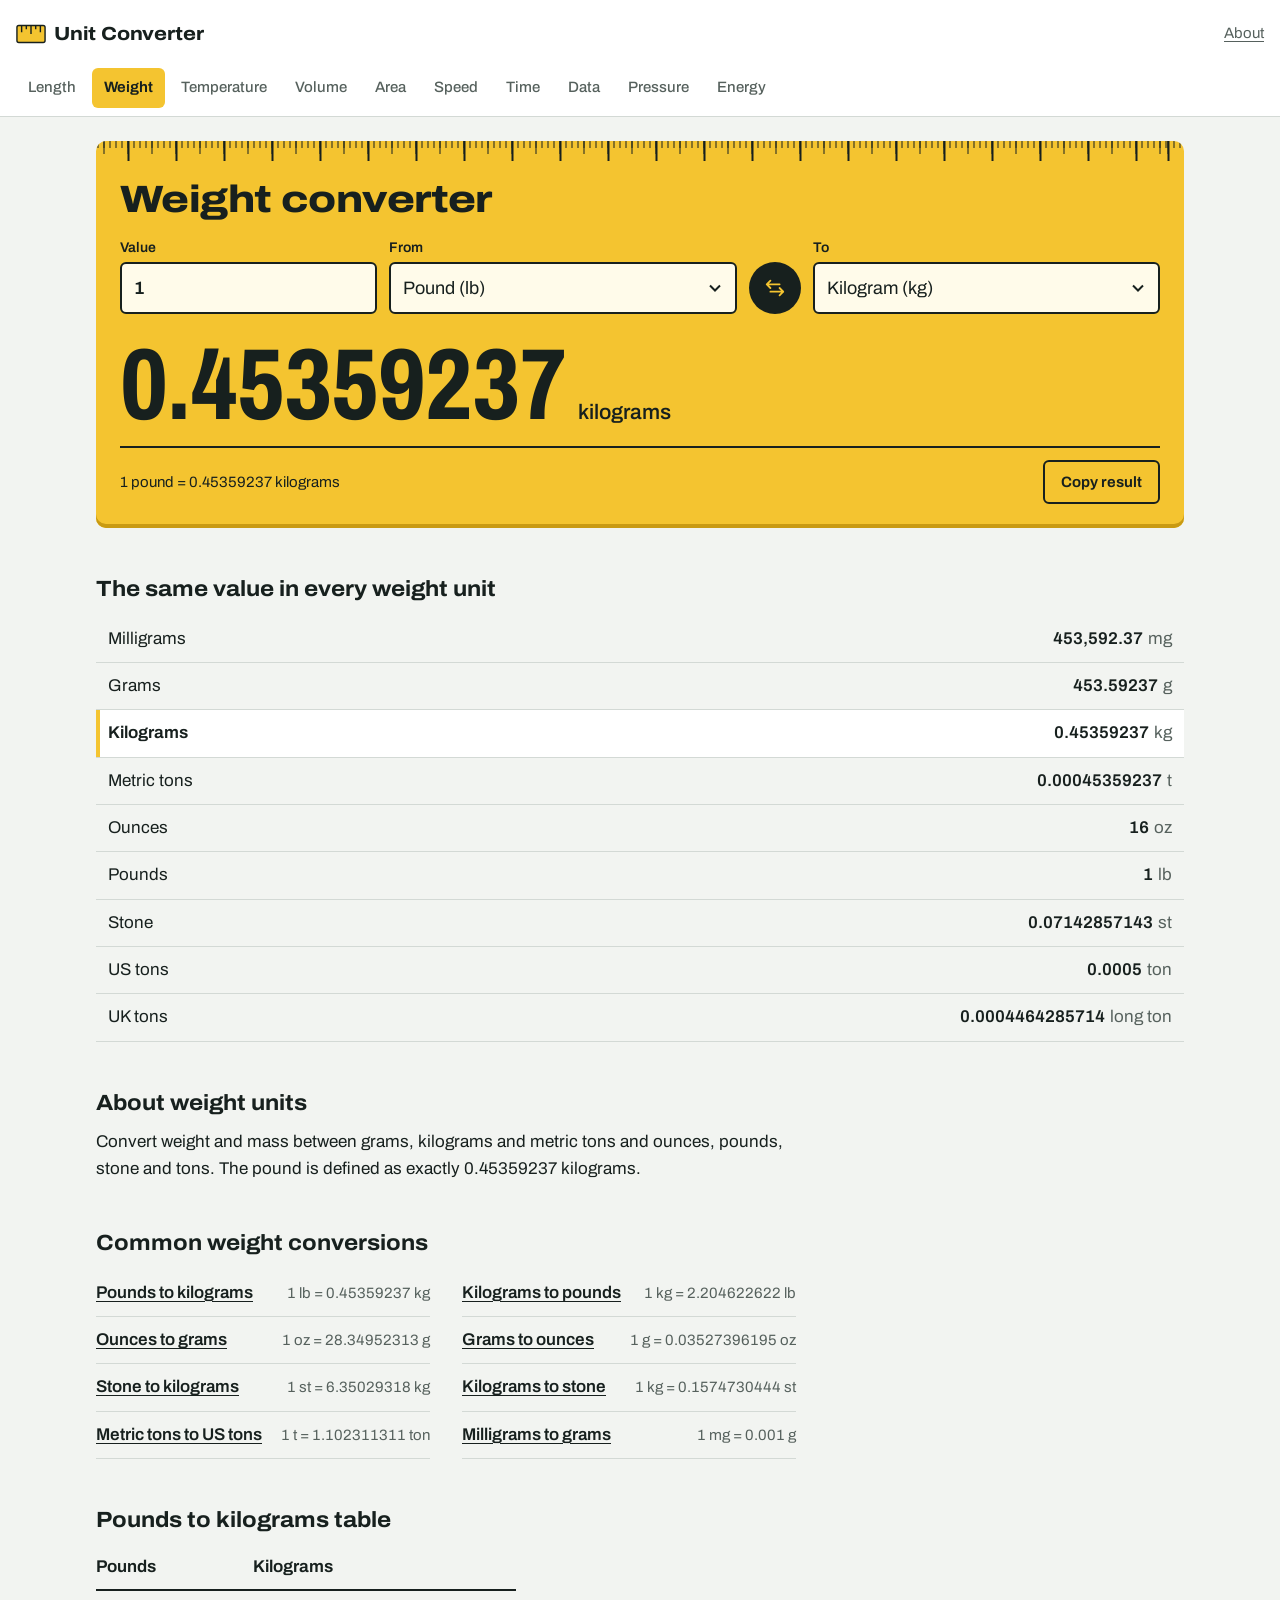
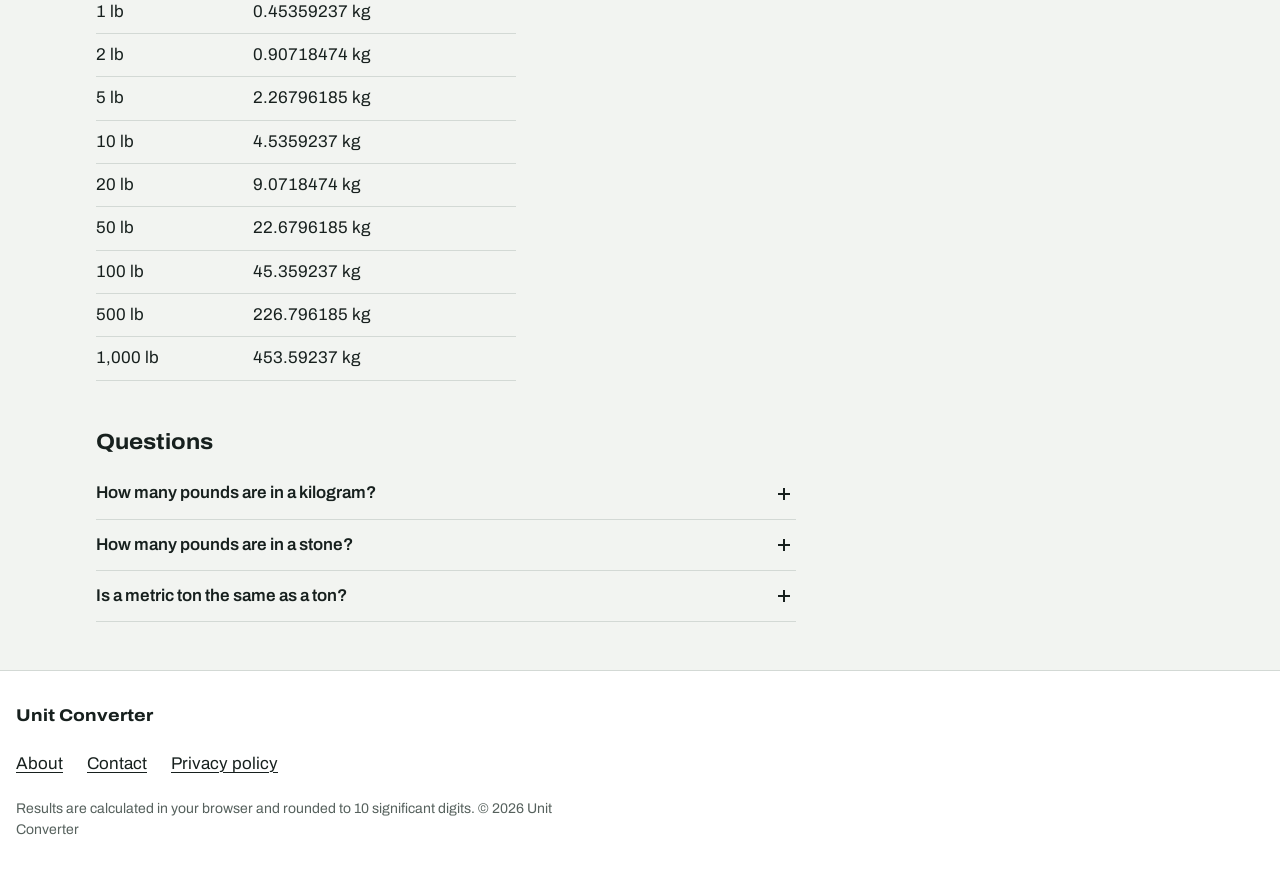
<file: public/weight/index.html>
<!doctype html>
<html lang="en">
<head>
<meta charset="utf-8">
<meta name="viewport" content="width=device-width, initial-scale=1">
<title>Weight converter: pounds to kilograms and more | Unit Converter</title>
<meta name="description" content="Free weight converter. Convert weight and mass between grams, kilograms and metric tons and ounces, pounds, stone and tons.">
<link rel="canonical" href="https://allunitconvert.online/weight/">
<meta property="og:title" content="Weight converter: pounds to kilograms and more | Unit Converter">
<meta property="og:description" content="Free weight converter. Convert weight and mass between grams, kilograms and metric tons and ounces, pounds, stone and tons.">
<meta property="og:type" content="website">
<meta property="og:url" content="https://allunitconvert.online/weight/">
<meta name="theme-color" content="#F4C430">
<link rel="icon" href="../favicon.svg" type="image/svg+xml">
<link rel="preconnect" href="https://fonts.googleapis.com">
<link rel="preconnect" href="https://fonts.gstatic.com" crossorigin>
<link rel="stylesheet" href="https://fonts.googleapis.com/css2?family=Archivo:wdth,wght@62..125,400..800&display=swap">
<link rel="stylesheet" href="../assets/css/style.css">
<meta name="google-adsense-account" content="ca-pub-8884353000483064">
<script async src="https://pagead2.googlesyndication.com/pagead/js/adsbygoogle.js?client=ca-pub-8884353000483064" crossorigin="anonymous"></script>
<script src="../assets/js/ads-config.js"></script>
<script>(function (c, h) {
  if (!c) return;
  var live = c.showPlaceholders === false, s = c.slots || {};
  if (live) h.classList.add("ads-live");
  if (!live || (c.adsenseClient && s["rail-left"])) h.classList.add("has-rail-left");
  if (!live || (c.adsenseClient && s["rail-right"])) h.classList.add("has-rail-right");
})(window.AD_CONFIG, document.documentElement);</script>
<script src="../assets/js/ads.js" defer></script>
</head>
<body>
<a class="skip" href="#main">Skip to converter</a>
<header class="site-header">
  <div class="bar">
    <a class="logo" href="../"><svg class="logo-mark" viewBox="0 0 32 32" aria-hidden="true"><rect x="1" y="7" width="30" height="18" rx="2"/><path d="M6 7v7M11 7v4M16 7v9M21 7v4M26 7v7"/></svg><span>Unit Converter</span></a>
    <a class="header-link" href="../about.html">About</a>
  </div>
  <nav class="cats" aria-label="Converters"><ul><li><a href="../length/">Length</a></li><li><a href="../weight/" aria-current="page">Weight</a></li><li><a href="../temperature/">Temperature</a></li><li><a href="../volume/">Volume</a></li><li><a href="../area/">Area</a></li><li><a href="../speed/">Speed</a></li><li><a href="../time/">Time</a></li><li><a href="../data/">Data</a></li><li><a href="../pressure/">Pressure</a></li><li><a href="../energy/">Energy</a></li></ul></nav>
</header>
<div class="ad-band ad-band-top"><div class="ad ad-top-banner " data-ad="top-banner" data-size="728x90"><span class="ad-label">Advertisement</span><span class="ad-ph"><span class="ad-ph-wide">Top banner, 728 × 90</span><span class="ad-ph-narrow">Top banner, 320 × 100</span></span></div></div>
<div class="layout">
  <aside class="rail rail-left" aria-label="Advertisement"><div class="ad ad-rail-left " data-ad="rail-left" data-size="160x600"><span class="ad-label">Advertisement</span><span class="ad-ph"><span class="ad-ph-wide">Vertical banner, 160 × 600</span></span></div></aside>
  <main id="main">
<section class="tape" id="converter" data-category="weight" aria-labelledby="cv-title">
  <div class="tape-ticks" aria-hidden="true"></div>
  <div class="tape-inner">
    <h1 id="cv-title">Weight converter</h1>
    <form class="tape-form" onsubmit="return false">
      
      <label class="field field-value"><span>Value</span>
        <input id="cv-value" type="text" inputmode="decimal" autocomplete="off" spellcheck="false" value="1"></label>
      <label class="field field-from"><span>From</span><select id="cv-from"><option value="mg">Milligram (mg)</option><option value="g">Gram (g)</option><option value="kg">Kilogram (kg)</option><option value="t">Metric ton (t)</option><option value="oz">Ounce (oz)</option><option value="lb" selected>Pound (lb)</option><option value="st">Stone (st)</option><option value="ton">US ton (ton)</option><option value="lt">UK ton (long ton)</option></select></label>
      <button type="button" class="swap" id="cv-swap" aria-label="Swap units"><svg viewBox="0 0 24 24" aria-hidden="true"><path d="M7 4 3 8l4 4M3 8h14M17 20l4-4-4-4M21 16H7"/></svg></button>
      <label class="field field-to"><span>To</span><select id="cv-to"><option value="mg">Milligram (mg)</option><option value="g">Gram (g)</option><option value="kg" selected>Kilogram (kg)</option><option value="t">Metric ton (t)</option><option value="oz">Ounce (oz)</option><option value="lb">Pound (lb)</option><option value="st">Stone (st)</option><option value="ton">US ton (ton)</option><option value="lt">UK ton (long ton)</option></select></label>
    </form>
    <output class="result" id="cv-result" for="cv-value cv-from cv-to" aria-live="polite">
      <span class="result-num" id="cv-num">0.45359237</span>
      <span class="result-unit" id="cv-unit">kilograms</span>
    </output>
    <div class="tape-foot">
      <p class="formula" id="cv-formula">1 pound = 0.45359237 kilograms</p>
      <button type="button" class="copy" id="cv-copy">Copy result</button>
    </div>
  </div>
</section>
<section class="all-units" aria-labelledby="all-title">
  <h2 id="all-title">The same value in every weight unit</h2>
  <table><tbody id="cv-all"></tbody></table>
</section>
<section class="ad-tiles" aria-label="Advertisements"><div class="ad ad-tile-1 " data-ad="tile-1" data-size="300x250"><span class="ad-label">Advertisement</span><span class="ad-ph"><span class="ad-ph-wide">Tile 1, 300 × 250</span></span></div><div class="ad ad-tile-2 " data-ad="tile-2" data-size="300x250"><span class="ad-label">Advertisement</span><span class="ad-ph"><span class="ad-ph-wide">Tile 2, 300 × 250</span></span></div><div class="ad ad-tile-3 tile-wide-only" data-ad="tile-3" data-size="300x250"><span class="ad-label">Advertisement</span><span class="ad-ph"><span class="ad-ph-wide">Tile 3, 300 × 250</span></span></div><div class="ad ad-tile-4 tile-wide-only" data-ad="tile-4" data-size="300x250"><span class="ad-label">Advertisement</span><span class="ad-ph"><span class="ad-ph-wide">Tile 4, 300 × 250</span></span></div></section>
<section class="prose"><h2>About weight units</h2><p>Convert weight and mass between grams, kilograms and metric tons and ounces, pounds, stone and tons. The pound is defined as exactly 0.45359237 kilograms.</p></section>
<div class="ad-band ad-band-inline"><div class="ad ad-in-content " data-ad="in-content" data-size="728x90"><span class="ad-label">Advertisement</span><span class="ad-ph"><span class="ad-ph-wide">In-content banner, 728 × 90</span><span class="ad-ph-narrow">In-content banner, 320 × 100</span></span></div></div>
<section class="prose" aria-labelledby="pop-title">
  <h2 id="pop-title">Common weight conversions</h2>
  <ul class="pairs"><li><a href="./?from=lb&amp;to=kg">Pounds to kilograms</a><span>1 lb = 0.45359237 kg</span></li><li><a href="./?from=kg&amp;to=lb">Kilograms to pounds</a><span>1 kg = 2.204622622 lb</span></li><li><a href="./?from=oz&amp;to=g">Ounces to grams</a><span>1 oz = 28.34952313 g</span></li><li><a href="./?from=g&amp;to=oz">Grams to ounces</a><span>1 g = 0.03527396195 oz</span></li><li><a href="./?from=st&amp;to=kg">Stone to kilograms</a><span>1 st = 6.35029318 kg</span></li><li><a href="./?from=kg&amp;to=st">Kilograms to stone</a><span>1 kg = 0.1574730444 st</span></li><li><a href="./?from=t&amp;to=ton">Metric tons to US tons</a><span>1 t = 1.102311311 ton</span></li><li><a href="./?from=mg&amp;to=g">Milligrams to grams</a><span>1 mg = 0.001 g</span></li></ul>
</section>
<section class="prose" aria-labelledby="ref-title">
  <h2 id="ref-title">Pounds to kilograms table</h2>
  <table class="ref"><thead><tr><th scope="col">Pounds</th><th scope="col">Kilograms</th></tr></thead>
  <tbody><tr><td>1 lb</td><td>0.45359237 kg</td></tr><tr><td>2 lb</td><td>0.90718474 kg</td></tr><tr><td>5 lb</td><td>2.26796185 kg</td></tr><tr><td>10 lb</td><td>4.5359237 kg</td></tr><tr><td>20 lb</td><td>9.0718474 kg</td></tr><tr><td>50 lb</td><td>22.6796185 kg</td></tr><tr><td>100 lb</td><td>45.359237 kg</td></tr><tr><td>500 lb</td><td>226.796185 kg</td></tr><tr><td>1,000 lb</td><td>453.59237 kg</td></tr></tbody></table>
</section>
<section class="prose faq" aria-labelledby="faq-title"><h2 id="faq-title">Questions</h2><details><summary>How many pounds are in a kilogram?</summary><p>About 2.20462 pounds. One pound is exactly 0.45359237 kilograms.</p></details><details><summary>How many pounds are in a stone?</summary><p>14 pounds, or about 6.35 kilograms. Stone is still used for body weight in the UK and Ireland.</p></details><details><summary>Is a metric ton the same as a ton?</summary><p>No. A metric ton is 1,000 kg. A US ton is 2,000 pounds (907.18 kg) and a UK ton is 2,240 pounds (1,016.05 kg).</p></details></section>
  </main>
  <aside class="rail rail-right" aria-label="Advertisement"><div class="ad ad-rail-right " data-ad="rail-right" data-size="300x600"><span class="ad-label">Advertisement</span><span class="ad-ph"><span class="ad-ph-wide">Vertical banner, 300 × 600</span></span></div></aside>
</div>
<div class="ad-band ad-band-bottom"><div class="ad ad-bottom-banner " data-ad="bottom-banner" data-size="728x90"><span class="ad-label">Advertisement</span><span class="ad-ph"><span class="ad-ph-wide">Bottom banner, 728 × 90</span><span class="ad-ph-narrow">Bottom banner, 320 × 100</span></span></div></div>
<footer class="site-footer">
  <div class="footer-inner">
    <p class="footer-name">Unit Converter</p>
    <ul class="footer-links">
      <li><a href="../about.html">About</a></li>
      <li><a href="../contact.html">Contact</a></li>
      <li><a href="../privacy.html">Privacy policy</a></li>
    </ul>
    <p class="footer-note">Results are calculated in your browser and rounded to 10 significant digits. &copy; 2026 Unit Converter</p>
  </div>
</footer>
<aside class="video-ad" id="video-ad" aria-label="Video advertisement" hidden>
  <div class="video-ad-head"><span class="ad-label">Advertisement</span>
    <button type="button" class="icon-btn" data-close-video aria-label="Close video ad">&times;</button></div>
  <div class="video-ad-body" data-ad="video" data-size="320x180"><span class="ad-ph">Video ad, 320 × 180</span></div>
</aside>
<div class="interstitial" id="interstitial" role="dialog" aria-modal="true" aria-label="Advertisement" hidden>
  <div class="interstitial-panel">
    <div class="interstitial-head"><span class="ad-label">Advertisement</span>
      <button type="button" class="continue-btn" data-close-interstitial>Continue to page</button></div>
    <div class="interstitial-body" data-ad="interstitial" data-size="fullscreen"><span class="ad-ph">Full-screen ad</span></div>
  </div>
</div>
<script src="../assets/js/units.js"></script><script src="../assets/js/converter.js"></script>
</body>
</html>
</file>
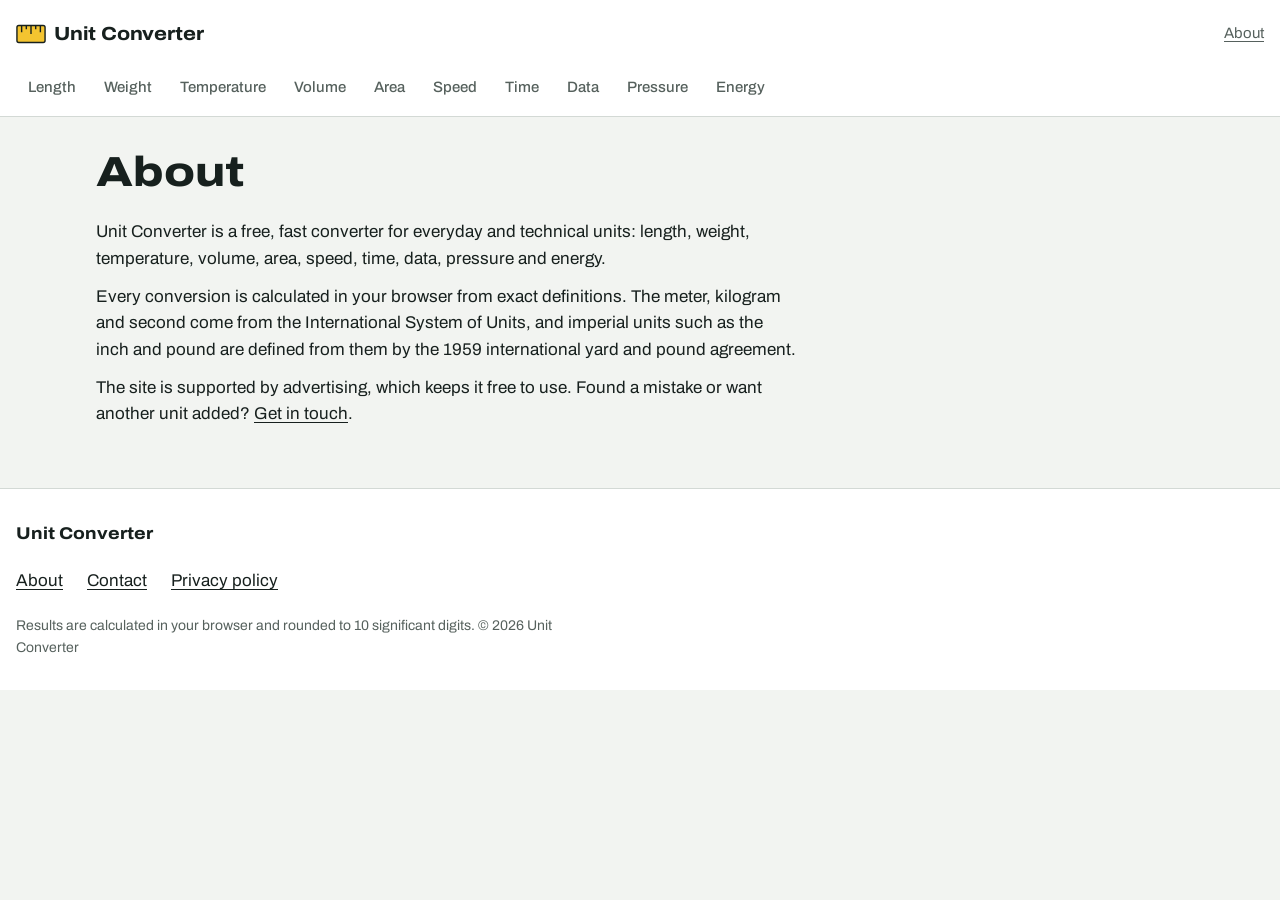
<file: public/about.html>
<!doctype html>
<html lang="en">
<head>
<meta charset="utf-8">
<meta name="viewport" content="width=device-width, initial-scale=1">
<title>About | Unit Converter</title>
<meta name="description" content="About Unit Converter.">
<link rel="canonical" href="https://allunitconvert.online/about.html">
<meta property="og:title" content="About | Unit Converter">
<meta property="og:description" content="About Unit Converter.">
<meta property="og:type" content="website">
<meta property="og:url" content="https://allunitconvert.online/about.html">
<meta name="theme-color" content="#F4C430">
<link rel="icon" href="favicon.svg" type="image/svg+xml">
<link rel="preconnect" href="https://fonts.googleapis.com">
<link rel="preconnect" href="https://fonts.gstatic.com" crossorigin>
<link rel="stylesheet" href="https://fonts.googleapis.com/css2?family=Archivo:wdth,wght@62..125,400..800&display=swap">
<link rel="stylesheet" href="assets/css/style.css">
<meta name="google-adsense-account" content="ca-pub-8884353000483064">
<script async src="https://pagead2.googlesyndication.com/pagead/js/adsbygoogle.js?client=ca-pub-8884353000483064" crossorigin="anonymous"></script>
<script src="assets/js/ads-config.js"></script>
<script>(function (c, h) {
  if (!c) return;
  var live = c.showPlaceholders === false, s = c.slots || {};
  if (live) h.classList.add("ads-live");
  if (!live || (c.adsenseClient && s["rail-left"])) h.classList.add("has-rail-left");
  if (!live || (c.adsenseClient && s["rail-right"])) h.classList.add("has-rail-right");
})(window.AD_CONFIG, document.documentElement);</script>
<script src="assets/js/ads.js" defer></script>
</head>
<body>
<a class="skip" href="#main">Skip to converter</a>
<header class="site-header">
  <div class="bar">
    <a class="logo" href="./"><svg class="logo-mark" viewBox="0 0 32 32" aria-hidden="true"><rect x="1" y="7" width="30" height="18" rx="2"/><path d="M6 7v7M11 7v4M16 7v9M21 7v4M26 7v7"/></svg><span>Unit Converter</span></a>
    <a class="header-link" href="about.html">About</a>
  </div>
  <nav class="cats" aria-label="Converters"><ul><li><a href="length/">Length</a></li><li><a href="weight/">Weight</a></li><li><a href="temperature/">Temperature</a></li><li><a href="volume/">Volume</a></li><li><a href="area/">Area</a></li><li><a href="speed/">Speed</a></li><li><a href="time/">Time</a></li><li><a href="data/">Data</a></li><li><a href="pressure/">Pressure</a></li><li><a href="energy/">Energy</a></li></ul></nav>
</header>
<div class="ad-band ad-band-top"><div class="ad ad-top-banner " data-ad="top-banner" data-size="728x90"><span class="ad-label">Advertisement</span><span class="ad-ph"><span class="ad-ph-wide">Top banner, 728 × 90</span><span class="ad-ph-narrow">Top banner, 320 × 100</span></span></div></div>
<div class="layout">
  <aside class="rail rail-left" aria-label="Advertisement"><div class="ad ad-rail-left " data-ad="rail-left" data-size="160x600"><span class="ad-label">Advertisement</span><span class="ad-ph"><span class="ad-ph-wide">Vertical banner, 160 × 600</span></span></div></aside>
  <main id="main">
<article class="prose doc"><h1>About</h1><p>Unit Converter is a free, fast converter for everyday and technical units:
length, weight, temperature, volume, area, speed, time, data, pressure and energy.</p>
<p>Every conversion is calculated in your browser from exact definitions. The meter, kilogram
and second come from the International System of Units, and imperial units such as the inch and
pound are defined from them by the 1959 international yard and pound agreement.</p>
<p>The site is supported by advertising, which keeps it free to use. Found a mistake or want
another unit added? <a href="contact.html">Get in touch</a>.</p></article>
  </main>
  <aside class="rail rail-right" aria-label="Advertisement"><div class="ad ad-rail-right " data-ad="rail-right" data-size="300x600"><span class="ad-label">Advertisement</span><span class="ad-ph"><span class="ad-ph-wide">Vertical banner, 300 × 600</span></span></div></aside>
</div>
<div class="ad-band ad-band-bottom"><div class="ad ad-bottom-banner " data-ad="bottom-banner" data-size="728x90"><span class="ad-label">Advertisement</span><span class="ad-ph"><span class="ad-ph-wide">Bottom banner, 728 × 90</span><span class="ad-ph-narrow">Bottom banner, 320 × 100</span></span></div></div>
<footer class="site-footer">
  <div class="footer-inner">
    <p class="footer-name">Unit Converter</p>
    <ul class="footer-links">
      <li><a href="about.html">About</a></li>
      <li><a href="contact.html">Contact</a></li>
      <li><a href="privacy.html">Privacy policy</a></li>
    </ul>
    <p class="footer-note">Results are calculated in your browser and rounded to 10 significant digits. &copy; 2026 Unit Converter</p>
  </div>
</footer>
<aside class="video-ad" id="video-ad" aria-label="Video advertisement" hidden>
  <div class="video-ad-head"><span class="ad-label">Advertisement</span>
    <button type="button" class="icon-btn" data-close-video aria-label="Close video ad">&times;</button></div>
  <div class="video-ad-body" data-ad="video" data-size="320x180"><span class="ad-ph">Video ad, 320 × 180</span></div>
</aside>
<div class="interstitial" id="interstitial" role="dialog" aria-modal="true" aria-label="Advertisement" hidden>
  <div class="interstitial-panel">
    <div class="interstitial-head"><span class="ad-label">Advertisement</span>
      <button type="button" class="continue-btn" data-close-interstitial>Continue to page</button></div>
    <div class="interstitial-body" data-ad="interstitial" data-size="fullscreen"><span class="ad-ph">Full-screen ad</span></div>
  </div>
</div>

</body>
</html>
</file>
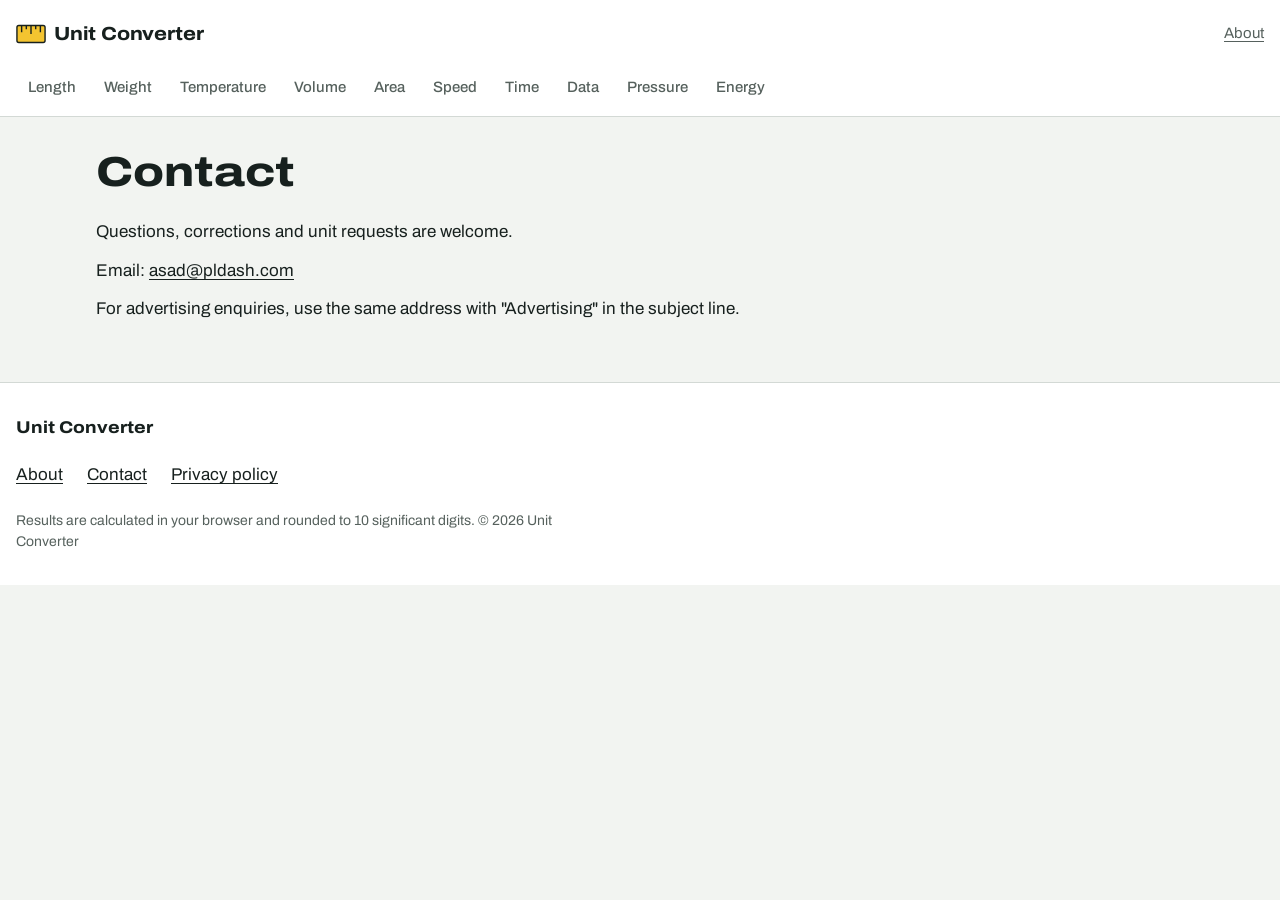
<file: public/contact.html>
<!doctype html>
<html lang="en">
<head>
<meta charset="utf-8">
<meta name="viewport" content="width=device-width, initial-scale=1">
<title>Contact | Unit Converter</title>
<meta name="description" content="Contact Unit Converter.">
<link rel="canonical" href="https://allunitconvert.online/contact.html">
<meta property="og:title" content="Contact | Unit Converter">
<meta property="og:description" content="Contact Unit Converter.">
<meta property="og:type" content="website">
<meta property="og:url" content="https://allunitconvert.online/contact.html">
<meta name="theme-color" content="#F4C430">
<link rel="icon" href="favicon.svg" type="image/svg+xml">
<link rel="preconnect" href="https://fonts.googleapis.com">
<link rel="preconnect" href="https://fonts.gstatic.com" crossorigin>
<link rel="stylesheet" href="https://fonts.googleapis.com/css2?family=Archivo:wdth,wght@62..125,400..800&display=swap">
<link rel="stylesheet" href="assets/css/style.css">
<meta name="google-adsense-account" content="ca-pub-8884353000483064">
<script async src="https://pagead2.googlesyndication.com/pagead/js/adsbygoogle.js?client=ca-pub-8884353000483064" crossorigin="anonymous"></script>
<script src="assets/js/ads-config.js"></script>
<script>(function (c, h) {
  if (!c) return;
  var live = c.showPlaceholders === false, s = c.slots || {};
  if (live) h.classList.add("ads-live");
  if (!live || (c.adsenseClient && s["rail-left"])) h.classList.add("has-rail-left");
  if (!live || (c.adsenseClient && s["rail-right"])) h.classList.add("has-rail-right");
})(window.AD_CONFIG, document.documentElement);</script>
<script src="assets/js/ads.js" defer></script>
</head>
<body>
<a class="skip" href="#main">Skip to converter</a>
<header class="site-header">
  <div class="bar">
    <a class="logo" href="./"><svg class="logo-mark" viewBox="0 0 32 32" aria-hidden="true"><rect x="1" y="7" width="30" height="18" rx="2"/><path d="M6 7v7M11 7v4M16 7v9M21 7v4M26 7v7"/></svg><span>Unit Converter</span></a>
    <a class="header-link" href="about.html">About</a>
  </div>
  <nav class="cats" aria-label="Converters"><ul><li><a href="length/">Length</a></li><li><a href="weight/">Weight</a></li><li><a href="temperature/">Temperature</a></li><li><a href="volume/">Volume</a></li><li><a href="area/">Area</a></li><li><a href="speed/">Speed</a></li><li><a href="time/">Time</a></li><li><a href="data/">Data</a></li><li><a href="pressure/">Pressure</a></li><li><a href="energy/">Energy</a></li></ul></nav>
</header>
<div class="ad-band ad-band-top"><div class="ad ad-top-banner " data-ad="top-banner" data-size="728x90"><span class="ad-label">Advertisement</span><span class="ad-ph"><span class="ad-ph-wide">Top banner, 728 × 90</span><span class="ad-ph-narrow">Top banner, 320 × 100</span></span></div></div>
<div class="layout">
  <aside class="rail rail-left" aria-label="Advertisement"><div class="ad ad-rail-left " data-ad="rail-left" data-size="160x600"><span class="ad-label">Advertisement</span><span class="ad-ph"><span class="ad-ph-wide">Vertical banner, 160 × 600</span></span></div></aside>
  <main id="main">
<article class="prose doc"><h1>Contact</h1><p>Questions, corrections and unit requests are welcome.</p>
<p>Email: <a href="mailto:asad@pldash.com">asad@pldash.com</a></p>
<p>For advertising enquiries, use the same address with "Advertising" in the subject line.</p></article>
  </main>
  <aside class="rail rail-right" aria-label="Advertisement"><div class="ad ad-rail-right " data-ad="rail-right" data-size="300x600"><span class="ad-label">Advertisement</span><span class="ad-ph"><span class="ad-ph-wide">Vertical banner, 300 × 600</span></span></div></aside>
</div>
<div class="ad-band ad-band-bottom"><div class="ad ad-bottom-banner " data-ad="bottom-banner" data-size="728x90"><span class="ad-label">Advertisement</span><span class="ad-ph"><span class="ad-ph-wide">Bottom banner, 728 × 90</span><span class="ad-ph-narrow">Bottom banner, 320 × 100</span></span></div></div>
<footer class="site-footer">
  <div class="footer-inner">
    <p class="footer-name">Unit Converter</p>
    <ul class="footer-links">
      <li><a href="about.html">About</a></li>
      <li><a href="contact.html">Contact</a></li>
      <li><a href="privacy.html">Privacy policy</a></li>
    </ul>
    <p class="footer-note">Results are calculated in your browser and rounded to 10 significant digits. &copy; 2026 Unit Converter</p>
  </div>
</footer>
<aside class="video-ad" id="video-ad" aria-label="Video advertisement" hidden>
  <div class="video-ad-head"><span class="ad-label">Advertisement</span>
    <button type="button" class="icon-btn" data-close-video aria-label="Close video ad">&times;</button></div>
  <div class="video-ad-body" data-ad="video" data-size="320x180"><span class="ad-ph">Video ad, 320 × 180</span></div>
</aside>
<div class="interstitial" id="interstitial" role="dialog" aria-modal="true" aria-label="Advertisement" hidden>
  <div class="interstitial-panel">
    <div class="interstitial-head"><span class="ad-label">Advertisement</span>
      <button type="button" class="continue-btn" data-close-interstitial>Continue to page</button></div>
    <div class="interstitial-body" data-ad="interstitial" data-size="fullscreen"><span class="ad-ph">Full-screen ad</span></div>
  </div>
</div>

</body>
</html>
</file>
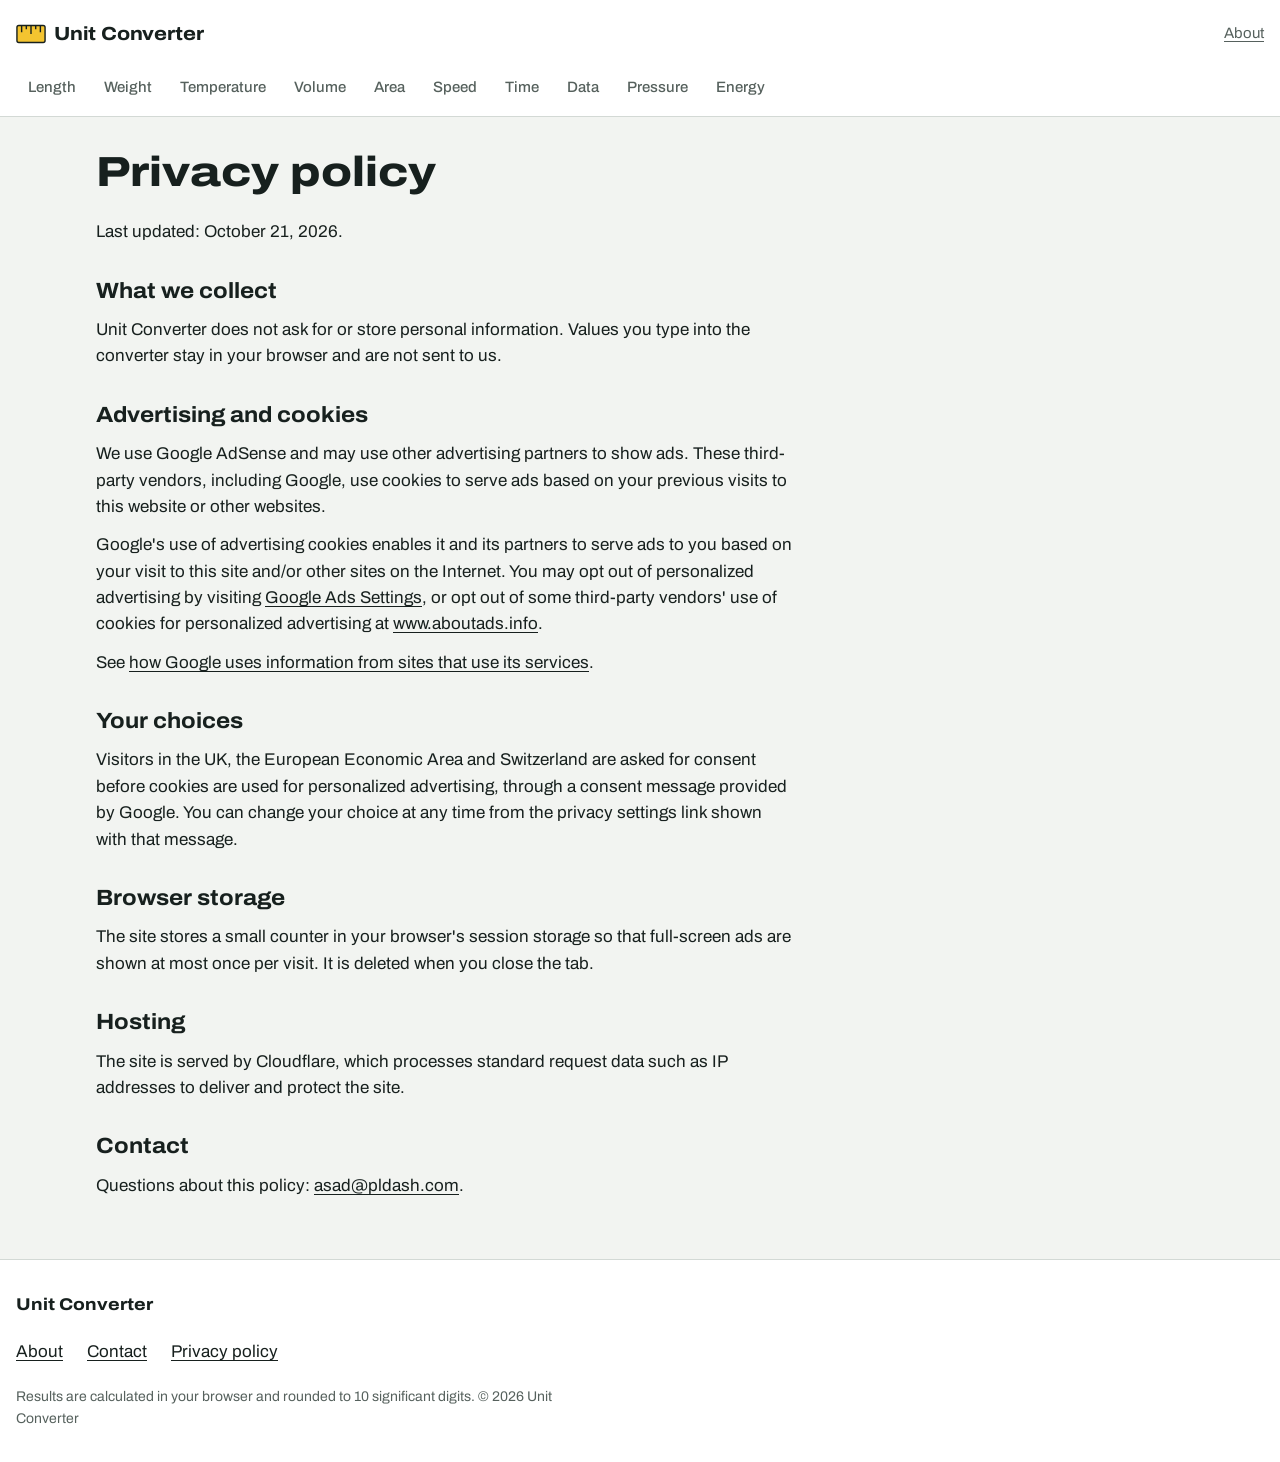
<file: public/privacy.html>
<!doctype html>
<html lang="en">
<head>
<meta charset="utf-8">
<meta name="viewport" content="width=device-width, initial-scale=1">
<title>Privacy policy | Unit Converter</title>
<meta name="description" content="How Unit Converter handles data, cookies and advertising.">
<link rel="canonical" href="https://allunitconvert.online/privacy.html">
<meta property="og:title" content="Privacy policy | Unit Converter">
<meta property="og:description" content="How Unit Converter handles data, cookies and advertising.">
<meta property="og:type" content="website">
<meta property="og:url" content="https://allunitconvert.online/privacy.html">
<meta name="theme-color" content="#F4C430">
<link rel="icon" href="favicon.svg" type="image/svg+xml">
<link rel="preconnect" href="https://fonts.googleapis.com">
<link rel="preconnect" href="https://fonts.gstatic.com" crossorigin>
<link rel="stylesheet" href="https://fonts.googleapis.com/css2?family=Archivo:wdth,wght@62..125,400..800&display=swap">
<link rel="stylesheet" href="assets/css/style.css">
<meta name="google-adsense-account" content="ca-pub-8884353000483064">
<script async src="https://pagead2.googlesyndication.com/pagead/js/adsbygoogle.js?client=ca-pub-8884353000483064" crossorigin="anonymous"></script>
<script src="assets/js/ads-config.js"></script>
<script>(function (c, h) {
  if (!c) return;
  var live = c.showPlaceholders === false, s = c.slots || {};
  if (live) h.classList.add("ads-live");
  if (!live || (c.adsenseClient && s["rail-left"])) h.classList.add("has-rail-left");
  if (!live || (c.adsenseClient && s["rail-right"])) h.classList.add("has-rail-right");
})(window.AD_CONFIG, document.documentElement);</script>
<script src="assets/js/ads.js" defer></script>
</head>
<body>
<a class="skip" href="#main">Skip to converter</a>
<header class="site-header">
  <div class="bar">
    <a class="logo" href="./"><svg class="logo-mark" viewBox="0 0 32 32" aria-hidden="true"><rect x="1" y="7" width="30" height="18" rx="2"/><path d="M6 7v7M11 7v4M16 7v9M21 7v4M26 7v7"/></svg><span>Unit Converter</span></a>
    <a class="header-link" href="about.html">About</a>
  </div>
  <nav class="cats" aria-label="Converters"><ul><li><a href="length/">Length</a></li><li><a href="weight/">Weight</a></li><li><a href="temperature/">Temperature</a></li><li><a href="volume/">Volume</a></li><li><a href="area/">Area</a></li><li><a href="speed/">Speed</a></li><li><a href="time/">Time</a></li><li><a href="data/">Data</a></li><li><a href="pressure/">Pressure</a></li><li><a href="energy/">Energy</a></li></ul></nav>
</header>
<div class="ad-band ad-band-top"><div class="ad ad-top-banner " data-ad="top-banner" data-size="728x90"><span class="ad-label">Advertisement</span><span class="ad-ph"><span class="ad-ph-wide">Top banner, 728 × 90</span><span class="ad-ph-narrow">Top banner, 320 × 100</span></span></div></div>
<div class="layout">
  <aside class="rail rail-left" aria-label="Advertisement"><div class="ad ad-rail-left " data-ad="rail-left" data-size="160x600"><span class="ad-label">Advertisement</span><span class="ad-ph"><span class="ad-ph-wide">Vertical banner, 160 × 600</span></span></div></aside>
  <main id="main">
<article class="prose doc"><h1>Privacy policy</h1><p>Last updated: October 21, 2026.</p>
<h2>What we collect</h2>
<p>Unit Converter does not ask for or store personal information. Values you type into the
converter stay in your browser and are not sent to us.</p>
<h2>Advertising and cookies</h2>
<p>We use Google AdSense and may use other advertising partners to show ads. These third-party
vendors, including Google, use cookies to serve ads based on your previous visits to this
website or other websites.</p>
<p>Google's use of advertising cookies enables it and its partners to serve ads to you based on
your visit to this site and/or other sites on the Internet. You may opt out of personalized
advertising by visiting <a href="https://www.google.com/settings/ads" rel="noopener">Google Ads Settings</a>,
or opt out of some third-party vendors' use of cookies for personalized advertising at
<a href="https://www.aboutads.info/choices/" rel="noopener">www.aboutads.info</a>.</p>
<p>See <a href="https://policies.google.com/technologies/partner-sites" rel="noopener">how Google uses
information from sites that use its services</a>.</p>
<h2>Your choices</h2>
<p>Visitors in the UK, the European Economic Area and Switzerland are asked for consent before
cookies are used for personalized advertising, through a consent message provided by Google.
You can change your choice at any time from the privacy settings link shown with that message.</p>
<h2>Browser storage</h2>
<p>The site stores a small counter in your browser's session storage so that full-screen ads are
shown at most once per visit. It is deleted when you close the tab.</p>
<h2>Hosting</h2>
<p>The site is served by Cloudflare, which processes standard request data such as IP addresses
to deliver and protect the site.</p>
<h2>Contact</h2>
<p>Questions about this policy: <a href="mailto:asad@pldash.com">asad@pldash.com</a>.</p></article>
  </main>
  <aside class="rail rail-right" aria-label="Advertisement"><div class="ad ad-rail-right " data-ad="rail-right" data-size="300x600"><span class="ad-label">Advertisement</span><span class="ad-ph"><span class="ad-ph-wide">Vertical banner, 300 × 600</span></span></div></aside>
</div>
<div class="ad-band ad-band-bottom"><div class="ad ad-bottom-banner " data-ad="bottom-banner" data-size="728x90"><span class="ad-label">Advertisement</span><span class="ad-ph"><span class="ad-ph-wide">Bottom banner, 728 × 90</span><span class="ad-ph-narrow">Bottom banner, 320 × 100</span></span></div></div>
<footer class="site-footer">
  <div class="footer-inner">
    <p class="footer-name">Unit Converter</p>
    <ul class="footer-links">
      <li><a href="about.html">About</a></li>
      <li><a href="contact.html">Contact</a></li>
      <li><a href="privacy.html">Privacy policy</a></li>
    </ul>
    <p class="footer-note">Results are calculated in your browser and rounded to 10 significant digits. &copy; 2026 Unit Converter</p>
  </div>
</footer>
<aside class="video-ad" id="video-ad" aria-label="Video advertisement" hidden>
  <div class="video-ad-head"><span class="ad-label">Advertisement</span>
    <button type="button" class="icon-btn" data-close-video aria-label="Close video ad">&times;</button></div>
  <div class="video-ad-body" data-ad="video" data-size="320x180"><span class="ad-ph">Video ad, 320 × 180</span></div>
</aside>
<div class="interstitial" id="interstitial" role="dialog" aria-modal="true" aria-label="Advertisement" hidden>
  <div class="interstitial-panel">
    <div class="interstitial-head"><span class="ad-label">Advertisement</span>
      <button type="button" class="continue-btn" data-close-interstitial>Continue to page</button></div>
    <div class="interstitial-body" data-ad="interstitial" data-size="fullscreen"><span class="ad-ph">Full-screen ad</span></div>
  </div>
</div>

</body>
</html>
</file>
<file: public/assets/css/style.css>
/* Unit Converter
   One bold element: the converter is a tape measure. Everything else stays quiet. */

@font-face {
  font-family: "Archivo Fallback";
  src: local("Arial");
  size-adjust: 104%;
}

:root {
  --paper: #F2F4F1;
  --surface: #FFFFFF;
  --ink: #17201E;
  --muted: #56615D;
  --rule: #D3D9D5;
  --tape: #F4C430;
  --tape-deep: #C99A12;
  --tape-ink: #17201E;
  --focus: #1E5E8C;
  --ad-bg: #E6EAE7;
  --ad-hatch: #D7DDD9;
  --scrim: rgba(23, 32, 30, 0.88);

  --font: "Archivo", "Archivo Fallback", system-ui, sans-serif;
  --s1: 4px; --s2: 8px; --s3: 12px; --s4: 16px; --s5: 24px; --s6: 32px; --s7: 48px; --s8: 64px;
  --radius-tape: 10px;
  --radius-control: 6px;
  color-scheme: light;
}

@media (prefers-color-scheme: dark) {
  :root:not([data-theme="light"]) {
    --paper: #141A19;
    --surface: #1B2321;
    --ink: #E7ECE9;
    --muted: #A3AEA9;
    --rule: #2E3835;
    --focus: #7CB8E4;
    --ad-bg: #1B2321;
    --ad-hatch: #25302D;
    color-scheme: dark;
  }
}
:root[data-theme="dark"] {
  --paper: #141A19;
  --surface: #1B2321;
  --ink: #E7ECE9;
  --muted: #A3AEA9;
  --rule: #2E3835;
  --focus: #7CB8E4;
  --ad-bg: #1B2321;
  --ad-hatch: #25302D;
  color-scheme: dark;
}

*, *::before, *::after { box-sizing: border-box; }

html { -webkit-text-size-adjust: 100%; }

body {
  margin: 0;
  background: var(--paper);
  color: var(--ink);
  font-family: var(--font);
  font-size: 17px;
  line-height: 1.55;
  font-variation-settings: "wdth" 100;
}

a { color: inherit; text-decoration-thickness: 1px; text-underline-offset: 3px; }
a:hover { text-decoration-thickness: 2px; }

:focus-visible {
  outline: 2px solid var(--focus);
  outline-offset: 2px;
}

.skip {
  position: absolute;
  left: var(--s4);
  top: -100px;
  background: var(--ink);
  color: var(--paper);
  padding: var(--s2) var(--s4);
  border-radius: var(--radius-control);
  z-index: 100;
}
.skip:focus { top: var(--s2); }

/* ------------------------------------------------------------ header */

.site-header {
  background: var(--surface);
  border-bottom: 1px solid var(--rule);
}

.bar {
  max-width: 1440px;
  margin: 0 auto;
  padding: var(--s3) var(--s4);
  display: flex;
  align-items: center;
  justify-content: space-between;
  gap: var(--s4);
}

.logo {
  display: inline-flex;
  align-items: center;
  gap: var(--s2);
  text-decoration: none;
  font-weight: 750;
  font-stretch: 112%;
  font-variation-settings: "wdth" 112;
  font-size: 19px;
  letter-spacing: -0.01em;
}
.logo-mark { width: 30px; height: 30px; flex: none; }
.logo-mark rect { fill: var(--tape); stroke: var(--tape-ink); stroke-width: 1.5; }
.logo-mark path { stroke: var(--tape-ink); stroke-width: 1.5; fill: none; }

.header-link {
  font-size: 15px;
  color: var(--muted);
  min-height: 44px;
  display: inline-flex;
  align-items: center;
}

.cats { max-width: 1440px; margin: 0 auto; }
.cats ul {
  list-style: none;
  margin: 0;
  padding: 0 var(--s4) var(--s2);
  display: flex;
  gap: var(--s1);
  overflow-x: auto;
  scrollbar-width: none;
}
.cats ul::-webkit-scrollbar { display: none; }
.cats a {
  display: inline-flex;
  align-items: center;
  min-height: 40px;
  padding: 0 var(--s3);
  border-radius: var(--radius-control);
  text-decoration: none;
  font-size: 15px;
  font-weight: 500;
  white-space: nowrap;
  color: var(--muted);
}
.cats a:hover { color: var(--ink); background: var(--paper); }
.cats a[aria-current="page"] {
  background: var(--tape);
  color: var(--tape-ink);
  font-weight: 650;
}

/* ------------------------------------------------------------ layout */

.layout {
  max-width: 1440px;
  margin: 0 auto;
  padding: 0 var(--s4);
  display: grid;
  grid-template-columns: minmax(0, 1fr);
  gap: var(--s6);
}

.rail { display: none; }

/* Capped so the page stays centred and readable when no vertical banners are shown. */
main { min-width: 0; width: 100%; max-width: 1088px; justify-self: center; padding-bottom: var(--s7); }
main > * + * { margin-top: var(--s7); }

/* A rail only takes a column when it has an ad to show: the head script adds
   has-rail-left / has-rail-right to <html> for rails with an ad unit ID (or placeholders on). */
@media (min-width: 1100px) {
  .has-rail-right .layout { grid-template-columns: minmax(0, 1fr) 300px; }
  .has-rail-right .rail-right { display: block; }
  .rail-right .ad { position: sticky; top: var(--s4); }
}
@media (min-width: 1400px) {
  .has-rail-left .layout { grid-template-columns: 160px minmax(0, 1fr); }
  .has-rail-left.has-rail-right .layout { grid-template-columns: 160px minmax(0, 1fr) 300px; }
  .has-rail-left .rail-left { display: block; }
  .rail-left .ad { position: sticky; top: var(--s4); }
}

/* ------------------------------------------------------------ the tape */

.tape {
  --tick-shift: 0px;
  position: relative;
  margin-top: var(--s5);
  background: var(--tape);
  color: var(--tape-ink);
  border-radius: var(--radius-tape);
  box-shadow: inset 0 -4px 0 var(--tape-deep);
  overflow: hidden;
}

.tape-ticks {
  height: 22px;
  background-image:
    repeating-linear-gradient(90deg, var(--tape-ink) 0 2px, transparent 2px 48px),
    repeating-linear-gradient(90deg, var(--tape-ink) 0 1px, transparent 1px 24px),
    repeating-linear-gradient(90deg, var(--tape-ink) 0 1px, transparent 1px 6px);
  background-size: 100% 20px, 100% 13px, 100% 7px;
  background-repeat: repeat-x;
  background-position: var(--tick-shift) 0, var(--tick-shift) 0, var(--tick-shift) 0;
  transition: background-position 520ms cubic-bezier(0.2, 0.8, 0.2, 1);
}

.tape-inner { padding: var(--s4) var(--s5) var(--s5); }

.tape h1 {
  margin: 0 0 var(--s4);
  font-size: clamp(26px, 2.2vw + 16px, 38px);
  line-height: 1.1;
  font-weight: 800;
  font-stretch: 118%;
  font-variation-settings: "wdth" 118;
  letter-spacing: -0.015em;
}

.tape-form {
  display: grid;
  grid-template-columns: minmax(0, 1fr) minmax(0, 1.35fr) auto minmax(0, 1.35fr);
  gap: var(--s3);
  align-items: end;
}

.field { display: grid; gap: var(--s1); min-width: 0; }
.field > span { font-size: 14px; font-weight: 600; }
.field-cat { grid-column: 1 / -1; max-width: 280px; }

.tape input,
.tape select {
  width: 100%;
  height: 52px;
  border: 2px solid var(--tape-ink);
  border-radius: var(--radius-control);
  background: #FFFBEA;
  color: var(--tape-ink);
  font: inherit;
  font-size: 18px;
  padding: 0 var(--s3);
}
.tape input {
  font-weight: 650;
  font-variant-numeric: tabular-nums;
}
.tape select {
  appearance: none;
  padding-right: 40px;
  text-overflow: ellipsis;
  cursor: pointer;
  background-image: url("data:image/svg+xml,%3Csvg xmlns='http://www.w3.org/2000/svg' width='12' height='8' viewBox='0 0 12 8'%3E%3Cpath d='M1 1.5 6 6.5l5-5' fill='none' stroke='%2317201E' stroke-width='2'/%3E%3C/svg%3E");
  background-repeat: no-repeat;
  background-position: right 14px center;
}
.tape :focus-visible { outline-color: var(--tape-ink); outline-width: 3px; }
.tape.is-invalid input { border-style: dashed; }

.swap {
  width: 52px;
  height: 52px;
  border: 0;
  border-radius: 50%;
  background: var(--tape-ink);
  color: var(--tape);
  display: grid;
  place-items: center;
  cursor: pointer;
  transition: transform 300ms cubic-bezier(0.2, 0.8, 0.2, 1);
}
.swap svg { width: 22px; height: 22px; fill: none; stroke: currentColor; stroke-width: 2; stroke-linecap: round; stroke-linejoin: round; }
.swap.is-flipped { transform: rotate(180deg); }

.result {
  display: flex;
  flex-wrap: wrap;
  align-items: baseline;
  column-gap: var(--s3);
  margin: var(--s5) 0 var(--s3);
  min-height: 1em;
}
.result-num {
  font-size: clamp(52px, 6vw + 24px, 104px);
  line-height: 0.95;
  font-weight: 760;
  font-stretch: 72%;
  font-variation-settings: "wdth" 72;
  font-variant-numeric: tabular-nums lining-nums;
  letter-spacing: -0.01em;
  overflow-wrap: anywhere;
}
.result-num sup { font-size: 0.45em; vertical-align: 0.9em; }
.result-unit { font-size: 21px; font-weight: 550; }

.tape-foot {
  display: flex;
  flex-wrap: wrap;
  align-items: center;
  justify-content: space-between;
  gap: var(--s3);
  border-top: 2px solid var(--tape-ink);
  padding-top: var(--s3);
}
.formula { margin: 0; font-size: 15px; }
.formula sup { font-size: 0.7em; }

.copy {
  min-height: 44px;
  padding: 0 var(--s4);
  border: 2px solid var(--tape-ink);
  border-radius: var(--radius-control);
  background: transparent;
  color: var(--tape-ink);
  font: inherit;
  font-size: 15px;
  font-weight: 650;
  cursor: pointer;
}
.copy:hover { background: var(--tape-ink); color: var(--tape); }

/* Narrow screens: full-width unit menus stacked, swap button beside them. */
@media (max-width: 639px) {
  .tape-inner { padding: var(--s3) var(--s4) var(--s4); }
  .tape-form {
    grid-template-columns: minmax(0, 1fr) auto;
    grid-template-areas: "value value" "from swap" "to swap";
  }
  .tape-form:has(.field-cat) { grid-template-areas: "cat cat" "value value" "from swap" "to swap"; }
  .field-cat { grid-area: cat; max-width: none; }
  .field-value { grid-area: value; }
  .field-from { grid-area: from; }
  .field-to { grid-area: to; }
  .swap { grid-area: swap; align-self: center; }
}

/* ------------------------------------------------------------ all-units table */

.all-units h2,
.prose h2 {
  font-size: 22px;
  line-height: 1.25;
  font-weight: 720;
  font-stretch: 108%;
  font-variation-settings: "wdth" 108;
  margin: 0 0 var(--s3);
}

.all-units table { width: 100%; border-collapse: collapse; }
.all-units th,
.all-units td {
  padding: 10px var(--s3);
  border-bottom: 1px solid var(--rule);
  text-align: left;
  font-weight: 400;
}
.all-units td { text-align: right; font-variant-numeric: tabular-nums; font-weight: 600; }
.all-units td sup { font-size: 0.7em; }
.all-units .sym { color: var(--muted); font-weight: 400; margin-left: 2px; }
.all-units tr.is-current th { box-shadow: inset 4px 0 0 var(--tape); font-weight: 650; }
.all-units tr.is-current { background: var(--surface); }

/* ------------------------------------------------------------ prose */

.prose { max-width: 70ch; }
.prose p { margin: 0 0 var(--s3); }

.doc { padding-top: var(--s6); }
.doc h1 {
  font-size: clamp(30px, 2vw + 20px, 42px);
  font-weight: 800;
  font-stretch: 118%;
  font-variation-settings: "wdth" 118;
  line-height: 1.1;
  margin: 0 0 var(--s5);
}
.doc h2 { margin-top: var(--s6); }

.pairs {
  list-style: none;
  margin: 0;
  padding: 0;
  display: grid;
  grid-template-columns: repeat(auto-fill, minmax(260px, 1fr));
  column-gap: var(--s6);
}
.pairs li {
  display: flex;
  justify-content: space-between;
  align-items: baseline;
  gap: var(--s3);
  padding: 10px 0;
  border-bottom: 1px solid var(--rule);
}
.pairs a { font-weight: 600; }
.pairs span { color: var(--muted); font-size: 15px; font-variant-numeric: tabular-nums; text-align: right; }

.ref { border-collapse: collapse; min-width: min(100%, 420px); }
.ref th, .ref td { padding: 8px var(--s4) 8px 0; border-bottom: 1px solid var(--rule); text-align: left; font-variant-numeric: tabular-nums; }
.ref th { font-weight: 650; border-bottom: 2px solid var(--ink); }

.cat-list {
  list-style: none;
  margin: 0;
  padding: 0;
  display: grid;
  grid-template-columns: repeat(auto-fill, minmax(240px, 1fr));
  gap: 0 var(--s6);
}
.cat-list a {
  display: grid;
  gap: 2px;
  padding: var(--s3) 0 var(--s4);
  border-top: 2px solid var(--ink);
  text-decoration: none;
}
.cat-list strong { font-size: 19px; font-weight: 720; }
.cat-list a:hover strong { text-decoration: underline; text-underline-offset: 3px; }
.cat-ex { font-variant-numeric: tabular-nums; font-weight: 550; }
.cat-ex sup { font-size: 0.7em; }
.cat-units { color: var(--muted); font-size: 15px; }

.faq details { border-bottom: 1px solid var(--rule); }
.faq summary {
  list-style: none;
  cursor: pointer;
  padding: var(--s3) 32px var(--s3) 0;
  font-weight: 600;
  position: relative;
  min-height: 44px;
}
.faq summary::-webkit-details-marker { display: none; }
.faq summary::after {
  content: "";
  position: absolute;
  right: 6px;
  top: 50%;
  width: 12px;
  height: 12px;
  margin-top: -6px;
  background:
    linear-gradient(currentColor, currentColor) center / 12px 2px no-repeat,
    linear-gradient(currentColor, currentColor) center / 2px 12px no-repeat;
  transition: transform 200ms ease-out;
}
.faq details[open] summary::after { transform: rotate(45deg); }
.faq details p { margin: 0 0 var(--s4); color: var(--muted); }

/* ------------------------------------------------------------ ad slots */

.ad {
  --ad-w: 300px;
  --ad-h: 250px;
  position: relative;
  width: min(100%, var(--ad-w));
  min-height: var(--ad-h);
  margin: 0 auto;
  display: grid;
  place-items: center;
  background: repeating-linear-gradient(135deg, var(--ad-bg) 0 10px, var(--ad-hatch) 10px 11px);
  border: 1px solid var(--rule);
  border-radius: 4px;
  overflow: hidden;
}
.ad-label {
  position: absolute;
  top: 4px;
  left: 8px;
  font-size: 12px;
  color: var(--muted);
}
.ad-ph { font-size: 14px; color: var(--muted); text-align: center; padding: var(--s5) var(--s3) var(--s3); }

.ad-ph-narrow { display: none; }
@media (max-width: 767px) {
  .ad-ph-wide:has(+ .ad-ph-narrow) { display: none; }
  .ad-ph-narrow { display: inline; }
}

.ad.is-filled { background: none; border: 0; display: block; }
.ad.is-filled .ad-label { position: static; display: block; text-align: center; padding-bottom: 2px; }
.ad.is-empty { display: none; }

.ad-top-banner, .ad-bottom-banner, .ad-in-content { --ad-w: 728px; --ad-h: 90px; }
.ad-rail-right { --ad-w: 300px; --ad-h: 600px; }
.ad-rail-left { --ad-w: 160px; --ad-h: 600px; }

@media (max-width: 767px) {
  .ad-top-banner, .ad-bottom-banner, .ad-in-content { --ad-w: 320px; --ad-h: 100px; }
}

.ad-band { max-width: 1440px; margin: 0 auto; padding: var(--s4); }
.ad-band-top { padding-bottom: 0; }
.ad-band-inline { padding: 0; }
.ad-band:has(.ad.is-empty) { display: none; }

/* Live mode (showPlaceholders: false): a slot without an ad takes no space from the
   first paint. It keeps its width so AdSense can size an ad into it once it has a unit ID. */
.ads-live .ad:not(.is-filled) {
  min-height: 0;
  height: 0;
  border: 0;
  background: none;
}
.ads-live .ad:not(.is-filled) > * { display: none; }
.ads-live .ad-band:not(:has(.is-filled)) { padding: 0; }
.ads-live main > .ad-tiles:not(:has(.is-filled)),
.ads-live main > .ad-band-inline:not(:has(.is-filled)) { margin-top: 0; gap: 0; }
/* AdSense had no ad to show for this slot: hide it, label included. */
.ad:has(ins[data-ad-status="unfilled"]) { display: none; }

.ad-tiles {
  display: grid;
  grid-template-columns: repeat(auto-fill, minmax(300px, 1fr));
  gap: var(--s4);
  justify-items: center;
}
.ad-tiles:not(:has(.ad:not(.is-empty))) { display: none; }
@media (max-width: 699px) {
  .tile-wide-only { display: none; }
}

/* Floating video ad, bottom right. Kept small so it never covers the converter. */
.video-ad {
  position: fixed;
  right: var(--s4);
  bottom: var(--s4);
  width: 320px;
  z-index: 50;
  background: var(--surface);
  border: 1px solid var(--rule);
  border-radius: 8px;
  box-shadow: 0 10px 30px rgba(23, 32, 30, 0.22);
  overflow: hidden;
  animation: rise 260ms cubic-bezier(0.2, 0.8, 0.2, 1);
}
.video-ad[hidden] { display: none; }
.video-ad-head {
  display: flex;
  justify-content: space-between;
  align-items: center;
  padding: 0 0 0 var(--s3);
}
.video-ad-head .ad-label { position: static; }
.video-ad-body {
  aspect-ratio: 16 / 9;
  display: grid;
  place-items: center;
  background: repeating-linear-gradient(135deg, var(--ad-bg) 0 10px, var(--ad-hatch) 10px 11px);
}
.video-ad-body video, .video-ad-body img, .video-ad-body iframe { width: 100%; height: 100%; display: block; object-fit: cover; border: 0; }
.video-ad-body .ad-ph { padding: 0; }

.icon-btn {
  width: 44px;
  height: 36px;
  border: 0;
  background: none;
  color: var(--ink);
  font-size: 24px;
  line-height: 1;
  cursor: pointer;
}

@media (max-width: 480px) {
  .video-ad { width: 240px; right: var(--s3); bottom: var(--s3); }
}
body.has-video-ad { padding-bottom: 200px; }

@keyframes rise {
  from { transform: translateY(16px); opacity: 0; }
  to { transform: none; opacity: 1; }
}

/* Full-screen ad, shown between pages at most once per visit. */
.interstitial {
  position: fixed;
  inset: 0;
  z-index: 90;
  background: var(--scrim);
  display: grid;
  place-items: center;
  padding: var(--s4);
}
.interstitial[hidden] { display: none; }
.interstitial-panel {
  width: min(100%, 800px);
  height: min(100%, 640px);
  display: grid;
  grid-template-rows: auto 1fr;
  background: var(--surface);
  border-radius: var(--radius-tape);
  overflow: hidden;
}
.interstitial-head {
  display: flex;
  justify-content: space-between;
  align-items: center;
  gap: var(--s3);
  padding: var(--s2) var(--s2) var(--s2) var(--s4);
  border-bottom: 1px solid var(--rule);
}
.interstitial-head .ad-label { position: static; font-size: 13px; }
.continue-btn {
  min-height: 44px;
  padding: 0 var(--s4);
  border: 0;
  border-radius: var(--radius-control);
  background: var(--tape);
  color: var(--tape-ink);
  font: inherit;
  font-size: 15px;
  font-weight: 700;
  cursor: pointer;
}
.interstitial-body {
  display: grid;
  place-items: center;
  min-height: 0;
  background: repeating-linear-gradient(135deg, var(--ad-bg) 0 10px, var(--ad-hatch) 10px 11px);
}
.interstitial-body img, .interstitial-body iframe { max-width: 100%; max-height: 100%; display: block; border: 0; }
body.has-interstitial { overflow: hidden; }

/* ------------------------------------------------------------ footer */

.site-footer {
  border-top: 1px solid var(--rule);
  background: var(--surface);
}
.footer-inner {
  max-width: 1440px;
  margin: 0 auto;
  padding: var(--s6) var(--s4);
  display: grid;
  gap: var(--s3);
}
.footer-name { margin: 0; font-weight: 750; font-stretch: 112%; font-variation-settings: "wdth" 112; }
.footer-links { list-style: none; margin: 0; padding: 0; display: flex; flex-wrap: wrap; gap: var(--s1) var(--s5); }
.footer-links a { display: inline-flex; min-height: 44px; align-items: center; }
.footer-note { margin: 0; font-size: 14px; color: var(--muted); max-width: 70ch; }

@media (prefers-reduced-motion: reduce) {
  *, *::before, *::after {
    animation-duration: 0.01ms !important;
    transition-duration: 0.01ms !important;
  }
}
</file>
